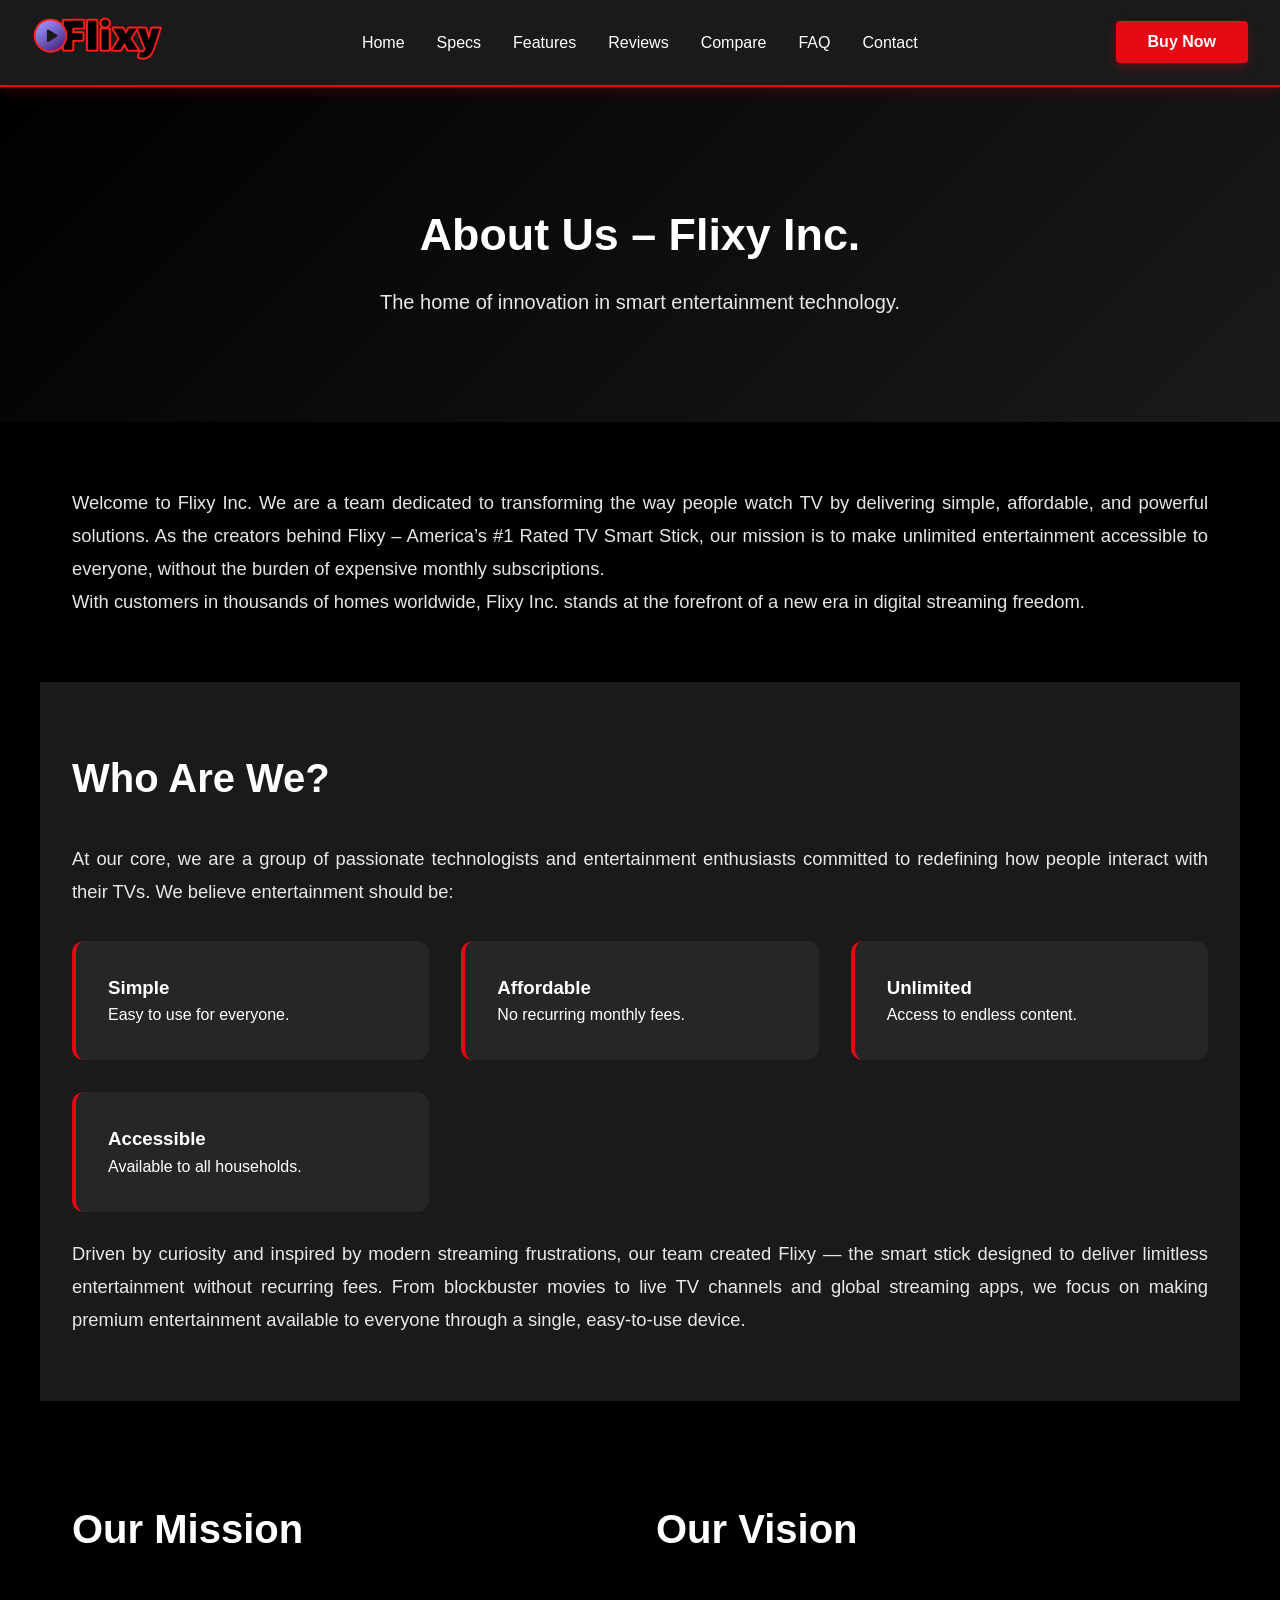
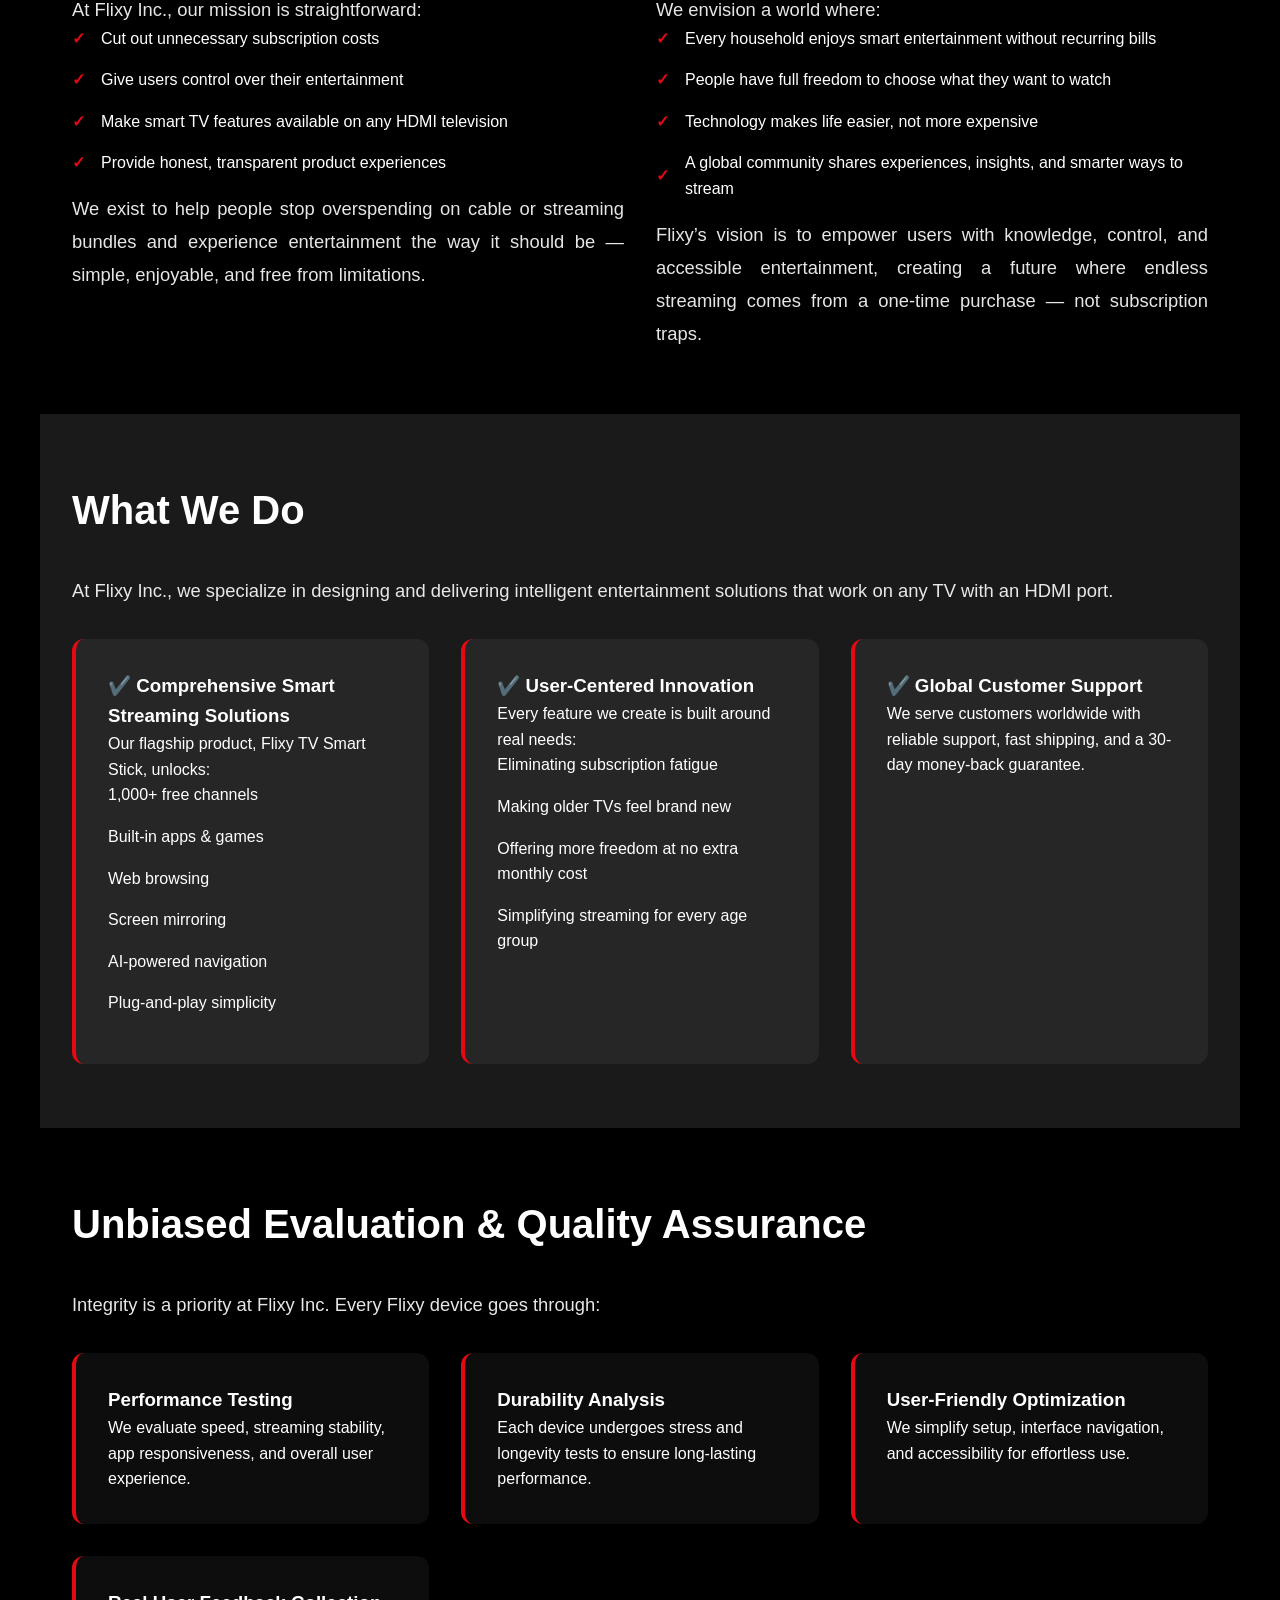
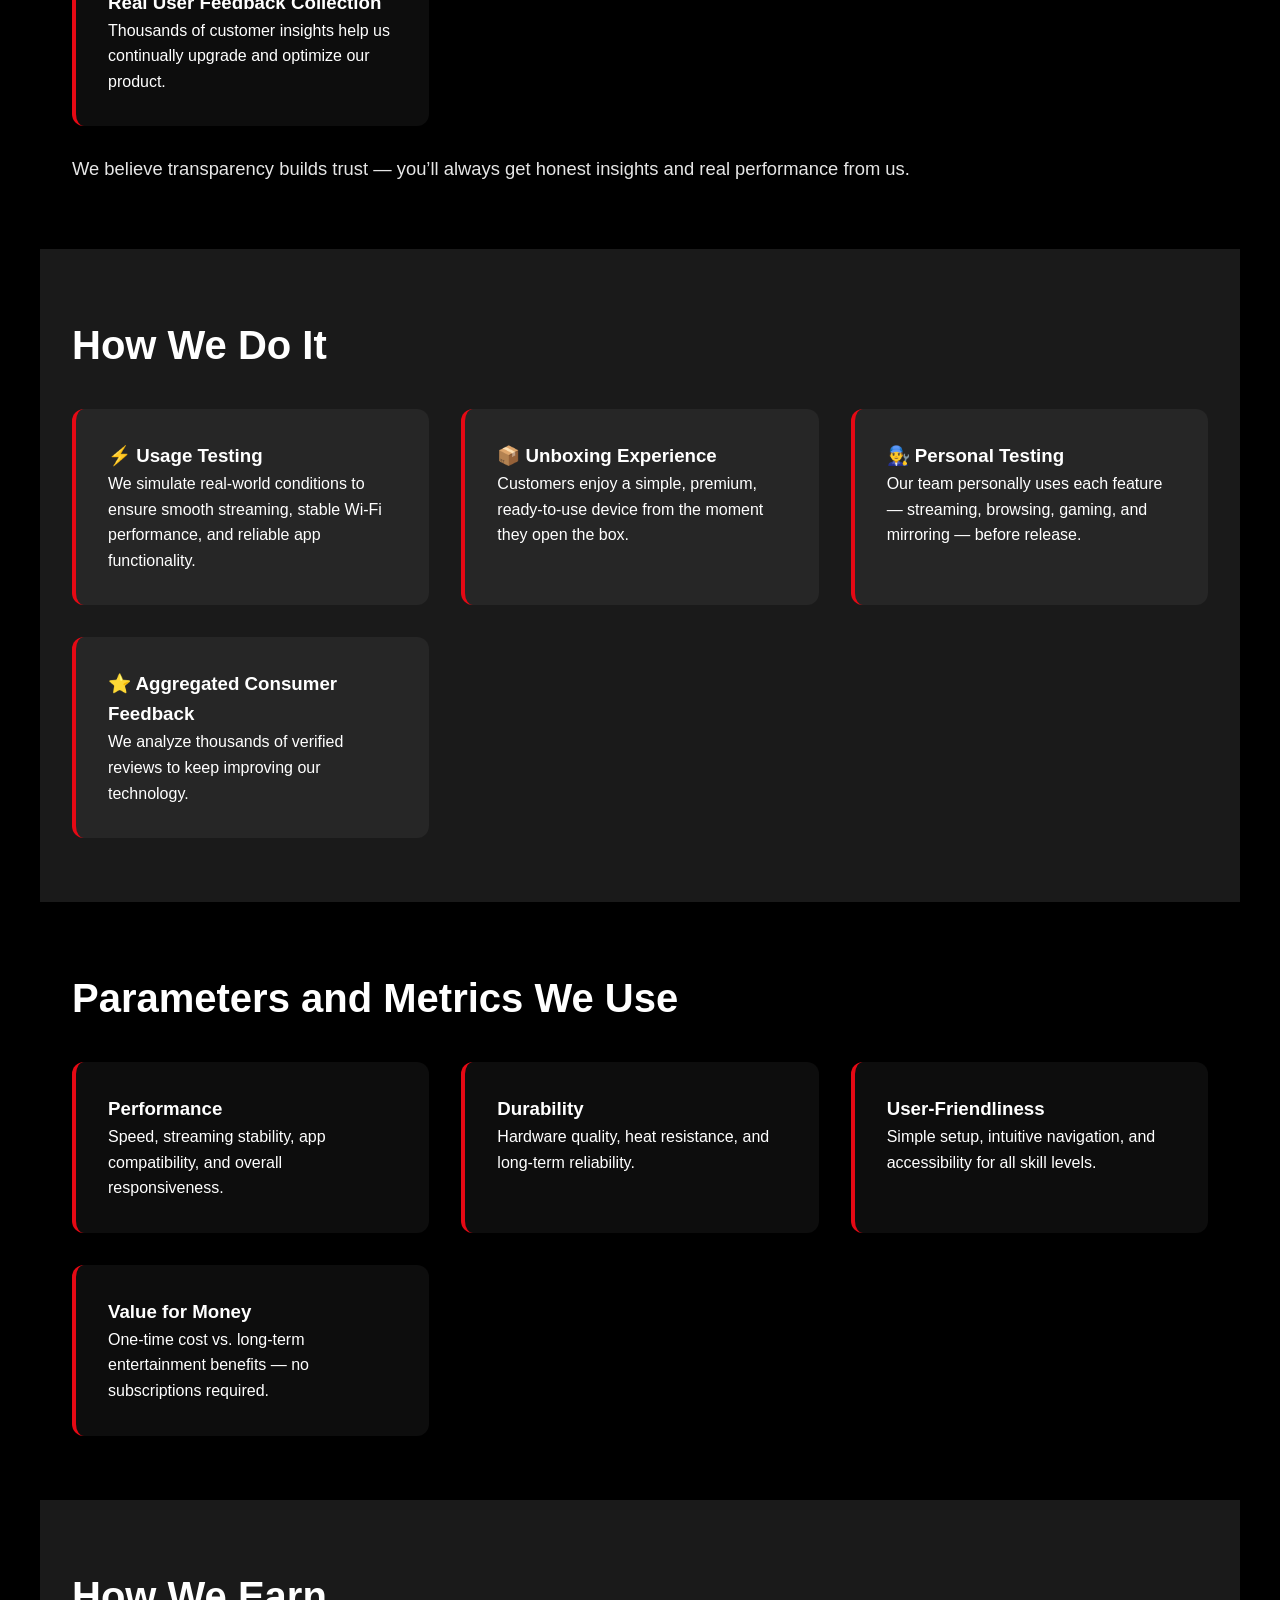
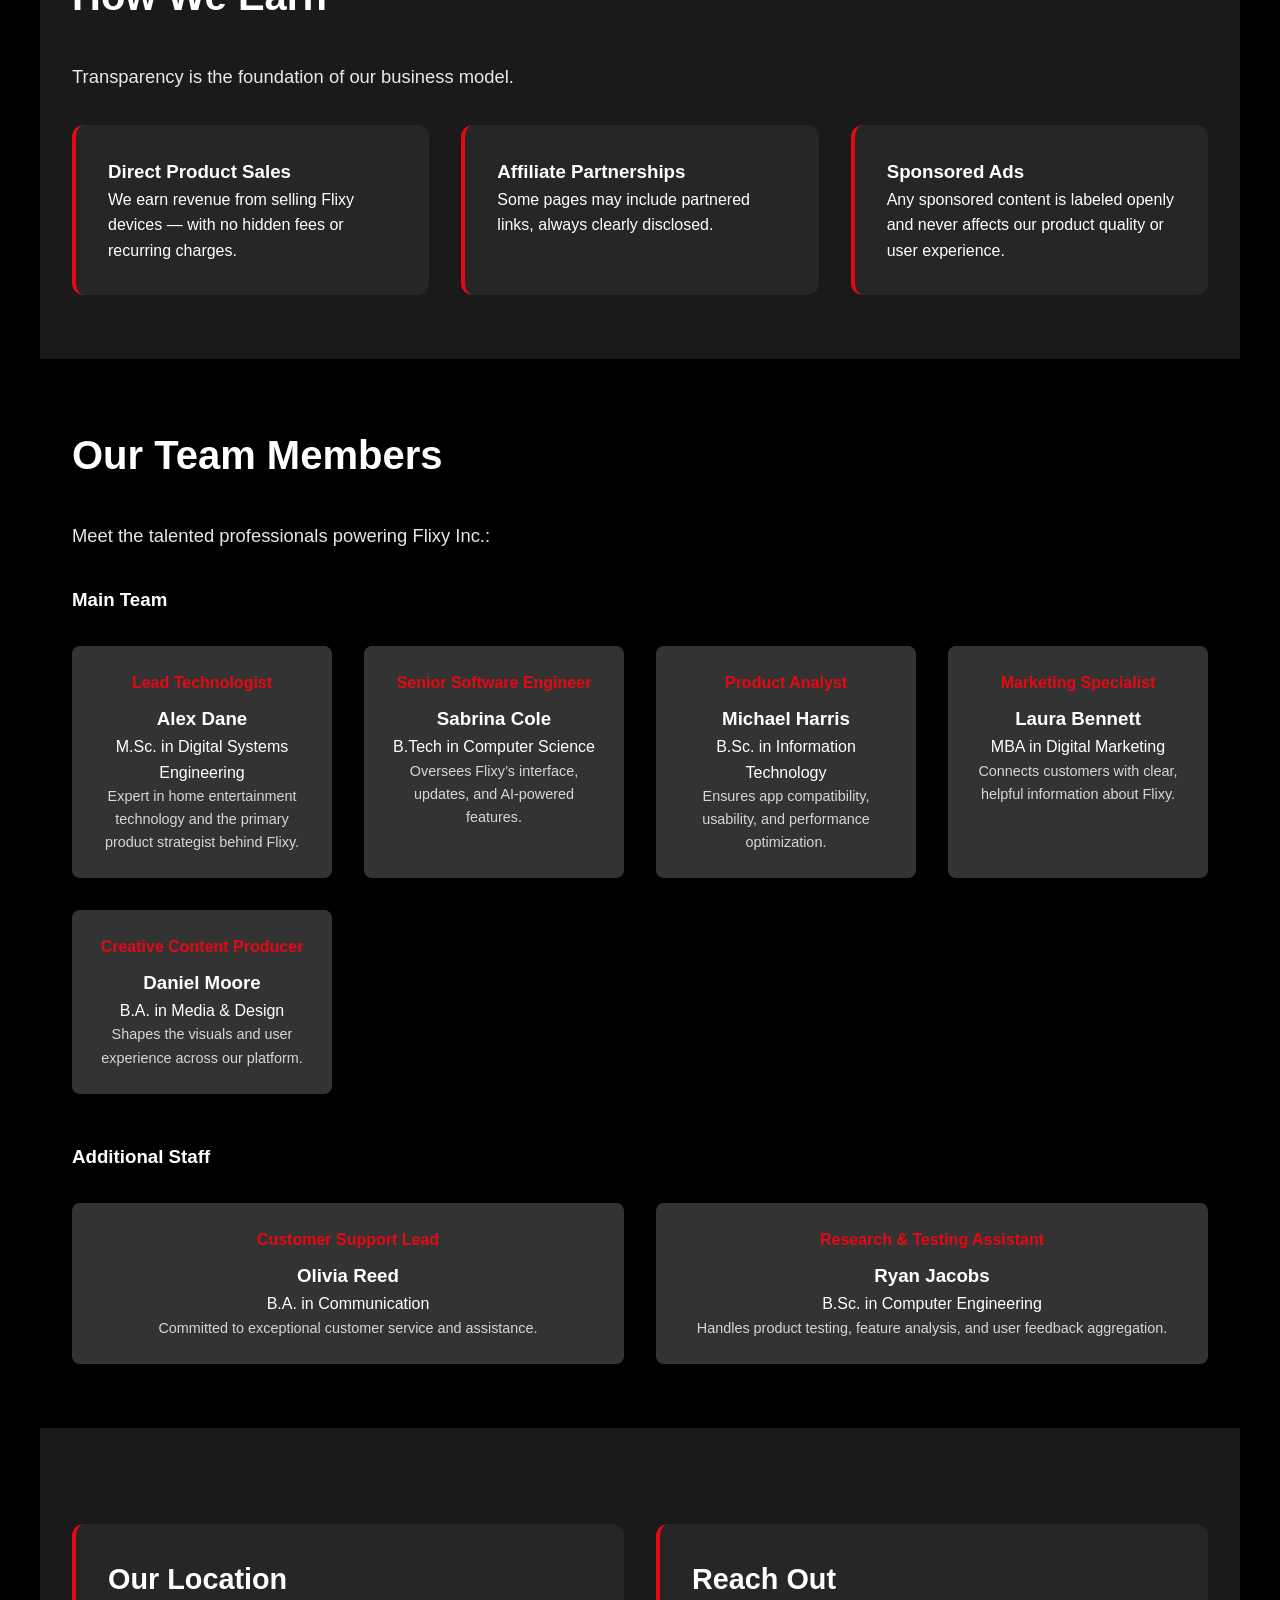
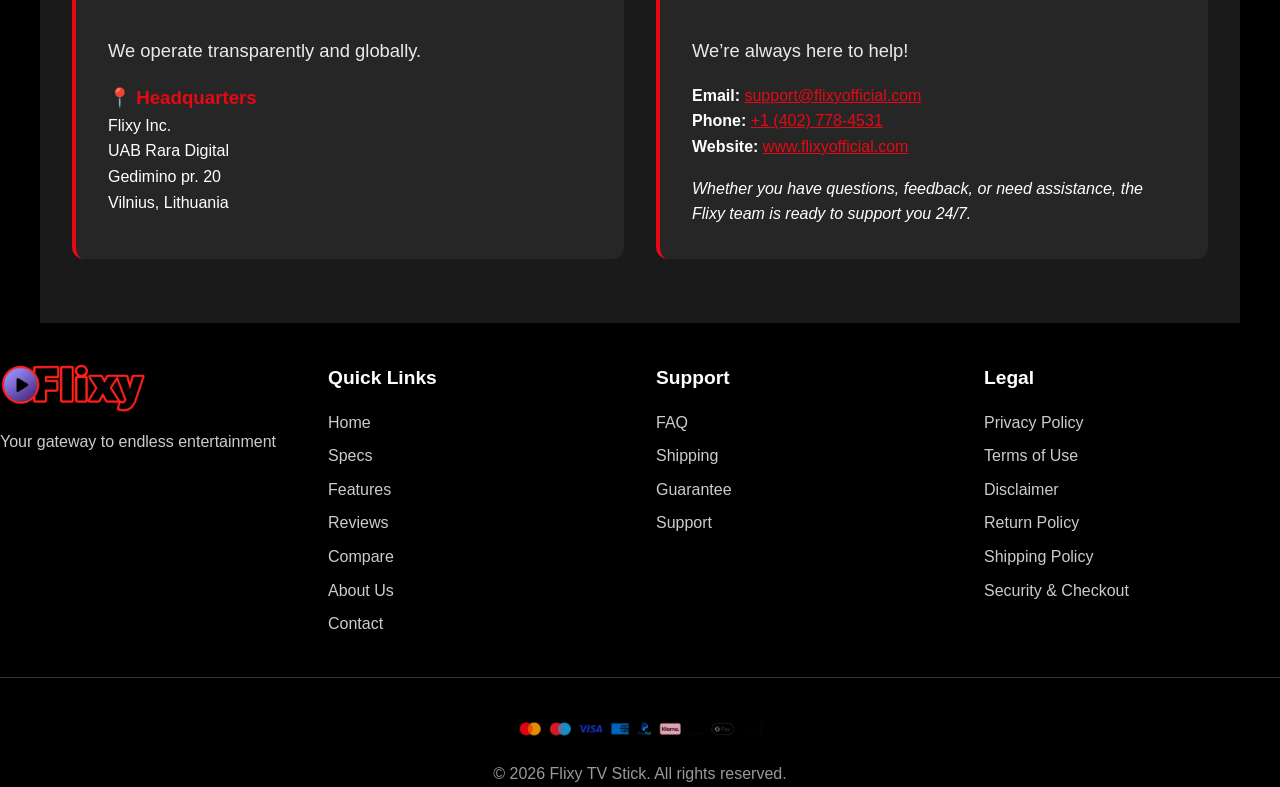
<file: AboutUs.html>
<!DOCTYPE html>
<html lang="en">
  <head>
    <!-- ================== BASIC SEO META ================== -->
    <title>About Us – Flixy Inc. | Innovation in Smart Entertainment</title>

    <meta
      name="description"
      content="Learn about Flixy Inc., the team behind the #1 Rated TV Smart Stick. Our mission is to make unlimited entertainment accessible to everyone without monthly fees."
    />

    <meta
      name="keywords"
      content="About Flixy, Flixy Inc, Flixy mission, smart entertainment, no subscription TV, Flixy team, Flixy vision"
    />

    <meta name="robots" content="index,follow" />
    <meta name="viewport" content="width=device-width, initial-scale=1" />
    <meta charset="UTF-8" />

    <!-- Canonical URL -->
    <link rel="canonical" href="https://www.flixyofficial.com/AboutUs.html" />

    <!-- ================ OPEN GRAPH (FACEBOOK & SOCIAL) ================ -->
    <meta property="og:type" content="website" />
    <meta property="og:title" content="About Us – Flixy Inc." />
    <meta
      property="og:description"
      content="We are dedicated to transforming the way people watch TV by delivering simple, affordable, and powerful solutions without monthly subscriptions."
    />
    <meta
      property="og:url"
      content="https://www.flixyofficial.com/AboutUs.html"
    />
    <meta
      property="og:image"
      content="https://www.flixyofficial.com/Images/Hero/productImage.png"
    />
    <meta property="og:site_name" content="Flixy" />
    <meta property="og:locale" content="en_US" />

    <!-- ================== TWITTER CARD ================== -->
    <meta name="twitter:card" content="summary_large_image" />
    <meta name="twitter:title" content="About Us – Flixy Inc." />
    <meta
      name="twitter:description"
      content="Discover the story behind Flixy TV Stick and our mission to provide free, unlimited entertainment for everyone."
    />
    <meta
      name="twitter:image"
      content="https://www.flixyofficial.com/Images/Hero/productImage.png"
    />

    <link rel="stylesheet" href="styles.css" />
    <style>
      /* Inline styles for About Us specific layout, to be moved to styles.css later if needed */
      .about-hero {
        padding: 8rem 2rem 4rem;
        background: linear-gradient(
          135deg,
          var(--primary-black) 0%,
          var(--deep-charcoal) 100%
        );
        text-align: center;
      }

      .about-section {
        padding: 4rem 2rem;
        max-width: 1200px;
        margin: 0 auto;
      }

      .about-grid {
        display: grid;
        grid-template-columns: repeat(auto-fit, minmax(300px, 1fr));
        gap: 2rem;
        margin-top: 2rem;
      }

      .about-card {
        background: rgba(255, 255, 255, 0.05);
        padding: 2rem;
        border-radius: 12px;
        border-left: 4px solid var(--netflix-red);
      }

      .team-grid {
        display: grid;
        grid-template-columns: repeat(auto-fit, minmax(250px, 1fr));
        gap: 2rem;
        margin-top: 2rem;
      }

      .team-member {
        background: var(--soft-graphite);
        padding: 1.5rem;
        border-radius: 8px;
        text-align: center;
        transition: transform 0.3s ease;
      }

      .team-member:hover {
        transform: translateY(-5px);
      }

      .team-role {
        color: var(--netflix-red);
        font-weight: 600;
        margin-bottom: 0.5rem;
        display: block;
      }

      .value-list {
        list-style: none;
        padding: 0;
        text-align: left;
      }

      .value-list li {
        margin-bottom: 1rem;
        display: flex;
        align-items: center;
        gap: 1rem;
      }

      .value-icon {
        color: var(--netflix-red);
        font-weight: bold;
      }
    </style>
  </head>
  <body>
    <!-- Sticky Navbar -->
    <nav class="navbar">
      <div class="nav-container">
        <div class="nav-logo">
          <a href="index.html">
            <img
              src="Images/Hero/logo.png"
              alt="Flixy TV Stick Logo"
              class="logo-img"
            />
          </a>
        </div>
        <button class="nav-toggle" aria-label="Toggle navigation">
          <span></span>
          <span></span>
          <span></span>
        </button>
        <div class="nav-links">
          <a href="index.html#home">Home</a>
          <a href="index.html#specs">Specs</a>
          <a href="index.html#key-features">Features</a>
          <a href="index.html#reviews">Reviews</a>
          <a href="index.html#comparison">Compare</a>
          <a href="index.html#faq">FAQ</a>
          <a href="index.html#contact">Contact</a>
        </div>
        <div class="nav-cta">
          <button
            class="buy-btn"
            onclick="window.location.href='http://secureofficialsite.store/buy-flixy'"
          >
            Buy Now
          </button>
        </div>
      </div>
    </nav>

    <!-- Main Content -->
    <main class="main-content">
      <!-- Hero Section -->
      <section class="about-hero">
        <h1 class="hero-title">About Us – Flixy Inc.</h1>
        <p class="hero-subtitle">
          The home of innovation in smart entertainment technology.
        </p>
      </section>

      <!-- Introduction -->
      <section class="about-section">
        <div class="about-content">
          <p class="features-description">
            Welcome to Flixy Inc. We are a team dedicated to transforming the
            way people watch TV by delivering simple, affordable, and powerful
            solutions. As the creators behind Flixy – America’s #1 Rated TV
            Smart Stick, our mission is to make unlimited entertainment
            accessible to everyone, without the burden of expensive monthly
            subscriptions.
          </p>
          <p class="features-description">
            With customers in thousands of homes worldwide, Flixy Inc. stands at
            the forefront of a new era in digital streaming freedom.
          </p>
        </div>
      </section>

      <!-- Who Are We -->
      <section
        class="about-section"
        style="background-color: var(--deep-charcoal)"
      >
        <h2 class="features-title">Who Are We?</h2>
        <p class="features-description">
          At our core, we are a group of passionate technologists and
          entertainment enthusiasts committed to redefining how people interact
          with their TVs. We believe entertainment should be:
        </p>
        <div class="about-grid">
          <div class="about-card">
            <h3>Simple</h3>
            <p>Easy to use for everyone.</p>
          </div>
          <div class="about-card">
            <h3>Affordable</h3>
            <p>No recurring monthly fees.</p>
          </div>
          <div class="about-card">
            <h3>Unlimited</h3>
            <p>Access to endless content.</p>
          </div>
          <div class="about-card">
            <h3>Accessible</h3>
            <p>Available to all households.</p>
          </div>
        </div>
        <br />
        <p class="features-description">
          Driven by curiosity and inspired by modern streaming frustrations, our
          team created Flixy — the smart stick designed to deliver limitless
          entertainment without recurring fees. From blockbuster movies to live
          TV channels and global streaming apps, we focus on making premium
          entertainment available to everyone through a single, easy-to-use
          device.
        </p>
      </section>

      <!-- Mission & Vision -->
      <section class="about-section">
        <div class="about-grid">
          <div class="about-col">
            <h2 class="features-title">Our Mission</h2>
            <p class="features-description">
              At Flixy Inc., our mission is straightforward:
            </p>
            <ul class="value-list">
              <li>
                <span class="value-icon">✓</span> Cut out unnecessary
                subscription costs
              </li>
              <li>
                <span class="value-icon">✓</span> Give users control over their
                entertainment
              </li>
              <li>
                <span class="value-icon">✓</span> Make smart TV features
                available on any HDMI television
              </li>
              <li>
                <span class="value-icon">✓</span> Provide honest, transparent
                product experiences
              </li>
            </ul>
            <p class="features-description">
              We exist to help people stop overspending on cable or streaming
              bundles and experience entertainment the way it should be —
              simple, enjoyable, and free from limitations.
            </p>
          </div>
          <div class="about-col">
            <h2 class="features-title">Our Vision</h2>
            <p class="features-description">We envision a world where:</p>
            <ul class="value-list">
              <li>
                <span class="value-icon">✓</span> Every household enjoys smart
                entertainment without recurring bills
              </li>
              <li>
                <span class="value-icon">✓</span> People have full freedom to
                choose what they want to watch
              </li>
              <li>
                <span class="value-icon">✓</span> Technology makes life easier,
                not more expensive
              </li>
              <li>
                <span class="value-icon">✓</span> A global community shares
                experiences, insights, and smarter ways to stream
              </li>
            </ul>
            <p class="features-description">
              Flixy’s vision is to empower users with knowledge, control, and
              accessible entertainment, creating a future where endless
              streaming comes from a one-time purchase — not subscription traps.
            </p>
          </div>
        </div>
      </section>

      <!-- What We Do -->
      <section
        class="about-section"
        style="background-color: var(--deep-charcoal)"
      >
        <h2 class="features-title">What We Do</h2>
        <p class="features-description">
          At Flixy Inc., we specialize in designing and delivering intelligent
          entertainment solutions that work on any TV with an HDMI port.
        </p>

        <div class="about-grid">
          <div class="about-card">
            <h3>✔️ Comprehensive Smart Streaming Solutions</h3>
            <p>Our flagship product, Flixy TV Smart Stick, unlocks:</p>
            <ul class="value-list">
              <li>1,000+ free channels</li>
              <li>Built-in apps & games</li>
              <li>Web browsing</li>
              <li>Screen mirroring</li>
              <li>AI-powered navigation</li>
              <li>Plug-and-play simplicity</li>
            </ul>
          </div>
          <div class="about-card">
            <h3>✔️ User-Centered Innovation</h3>
            <p>Every feature we create is built around real needs:</p>
            <ul class="value-list">
              <li>Eliminating subscription fatigue</li>
              <li>Making older TVs feel brand new</li>
              <li>Offering more freedom at no extra monthly cost</li>
              <li>Simplifying streaming for every age group</li>
            </ul>
          </div>
          <div class="about-card">
            <h3>✔️ Global Customer Support</h3>
            <p>
              We serve customers worldwide with reliable support, fast shipping,
              and a 30-day money-back guarantee.
            </p>
          </div>
        </div>
      </section>

      <!-- Quality Assurance -->
      <section class="about-section">
        <h2 class="features-title">Unbiased Evaluation & Quality Assurance</h2>
        <p class="features-description">
          Integrity is a priority at Flixy Inc. Every Flixy device goes through:
        </p>

        <div class="about-grid">
          <div class="about-card">
            <h3>Performance Testing</h3>
            <p>
              We evaluate speed, streaming stability, app responsiveness, and
              overall user experience.
            </p>
          </div>
          <div class="about-card">
            <h3>Durability Analysis</h3>
            <p>
              Each device undergoes stress and longevity tests to ensure
              long-lasting performance.
            </p>
          </div>
          <div class="about-card">
            <h3>User-Friendly Optimization</h3>
            <p>
              We simplify setup, interface navigation, and accessibility for
              effortless use.
            </p>
          </div>
          <div class="about-card">
            <h3>Real User Feedback Collection</h3>
            <p>
              Thousands of customer insights help us continually upgrade and
              optimize our product.
            </p>
          </div>
        </div>
        <br />
        <p class="features-description">
          We believe transparency builds trust — you’ll always get honest
          insights and real performance from us.
        </p>
      </section>

      <!-- How We Do It -->
      <section
        class="about-section"
        style="background-color: var(--deep-charcoal)"
      >
        <h2 class="features-title">How We Do It</h2>
        <div class="about-grid">
          <div class="about-card">
            <h3>⚡ Usage Testing</h3>
            <p>
              We simulate real-world conditions to ensure smooth streaming,
              stable Wi-Fi performance, and reliable app functionality.
            </p>
          </div>
          <div class="about-card">
            <h3>📦 Unboxing Experience</h3>
            <p>
              Customers enjoy a simple, premium, ready-to-use device from the
              moment they open the box.
            </p>
          </div>
          <div class="about-card">
            <h3>👨‍🔧 Personal Testing</h3>
            <p>
              Our team personally uses each feature — streaming, browsing,
              gaming, and mirroring — before release.
            </p>
          </div>
          <div class="about-card">
            <h3>⭐ Aggregated Consumer Feedback</h3>
            <p>
              We analyze thousands of verified reviews to keep improving our
              technology.
            </p>
          </div>
        </div>
      </section>

      <!-- Parameters & Metrics -->
      <section class="about-section">
        <h2 class="features-title">Parameters and Metrics We Use</h2>
        <div class="about-grid">
          <div class="about-card">
            <h3>Performance</h3>
            <p>
              Speed, streaming stability, app compatibility, and overall
              responsiveness.
            </p>
          </div>
          <div class="about-card">
            <h3>Durability</h3>
            <p>Hardware quality, heat resistance, and long-term reliability.</p>
          </div>
          <div class="about-card">
            <h3>User-Friendliness</h3>
            <p>
              Simple setup, intuitive navigation, and accessibility for all
              skill levels.
            </p>
          </div>
          <div class="about-card">
            <h3>Value for Money</h3>
            <p>
              One-time cost vs. long-term entertainment benefits — no
              subscriptions required.
            </p>
          </div>
        </div>
      </section>

      <!-- How We Earn -->
      <section
        class="about-section"
        style="background-color: var(--deep-charcoal)"
      >
        <h2 class="features-title">How We Earn</h2>
        <p class="features-description">
          Transparency is the foundation of our business model.
        </p>
        <div class="about-grid">
          <div class="about-card">
            <h3>Direct Product Sales</h3>
            <p>
              We earn revenue from selling Flixy devices — with no hidden fees
              or recurring charges.
            </p>
          </div>
          <div class="about-card">
            <h3>Affiliate Partnerships</h3>
            <p>
              Some pages may include partnered links, always clearly disclosed.
            </p>
          </div>
          <div class="about-card">
            <h3>Sponsored Ads</h3>
            <p>
              Any sponsored content is labeled openly and never affects our
              product quality or user experience.
            </p>
          </div>
        </div>
      </section>

      <!-- Team -->
      <section class="about-section">
        <h2 class="features-title">Our Team Members</h2>
        <p class="features-description">
          Meet the talented professionals powering Flixy Inc.:
        </p>

        <h3 style="color: var(--clean-white); margin-top: 2rem">Main Team</h3>
        <div class="team-grid">
          <div class="team-member">
            <span class="team-role">Lead Technologist</span>
            <h3>Alex Dane</h3>
            <p>M.Sc. in Digital Systems Engineering</p>
            <p style="font-size: 0.9rem; opacity: 0.8">
              Expert in home entertainment technology and the primary product
              strategist behind Flixy.
            </p>
          </div>
          <div class="team-member">
            <span class="team-role">Senior Software Engineer</span>
            <h3>Sabrina Cole</h3>
            <p>B.Tech in Computer Science</p>
            <p style="font-size: 0.9rem; opacity: 0.8">
              Oversees Flixy’s interface, updates, and AI-powered features.
            </p>
          </div>
          <div class="team-member">
            <span class="team-role">Product Analyst</span>
            <h3>Michael Harris</h3>
            <p>B.Sc. in Information Technology</p>
            <p style="font-size: 0.9rem; opacity: 0.8">
              Ensures app compatibility, usability, and performance
              optimization.
            </p>
          </div>
          <div class="team-member">
            <span class="team-role">Marketing Specialist</span>
            <h3>Laura Bennett</h3>
            <p>MBA in Digital Marketing</p>
            <p style="font-size: 0.9rem; opacity: 0.8">
              Connects customers with clear, helpful information about Flixy.
            </p>
          </div>
          <div class="team-member">
            <span class="team-role">Creative Content Producer</span>
            <h3>Daniel Moore</h3>
            <p>B.A. in Media & Design</p>
            <p style="font-size: 0.9rem; opacity: 0.8">
              Shapes the visuals and user experience across our platform.
            </p>
          </div>
        </div>

        <h3 style="color: var(--clean-white); margin-top: 3rem">
          Additional Staff
        </h3>
        <div class="team-grid">
          <div class="team-member">
            <span class="team-role">Customer Support Lead</span>
            <h3>Olivia Reed</h3>
            <p>B.A. in Communication</p>
            <p style="font-size: 0.9rem; opacity: 0.8">
              Committed to exceptional customer service and assistance.
            </p>
          </div>
          <div class="team-member">
            <span class="team-role">Research & Testing Assistant</span>
            <h3>Ryan Jacobs</h3>
            <p>B.Sc. in Computer Engineering</p>
            <p style="font-size: 0.9rem; opacity: 0.8">
              Handles product testing, feature analysis, and user feedback
              aggregation.
            </p>
          </div>
        </div>
      </section>

      <!-- Location & Contact -->
      <section
        class="about-section"
        style="background-color: var(--deep-charcoal)"
      >
        <div class="about-grid">
          <div class="about-card">
            <h2 class="features-title" style="font-size: 1.8rem">
              Our Location
            </h2>
            <p class="features-description">
              We operate transparently and globally.
            </p>
            <div style="margin-top: 1rem">
              <h3 style="color: var(--netflix-red)">📍 Headquarters</h3>
              <p>Flixy Inc.</p>
              <p>UAB Rara Digital</p>
              <p>Gedimino pr. 20</p>
              <p>Vilnius, Lithuania</p>
            </div>
          </div>
          <div class="about-card">
            <h2 class="features-title" style="font-size: 1.8rem">Reach Out</h2>
            <p class="features-description">We’re always here to help!</p>
            <div style="margin-top: 1rem">
              <p>
                <strong>Email:</strong>
                <a
                  href="mailto:support@flixyofficial.com"
                  style="color: var(--netflix-red)"
                  >support@flixyofficial.com</a
                >
              </p>
              <p>
                <strong>Phone:</strong>
                <a href="tel:+14027784531" style="color: var(--netflix-red)"
                  >+1 (402) 778-4531</a
                >
              </p>
              <p>
                <strong>Website:</strong>
                <a
                  href="https://www.flixyofficial.com"
                  style="color: var(--netflix-red)"
                  >www.flixyofficial.com</a
                >
              </p>
              <p style="margin-top: 1rem; font-style: italic">
                Whether you have questions, feedback, or need assistance, the
                Flixy team is ready to support you 24/7.
              </p>
            </div>
          </div>
        </div>
      </section>
    </main>

    <!-- Footer -->
    <footer class="footer">
      <div class="footer-container">
        <div class="footer-section">
          <img
            src="Images/Hero/logo.png"
            alt="Flixy TV Stick Logo"
            class="footer-logo-img"
          />
          <p>Your gateway to endless entertainment</p>
        </div>
        <div class="footer-section">
          <h4>Quick Links</h4>
          <ul>
            <li><a href="index.html#home">Home</a></li>
            <li><a href="index.html#specs">Specs</a></li>
            <li><a href="index.html#key-features">Features</a></li>
            <li><a href="index.html#reviews">Reviews</a></li>
            <li><a href="index.html#comparison">Compare</a></li>
            <li><a href="AboutUs.html">About Us</a></li>
            <li><a href="index.html#contact">Contact</a></li>
          </ul>
        </div>
        <div class="footer-section">
          <h4>Support</h4>
          <ul>
            <li><a href="index.html#faq">FAQ</a></li>
            <li><a href="index.html#shipping">Shipping</a></li>
            <li><a href="index.html#guarantee">Guarantee</a></li>
            <li><a href="index.html#support">Support</a></li>
          </ul>
        </div>
        <div class="footer-section">
          <h4>Legal</h4>
          <ul>
            <li><a href="Privacy%20policy.html">Privacy Policy</a></li>
            <li><a href="Terms%20&%20conditions.html">Terms of Use</a></li>
            <li><a href="Disclaimer.html">Disclaimer</a></li>
            <li><a href="Return%20policy.html">Return Policy</a></li>
            <li><a href="Shipping%20policy.html">Shipping Policy</a></li>
            <li><a href="index.html#security">Security & Checkout</a></li>
          </ul>
        </div>
      </div>
      <div class="footer-bottom">
        <div class="footer-payments">
          <img
            src="Images/payment.png"
            alt="Accepted payment methods including major cards and wallets"
            loading="lazy"
          />
        </div>
        <p>
          &copy; <span id="copyright-year">2026</span> Flixy TV Stick. All
          rights reserved.
        </p>
      </div>
    </footer>

    <!-- Floating Buy Button -->
    <button
      class="floating-buy-btn"
      id="floatingBuyBtn"
      onclick="window.location.href='http://secureofficialsite.store/buy-flixy'"
    >
      <span class="btn-text">Buy Now</span>
      <span class="btn-icon">
        <svg
          xmlns="http://www.w3.org/2000/svg"
          viewBox="0 0 24 24"
          fill="currentColor"
        >
          <path
            d="M7 18c-1.1 0-1.99.9-1.99 2S5.9 22 7 22s2-.9 2-2-.9-2-2-2zM1 2v2h2l3.6 7.59-1.35 2.45c-.16.28-.25.61-.25.96 0 1.1.9 2 2 2h12v-2H7.42c-.14 0-.25-.11-.25-.25l.03-.12.9-1.63h7.45c.75 0 1.41-.41 1.75-1.03l3.58-6.49c.08-.14.12-.31.12-.48 0-.55-.45-1-1-1H5.21l-.94-2H1zm16 16c-1.1 0-1.99.9-1.99 2s.89 2 1.99 2 2-.9 2-2-.9-2-2-2z"
          />
        </svg>
      </span>
    </button>

    <script src="script.js"></script>
  </body>
</html>
</file>
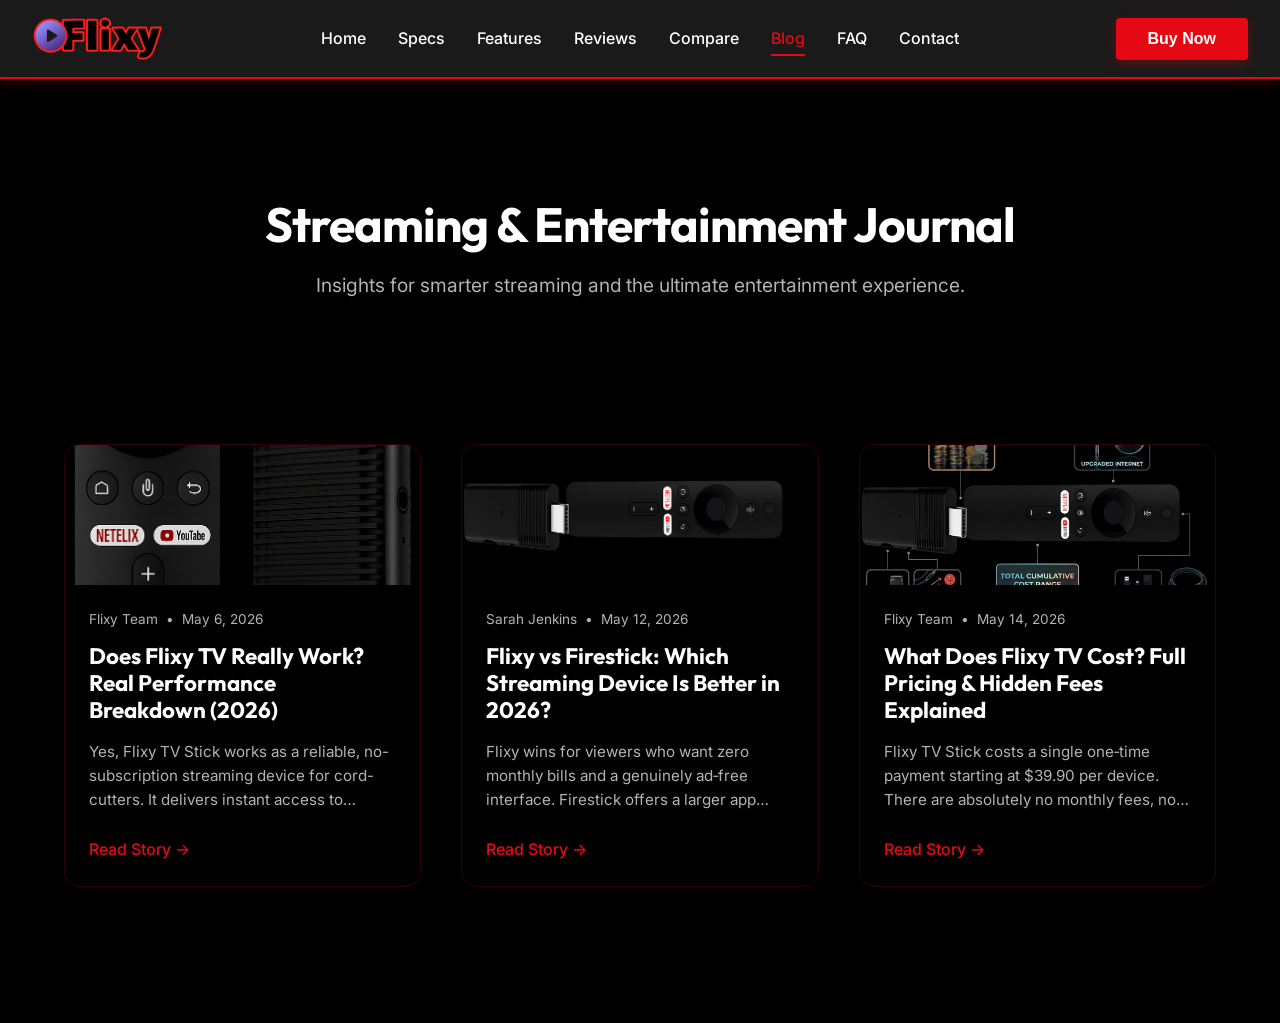
<file: blog.html>
<!doctype html>
<html lang="en">
  <head>
    <meta charset="UTF-8" />
    <meta name="viewport" content="width=device-width, initial-scale=1.0" />
    <title>Streaming & Tech Blog | Flixy TV Stick</title>
    <meta
      name="description"
      content="Explore the latest in streaming tech, entertainment tips, and smart TV insights on the Flixy TV Stick blog."
    />
    <link rel="canonical" href="https://www.flixyofficial.com/blog.html" />
    <!-- CSS -->
    <link rel="stylesheet" href="styles.css" />
    <link rel="stylesheet" href="css/style.css" />
  </head>
  <body>
    <!-- Sticky Navbar -->
    <nav class="navbar">
      <div class="nav-container">
        <div class="nav-logo">
          <img
            src="Images/Hero/logo.png"
            alt="Flixy TV Stick Logo"
            class="logo-img"
          />
        </div>
        <button class="nav-toggle" aria-label="Toggle navigation">
          <span></span>
          <span></span>
          <span></span>
        </button>
        <div class="nav-links">
          <a href="index.html#home">Home</a>
          <a href="index.html#specs">Specs</a>
          <a href="index.html#key-features">Features</a>
          <a href="index.html#reviews">Reviews</a>
          <a href="index.html#comparison">Compare</a>
          <a href="blog.html" class="active">Blog</a>
          <a href="index.html#faq">FAQ</a>
          <a href="index.html#contact">Contact</a>
        </div>
        <div class="nav-cta">
          <button class="buy-btn">Buy Now</button>
        </div>
      </div>
    </nav>

    <!-- Main Content -->
    <main class="main-content">
      <div class="container">
        <header>
          <h1>Streaming & Entertainment Journal</h1>
          <p>
            Insights for smarter streaming and the ultimate entertainment
            experience.
          </p>
        </header>

        <section id="blog-grid" class="blog-grid">
          <!-- Posts will be rendered here by blog.js -->
        </section>
      </div>
    </main>

    <!-- Scripts -->
    <script src="js/posts.js"></script>
    <script src="js/blog.js"></script>
    <script src="script.js"></script>
  </body>
</html>
</file>
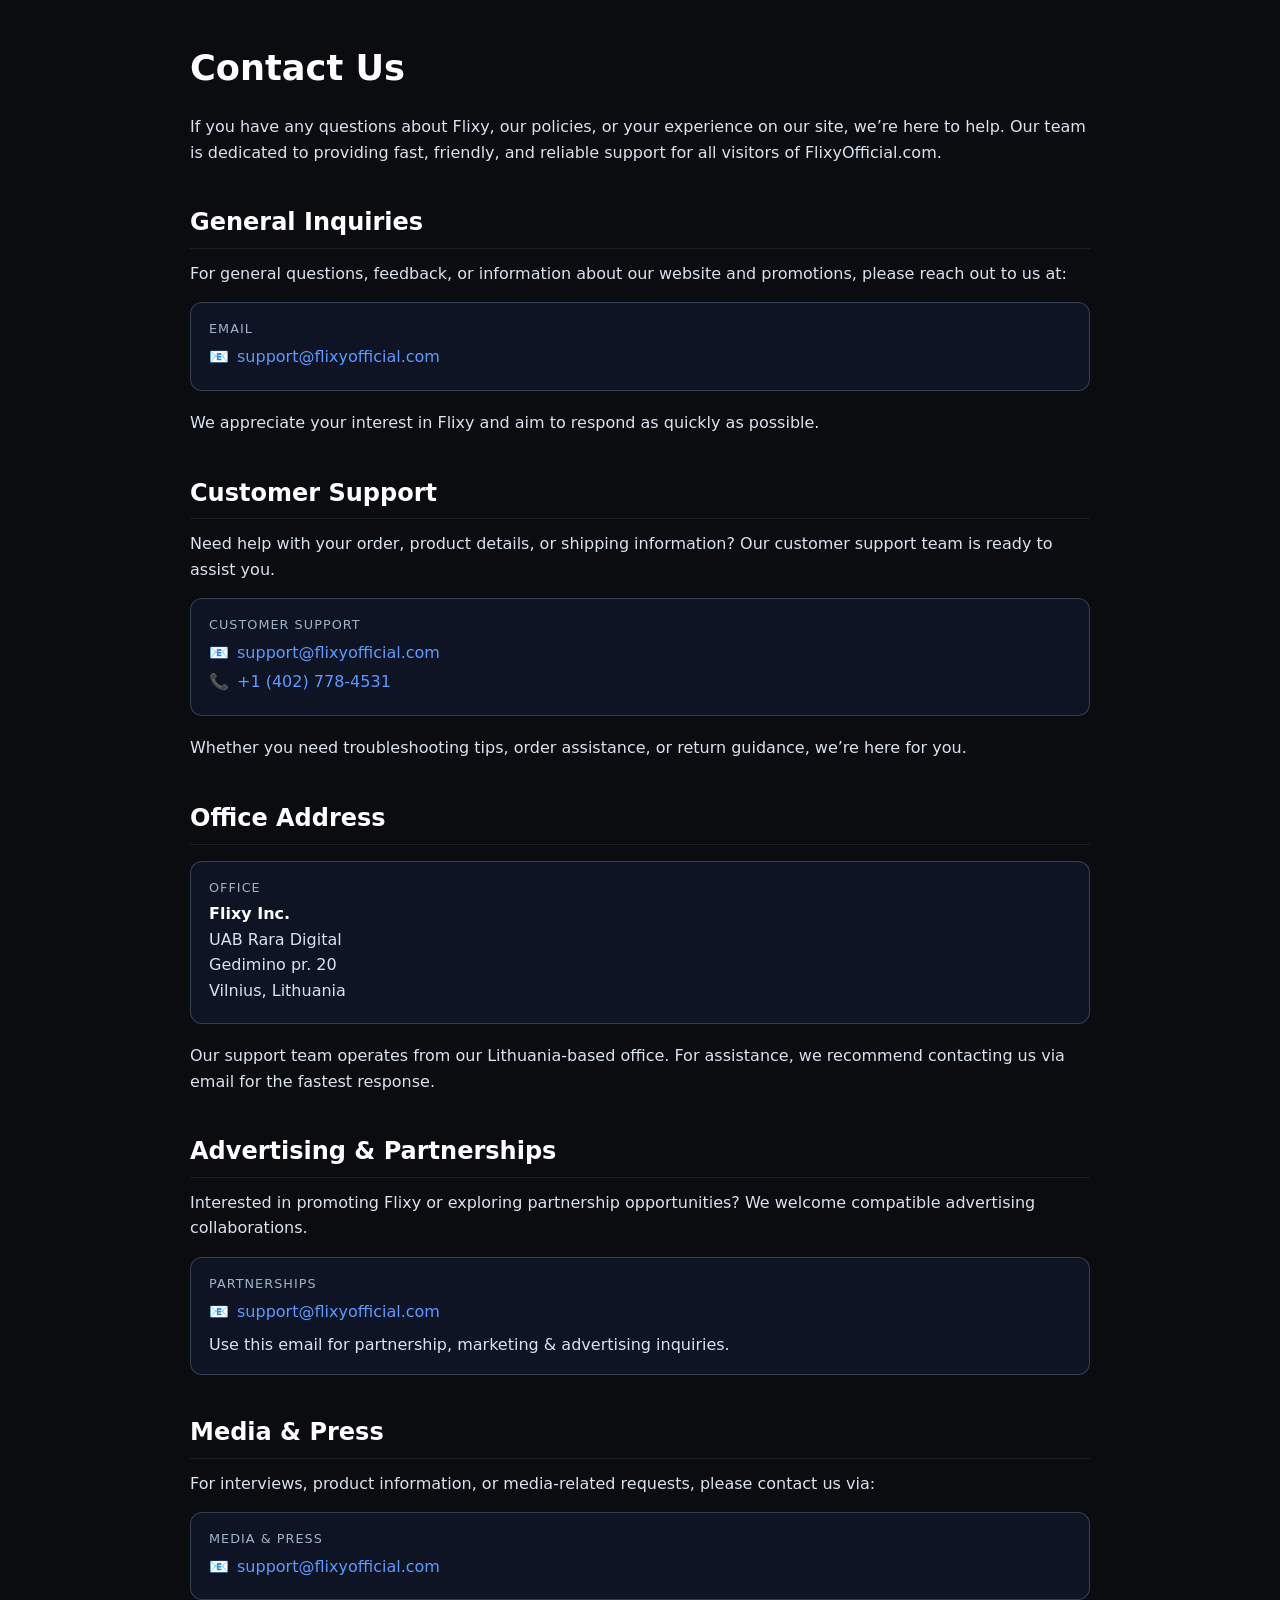
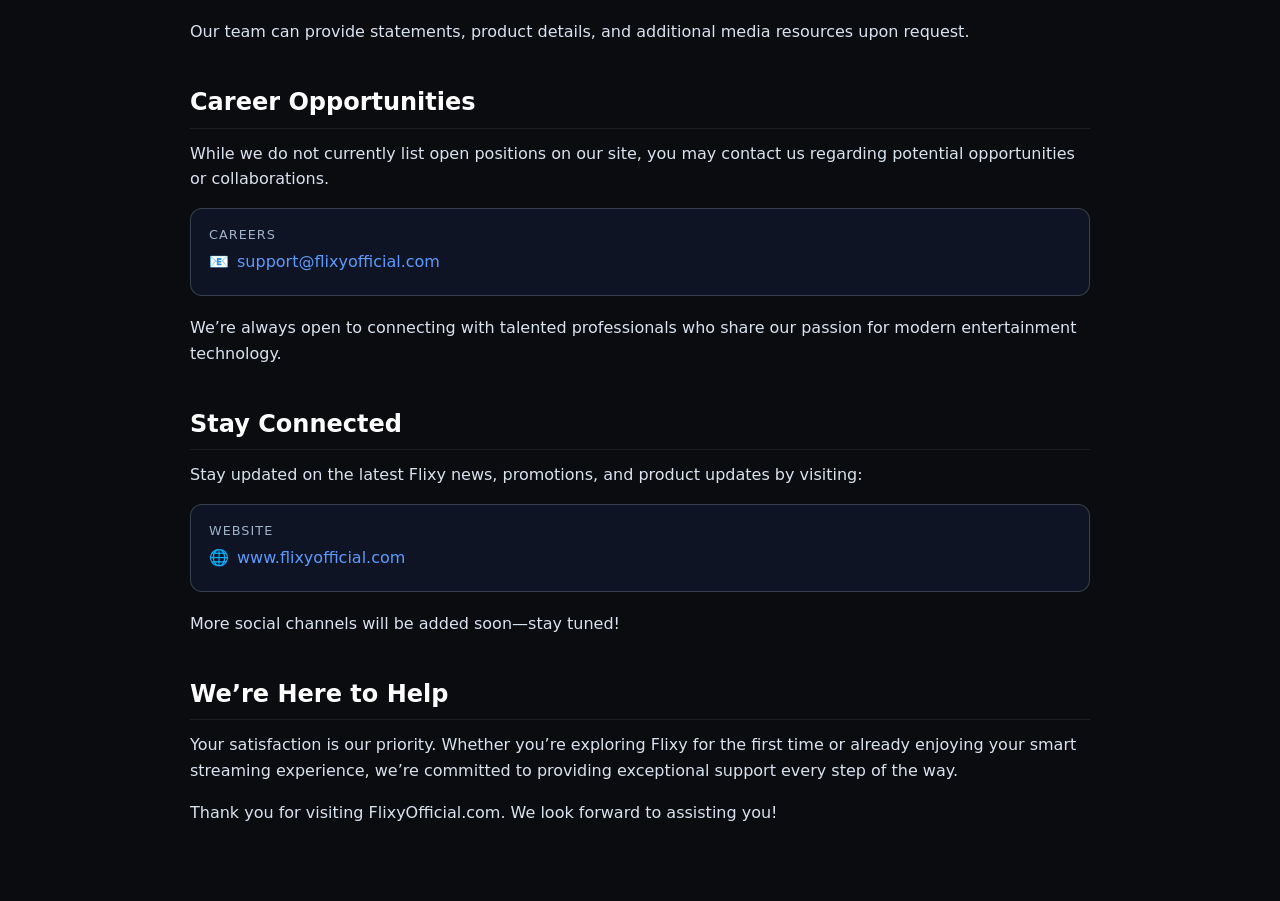
<file: Contact Us.html>
<!DOCTYPE html>
<html lang="en">
  <head>
    <meta charset="UTF-8" />
    <meta name="viewport" content="width=device-width, initial-scale=1.0" />
    <title>Contact Us – Flixy</title>
    <style>
      body {
        font-family: system-ui, -apple-system, BlinkMacSystemFont, "Segoe UI",
          sans-serif;
        line-height: 1.6;
        margin: 0;
        padding: 0;
        background: #0b0c10;
        color: #f5f7fa;
      }
      .page {
        max-width: 900px;
        margin: 0 auto;
        padding: 40px 16px 60px;
      }
      h1,
      h2,
      h3 {
        color: #ffffff;
        margin-top: 1.6em;
        margin-bottom: 0.5em;
      }
      h1 {
        font-size: 2.2rem;
        margin-top: 0;
      }
      h2 {
        font-size: 1.5rem;
        border-bottom: 1px solid rgba(255, 255, 255, 0.08);
        padding-bottom: 0.25em;
      }
      p {
        margin: 0.5em 0 1em;
        color: #d9e2ef;
      }
      ul {
        padding-left: 1.3rem;
        margin: 0.3em 0 1em;
      }
      li {
        margin: 0.25em 0;
      }
      strong {
        color: #ffffff;
      }
      a {
        color: #5b9bff;
        text-decoration: none;
      }
      a:hover {
        text-decoration: underline;
      }
      .contact-block {
        background: rgba(15, 23, 42, 0.8);
        border-radius: 12px;
        padding: 16px 18px;
        margin: 1em 0 1.2em;
        border: 1px solid rgba(148, 163, 184, 0.3);
      }
      .label {
        text-transform: uppercase;
        font-size: 0.8rem;
        letter-spacing: 0.08em;
        color: #9fb3c8;
        margin-bottom: 0.25em;
      }
      .contact-line {
        display: flex;
        align-items: center;
        gap: 8px;
        margin: 0.25em 0;
      }
    </style>
  </head>
  <body>
    <main class="page">
      <h1>Contact Us</h1>

      <p>
        If you have any questions about Flixy, our policies, or your experience
        on our site, we’re here to help. Our team is dedicated to providing
        fast, friendly, and reliable support for all visitors of
        FlixyOfficial.com.
      </p>

      <h2>General Inquiries</h2>
      <p>
        For general questions, feedback, or information about our website and
        promotions, please reach out to us at:
      </p>
      <div class="contact-block">
        <div class="label">Email</div>
        <div class="contact-line">
          <span>📧</span>
          <a href="mailto:support@flixyofficial.com"
            >support@flixyofficial.com</a
          >
        </div>
      </div>
      <p>
        We appreciate your interest in Flixy and aim to respond as quickly as
        possible.
      </p>

      <h2>Customer Support</h2>
      <p>
        Need help with your order, product details, or shipping information? Our
        customer support team is ready to assist you.
      </p>
      <div class="contact-block">
        <div class="label">Customer Support</div>
        <div class="contact-line">
          <span>📧</span>
          <a href="mailto:support@flixyofficial.com"
            >support@flixyofficial.com</a
          >
        </div>
        <div class="contact-line">
          <span>📞</span>
          <a href="tel:+14027784531">+1 (402) 778-4531</a>
        </div>
      </div>
      <p>
        Whether you need troubleshooting tips, order assistance, or return
        guidance, we’re here for you.
      </p>

      <h2>Office Address</h2>
      <div class="contact-block">
        <div class="label">Office</div>
        <p style="margin: 0.2em 0">
          <strong>Flixy Inc.</strong><br />
          UAB Rara Digital<br />
          Gedimino pr. 20<br />
          Vilnius, Lithuania
        </p>
      </div>
      <p>
        Our support team operates from our Lithuania-based office. For
        assistance, we recommend contacting us via email for the fastest
        response.
      </p>

      <h2>Advertising &amp; Partnerships</h2>
      <p>
        Interested in promoting Flixy or exploring partnership opportunities? We
        welcome compatible advertising collaborations.
      </p>
      <div class="contact-block">
        <div class="label">Partnerships</div>
        <div class="contact-line">
          <span>📧</span>
          <a href="mailto:support@flixyofficial.com"
            >support@flixyofficial.com</a
          >
        </div>
        <p style="margin: 0.5em 0 0">
          Use this email for partnership, marketing &amp; advertising inquiries.
        </p>
      </div>

      <h2>Media &amp; Press</h2>
      <p>
        For interviews, product information, or media-related requests, please
        contact us via:
      </p>
      <div class="contact-block">
        <div class="label">Media &amp; Press</div>
        <div class="contact-line">
          <span>📧</span>
          <a href="mailto:support@flixyofficial.com"
            >support@flixyofficial.com</a
          >
        </div>
      </div>
      <p>
        Our team can provide statements, product details, and additional media
        resources upon request.
      </p>

      <h2>Career Opportunities</h2>
      <p>
        While we do not currently list open positions on our site, you may
        contact us regarding potential opportunities or collaborations.
      </p>
      <div class="contact-block">
        <div class="label">Careers</div>
        <div class="contact-line">
          <span>📧</span>
          <a href="mailto:support@flixyofficial.com"
            >support@flixyofficial.com</a
          >
        </div>
      </div>
      <p>
        We’re always open to connecting with talented professionals who share
        our passion for modern entertainment technology.
      </p>

      <h2>Stay Connected</h2>
      <p>
        Stay updated on the latest Flixy news, promotions, and product updates
        by visiting:
      </p>
      <div class="contact-block">
        <div class="label">Website</div>
        <div class="contact-line">
          <span>🌐</span>
          <a
            href="https://www.flixyofficial.com/"
            target="_blank"
            rel="noopener noreferrer"
          >
            www.flixyofficial.com
          </a>
        </div>
      </div>
      <p>More social channels will be added soon—stay tuned!</p>

      <h2>We’re Here to Help</h2>
      <p>
        Your satisfaction is our priority. Whether you’re exploring Flixy for
        the first time or already enjoying your smart streaming experience,
        we’re committed to providing exceptional support every step of the way.
      </p>
      <p>
        Thank you for visiting FlixyOfficial.com. We look forward to assisting
        you!
      </p>
    </main>
  </body>
</html>
</file>
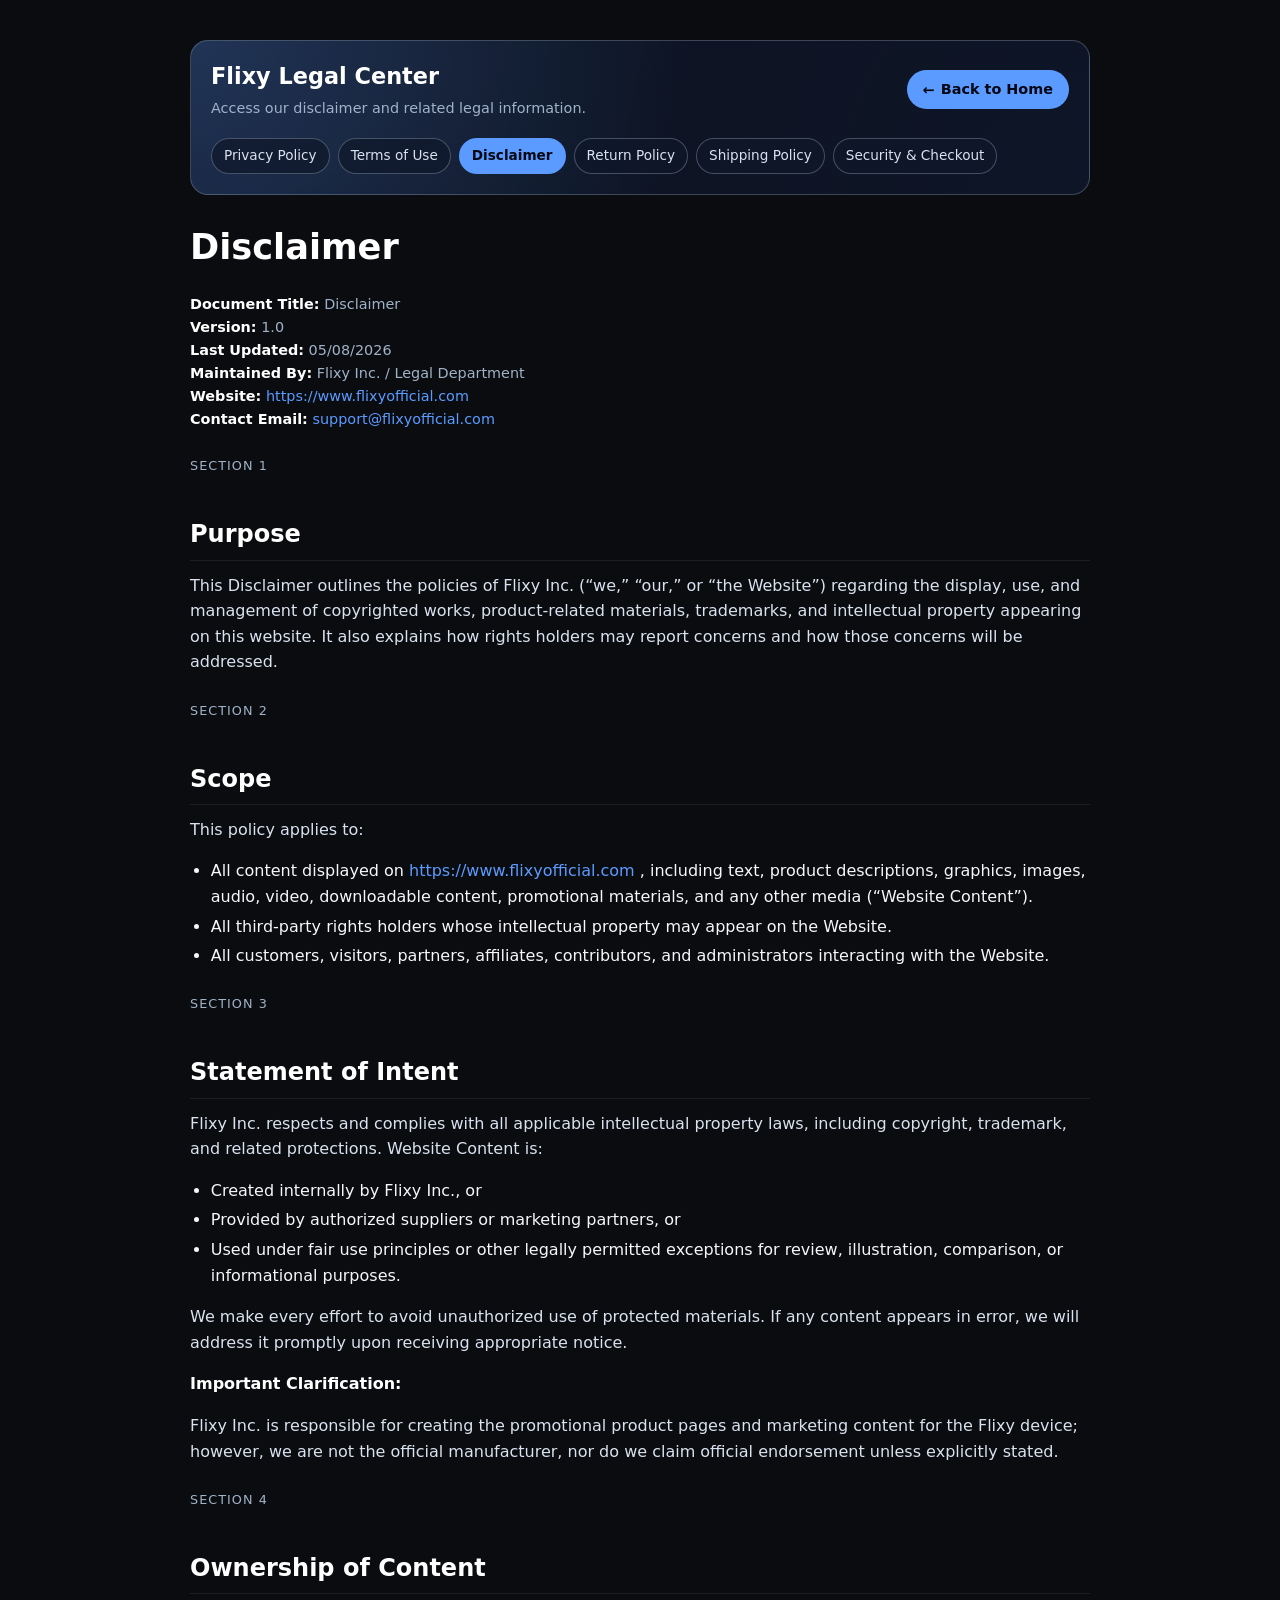
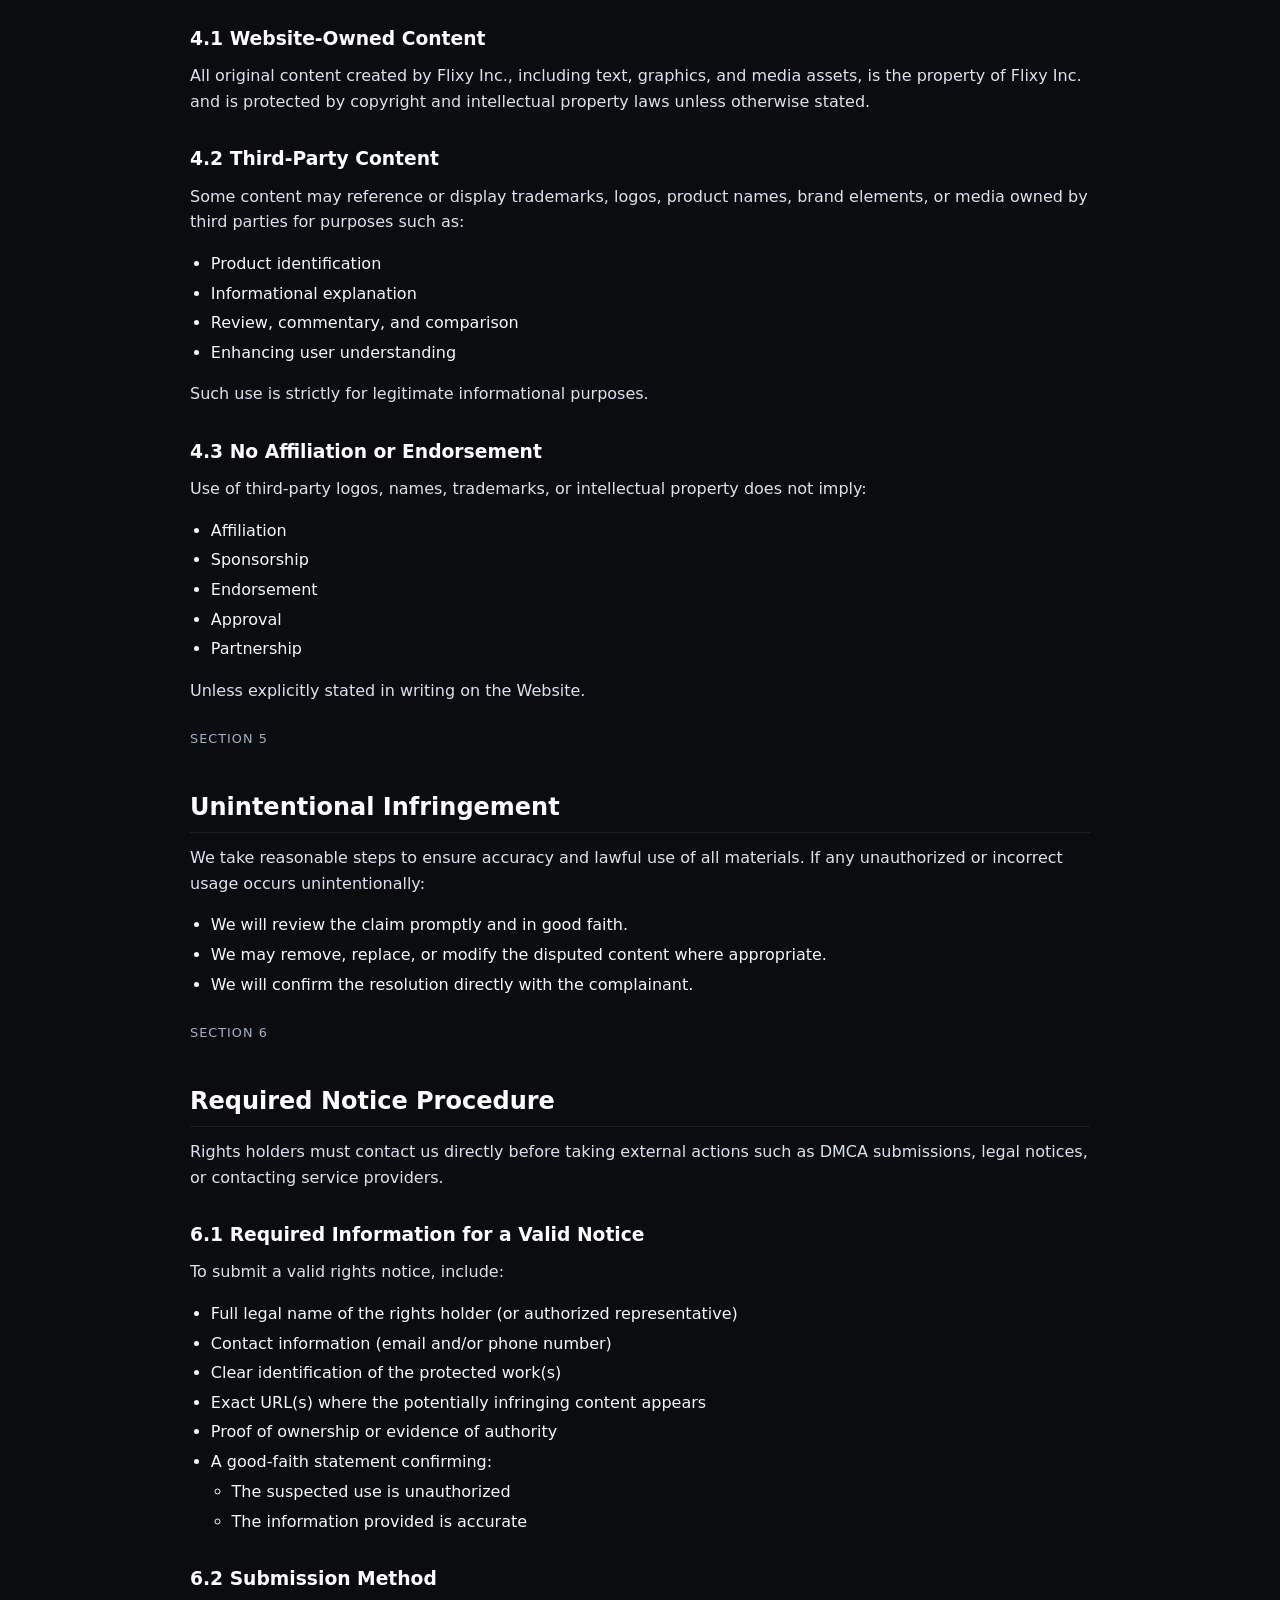
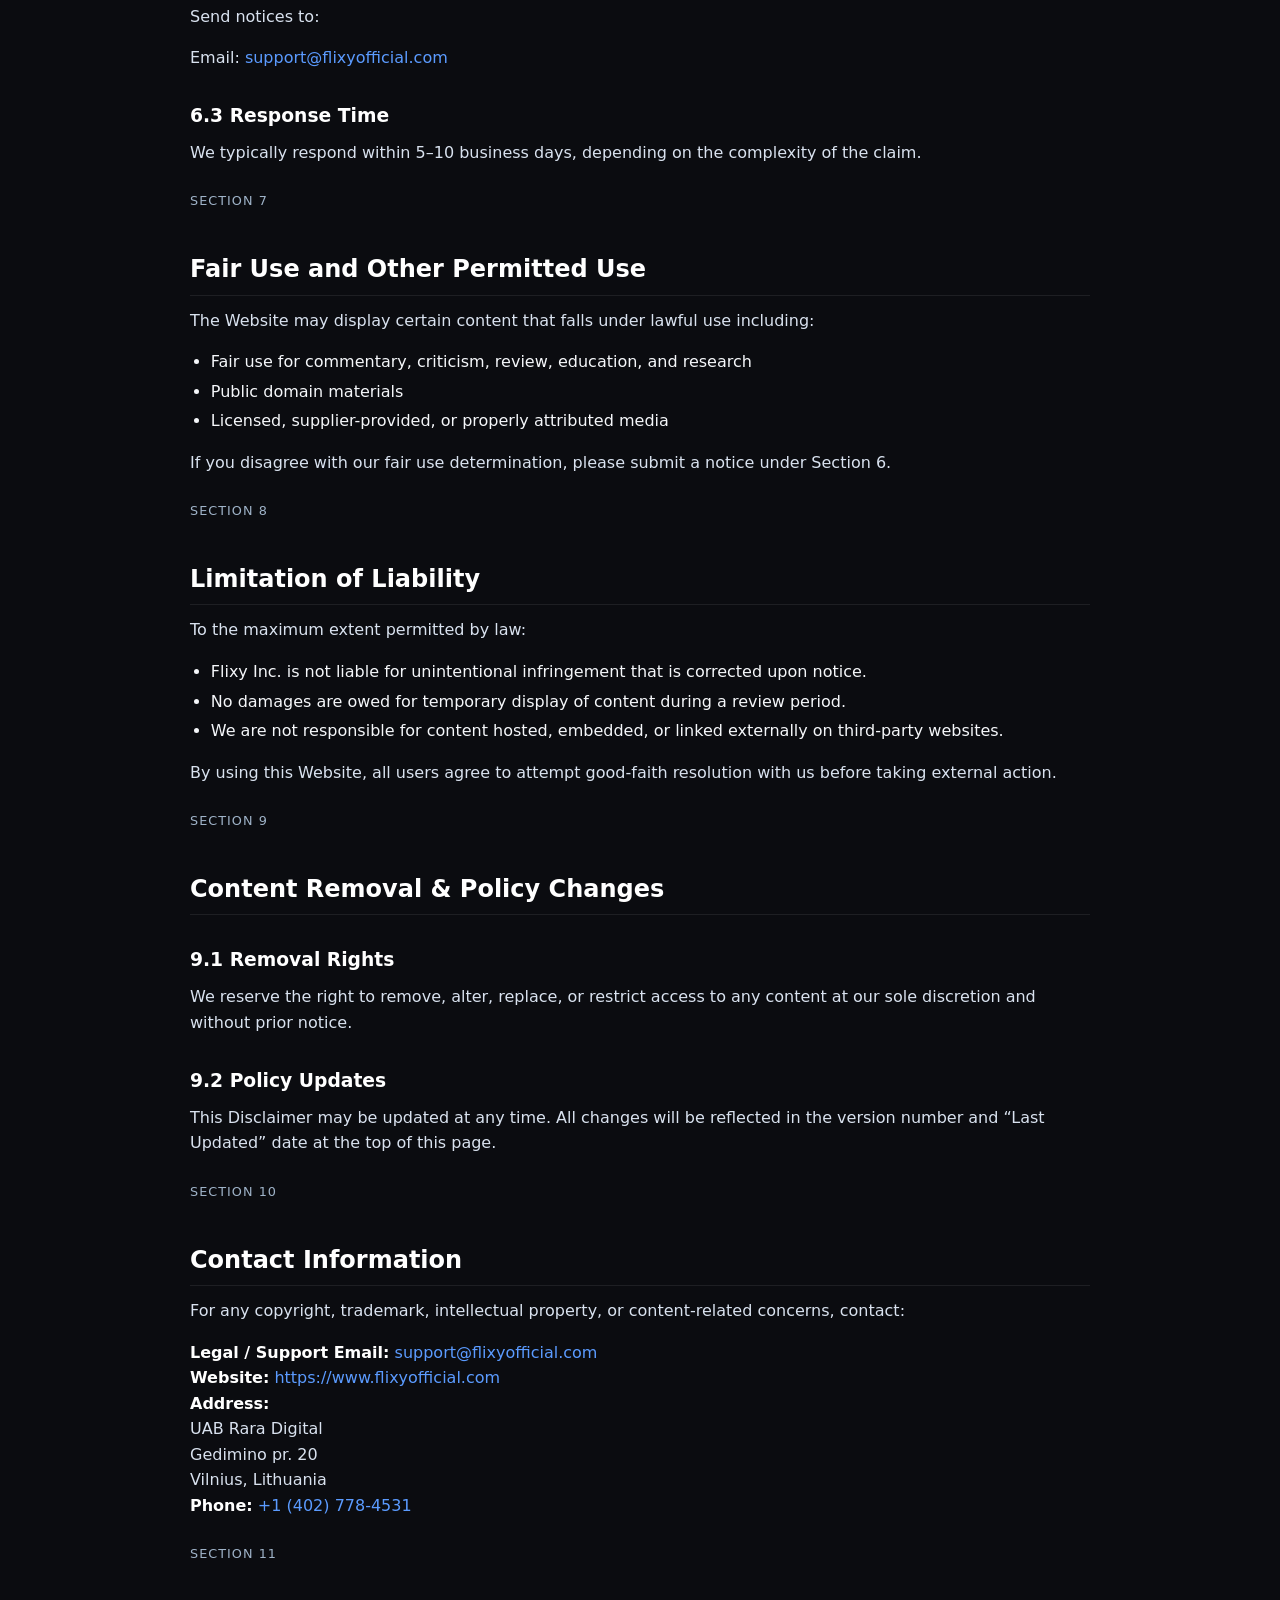
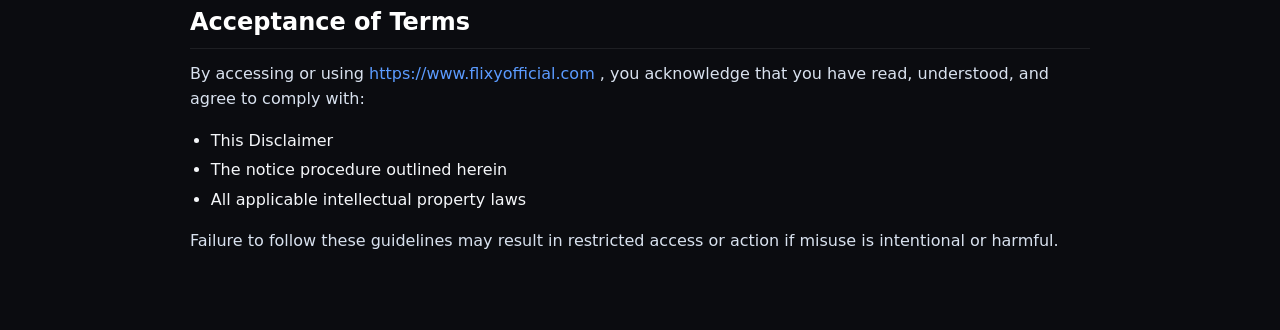
<file: Disclaimer.html>
<!DOCTYPE html>
<html lang="en">
  <head>
    <meta charset="UTF-8" />
    <meta name="viewport" content="width=device-width, initial-scale=1.0" />
    <title>Disclaimer – Flixy</title>
    <style>
      body {
        font-family: system-ui, -apple-system, BlinkMacSystemFont, "Segoe UI",
          sans-serif;
        line-height: 1.6;
        margin: 0;
        padding: 0;
        background: #0b0c10;
        color: #f5f7fa;
      }
      .page {
        max-width: 900px;
        margin: 0 auto;
        padding: 40px 16px 60px;
      }
      h1,
      h2,
      h3 {
        color: #ffffff;
        margin-top: 1.6em;
        margin-bottom: 0.5em;
      }
      h1 {
        font-size: 2.2rem;
        margin-top: 0;
      }
      h2 {
        font-size: 1.5rem;
        border-bottom: 1px solid rgba(255, 255, 255, 0.08);
        padding-bottom: 0.25em;
      }
      p {
        margin: 0.5em 0 1em;
        color: #d9e2ef;
      }
      ul {
        padding-left: 1.3rem;
        margin: 0.3em 0 1em;
      }
      li {
        margin: 0.25em 0;
      }
      strong {
        color: #ffffff;
      }
      a {
        color: #5b9bff;
        text-decoration: none;
      }
      a:hover {
        text-decoration: underline;
      }
      .meta {
        font-size: 0.9rem;
        color: #9fb3c8;
        margin-bottom: 1.5em;
      }
      .meta span {
        display: block;
      }
      .section-label {
        text-transform: uppercase;
        font-size: 0.8rem;
        letter-spacing: 0.08em;
        color: #9fb3c8;
        margin-top: 2em;
      }
      .legal-header {
        background: radial-gradient(
            circle at top left,
            rgba(91, 155, 255, 0.25),
            transparent 55%
          ),
          radial-gradient(
            circle at bottom right,
            rgba(15, 23, 42, 0.9),
            rgba(15, 23, 42, 0.6)
          );
        border-radius: 18px;
        padding: 18px 20px 20px;
        margin-bottom: 24px;
        border: 1px solid rgba(148, 163, 184, 0.35);
        display: flex;
        flex-direction: column;
        gap: 12px;
      }
      .legal-header-top {
        display: flex;
        align-items: center;
        gap: 12px;
        justify-content: space-between;
        flex-wrap: wrap;
      }
      .legal-title-group {
        display: flex;
        flex-direction: column;
        gap: 2px;
      }
      .legal-title {
        font-size: 1.4rem;
        font-weight: 600;
        color: #ffffff;
      }
      .legal-subtitle {
        font-size: 0.9rem;
        color: #9fb3c8;
      }
      .back-home-btn {
        background: #5b9bff;
        color: #050814;
        border: none;
        border-radius: 999px;
        padding: 8px 16px;
        font-size: 0.9rem;
        font-weight: 600;
        cursor: pointer;
        display: inline-flex;
        align-items: center;
        gap: 6px;
        text-decoration: none;
        white-space: nowrap;
      }
      .back-home-btn:hover {
        background: #7baeff;
      }
      .back-home-btn span.icon {
        display: inline-flex;
        transform: translateY(0.5px);
      }
      .legal-nav {
        display: flex;
        flex-wrap: wrap;
        gap: 8px;
        margin-top: 6px;
      }
      .legal-link {
        padding: 6px 12px;
        border-radius: 999px;
        font-size: 0.85rem;
        border: 1px solid rgba(148, 163, 184, 0.4);
        color: #d9e2ef;
        background: rgba(15, 23, 42, 0.7);
      }
      .legal-link:hover {
        background: rgba(91, 155, 255, 0.12);
        text-decoration: none;
      }
      .legal-link.active {
        background: #5b9bff;
        color: #050814;
        border-color: transparent;
        font-weight: 600;
      }
    </style>
  </head>
  <body>
    <main class="page">
      <header class="legal-header">
        <div class="legal-header-top">
          <div class="legal-title-group">
            <div class="legal-title">Flixy Legal Center</div>
            <div class="legal-subtitle">
              Access our disclaimer and related legal information.
            </div>
          </div>
          <a href="index.html" class="back-home-btn">
            <span class="icon">←</span>
            <span>Back to Home</span>
          </a>
        </div>
        <nav class="legal-nav" aria-label="Legal navigation">
          <a href="Privacy%20policy.html" class="legal-link">Privacy Policy</a>
          <a href="Terms%20&%20conditions.html" class="legal-link"
            >Terms of Use</a
          >
          <a href="Disclaimer.html" class="legal-link active">Disclaimer</a>
          <a href="Return%20policy.html" class="legal-link">Return Policy</a>
          <a href="Shipping%20policy.html" class="legal-link"
            >Shipping Policy</a
          >
          <a href="index.html#security" class="legal-link"
            >Security &amp; Checkout</a
          >
        </nav>
      </header>

      <h1>Disclaimer</h1>
      <div class="meta">
        <span><strong>Document Title:</strong> Disclaimer</span>
        <span><strong>Version:</strong> 1.0</span>
        <span><strong>Last Updated:</strong> 05/08/2026</span>
        <span
          ><strong>Maintained By:</strong> Flixy Inc. / Legal Department</span
        >
        <span>
          <strong>Website:</strong>
          <a
            href="https://www.flixyofficial.com"
            target="_blank"
            rel="noopener noreferrer"
          >
            https://www.flixyofficial.com
          </a>
        </span>
        <span>
          <strong>Contact Email:</strong>
          <a href="mailto:support@flixyofficial.com"
            >support@flixyofficial.com</a
          >
        </span>
      </div>

      <div class="section-label">Section 1</div>
      <h2>Purpose</h2>
      <p>
        This Disclaimer outlines the policies of Flixy Inc. (“we,” “our,” or
        “the Website”) regarding the display, use, and management of copyrighted
        works, product-related materials, trademarks, and intellectual property
        appearing on this website. It also explains how rights holders may
        report concerns and how those concerns will be addressed.
      </p>

      <div class="section-label">Section 2</div>
      <h2>Scope</h2>
      <p>This policy applies to:</p>
      <ul>
        <li>
          All content displayed on
          <a
            href="https://www.flixyofficial.com"
            target="_blank"
            rel="noopener noreferrer"
          >
            https://www.flixyofficial.com
          </a>
          , including text, product descriptions, graphics, images, audio,
          video, downloadable content, promotional materials, and any other
          media (“Website Content”).
        </li>
        <li>
          All third-party rights holders whose intellectual property may appear
          on the Website.
        </li>
        <li>
          All customers, visitors, partners, affiliates, contributors, and
          administrators interacting with the Website.
        </li>
      </ul>

      <div class="section-label">Section 3</div>
      <h2>Statement of Intent</h2>
      <p>
        Flixy Inc. respects and complies with all applicable intellectual
        property laws, including copyright, trademark, and related protections.
        Website Content is:
      </p>
      <ul>
        <li>Created internally by Flixy Inc., or</li>
        <li>Provided by authorized suppliers or marketing partners, or</li>
        <li>
          Used under fair use principles or other legally permitted exceptions
          for review, illustration, comparison, or informational purposes.
        </li>
      </ul>
      <p>
        We make every effort to avoid unauthorized use of protected materials.
        If any content appears in error, we will address it promptly upon
        receiving appropriate notice.
      </p>
      <p><strong>Important Clarification:</strong></p>
      <p>
        Flixy Inc. is responsible for creating the promotional product pages and
        marketing content for the Flixy device; however, we are not the official
        manufacturer, nor do we claim official endorsement unless explicitly
        stated.
      </p>

      <div class="section-label">Section 4</div>
      <h2>Ownership of Content</h2>

      <h3>4.1 Website-Owned Content</h3>
      <p>
        All original content created by Flixy Inc., including text, graphics,
        and media assets, is the property of Flixy Inc. and is protected by
        copyright and intellectual property laws unless otherwise stated.
      </p>

      <h3>4.2 Third-Party Content</h3>
      <p>
        Some content may reference or display trademarks, logos, product names,
        brand elements, or media owned by third parties for purposes such as:
      </p>
      <ul>
        <li>Product identification</li>
        <li>Informational explanation</li>
        <li>Review, commentary, and comparison</li>
        <li>Enhancing user understanding</li>
      </ul>
      <p>Such use is strictly for legitimate informational purposes.</p>

      <h3>4.3 No Affiliation or Endorsement</h3>
      <p>
        Use of third-party logos, names, trademarks, or intellectual property
        does not imply:
      </p>
      <ul>
        <li>Affiliation</li>
        <li>Sponsorship</li>
        <li>Endorsement</li>
        <li>Approval</li>
        <li>Partnership</li>
      </ul>
      <p>Unless explicitly stated in writing on the Website.</p>

      <div class="section-label">Section 5</div>
      <h2>Unintentional Infringement</h2>
      <p>
        We take reasonable steps to ensure accuracy and lawful use of all
        materials. If any unauthorized or incorrect usage occurs
        unintentionally:
      </p>
      <ul>
        <li>We will review the claim promptly and in good faith.</li>
        <li>
          We may remove, replace, or modify the disputed content where
          appropriate.
        </li>
        <li>We will confirm the resolution directly with the complainant.</li>
      </ul>

      <div class="section-label">Section 6</div>
      <h2>Required Notice Procedure</h2>
      <p>
        Rights holders must contact us directly before taking external actions
        such as DMCA submissions, legal notices, or contacting service
        providers.
      </p>

      <h3>6.1 Required Information for a Valid Notice</h3>
      <p>To submit a valid rights notice, include:</p>
      <ul>
        <li>
          Full legal name of the rights holder (or authorized representative)
        </li>
        <li>Contact information (email and/or phone number)</li>
        <li>Clear identification of the protected work(s)</li>
        <li>Exact URL(s) where the potentially infringing content appears</li>
        <li>Proof of ownership or evidence of authority</li>
        <li>
          A good-faith statement confirming:
          <ul>
            <li>The suspected use is unauthorized</li>
            <li>The information provided is accurate</li>
          </ul>
        </li>
      </ul>

      <h3>6.2 Submission Method</h3>
      <p>Send notices to:</p>
      <p>
        Email:
        <a href="mailto:support@flixyofficial.com">support@flixyofficial.com</a>
      </p>

      <h3>6.3 Response Time</h3>
      <p>
        We typically respond within 5–10 business days, depending on the
        complexity of the claim.
      </p>

      <div class="section-label">Section 7</div>
      <h2>Fair Use and Other Permitted Use</h2>
      <p>
        The Website may display certain content that falls under lawful use
        including:
      </p>
      <ul>
        <li>
          Fair use for commentary, criticism, review, education, and research
        </li>
        <li>Public domain materials</li>
        <li>Licensed, supplier-provided, or properly attributed media</li>
      </ul>
      <p>
        If you disagree with our fair use determination, please submit a notice
        under Section 6.
      </p>

      <div class="section-label">Section 8</div>
      <h2>Limitation of Liability</h2>
      <p>To the maximum extent permitted by law:</p>
      <ul>
        <li>
          Flixy Inc. is not liable for unintentional infringement that is
          corrected upon notice.
        </li>
        <li>
          No damages are owed for temporary display of content during a review
          period.
        </li>
        <li>
          We are not responsible for content hosted, embedded, or linked
          externally on third-party websites.
        </li>
      </ul>
      <p>
        By using this Website, all users agree to attempt good-faith resolution
        with us before taking external action.
      </p>

      <div class="section-label">Section 9</div>
      <h2>Content Removal &amp; Policy Changes</h2>

      <h3>9.1 Removal Rights</h3>
      <p>
        We reserve the right to remove, alter, replace, or restrict access to
        any content at our sole discretion and without prior notice.
      </p>

      <h3>9.2 Policy Updates</h3>
      <p>
        This Disclaimer may be updated at any time. All changes will be
        reflected in the version number and “Last Updated” date at the top of
        this page.
      </p>

      <div class="section-label">Section 10</div>
      <h2>Contact Information</h2>
      <p>
        For any copyright, trademark, intellectual property, or content-related
        concerns, contact:
      </p>
      <p>
        <strong>Legal / Support Email:</strong>
        <a href="mailto:support@flixyofficial.com">support@flixyofficial.com</a
        ><br />
        <strong>Website:</strong>
        <a
          href="https://www.flixyofficial.com"
          target="_blank"
          rel="noopener noreferrer"
        >
          https://www.flixyofficial.com
        </a>
        <br />
        <strong>Address:</strong><br />
        UAB Rara Digital<br />
        Gedimino pr. 20<br />
        Vilnius, Lithuania<br />
        <strong>Phone:</strong>
        <a href="tel:+14027784531">+1 (402) 778-4531</a>
      </p>

      <div class="section-label">Section 11</div>
      <h2>Acceptance of Terms</h2>
      <p>
        By accessing or using
        <a
          href="https://www.flixyofficial.com"
          target="_blank"
          rel="noopener noreferrer"
        >
          https://www.flixyofficial.com
        </a>
        , you acknowledge that you have read, understood, and agree to comply
        with:
      </p>
      <ul>
        <li>This Disclaimer</li>
        <li>The notice procedure outlined herein</li>
        <li>All applicable intellectual property laws</li>
      </ul>
      <p>
        Failure to follow these guidelines may result in restricted access or
        action if misuse is intentional or harmful.
      </p>
    </main>
  </body>
</html>
</file>
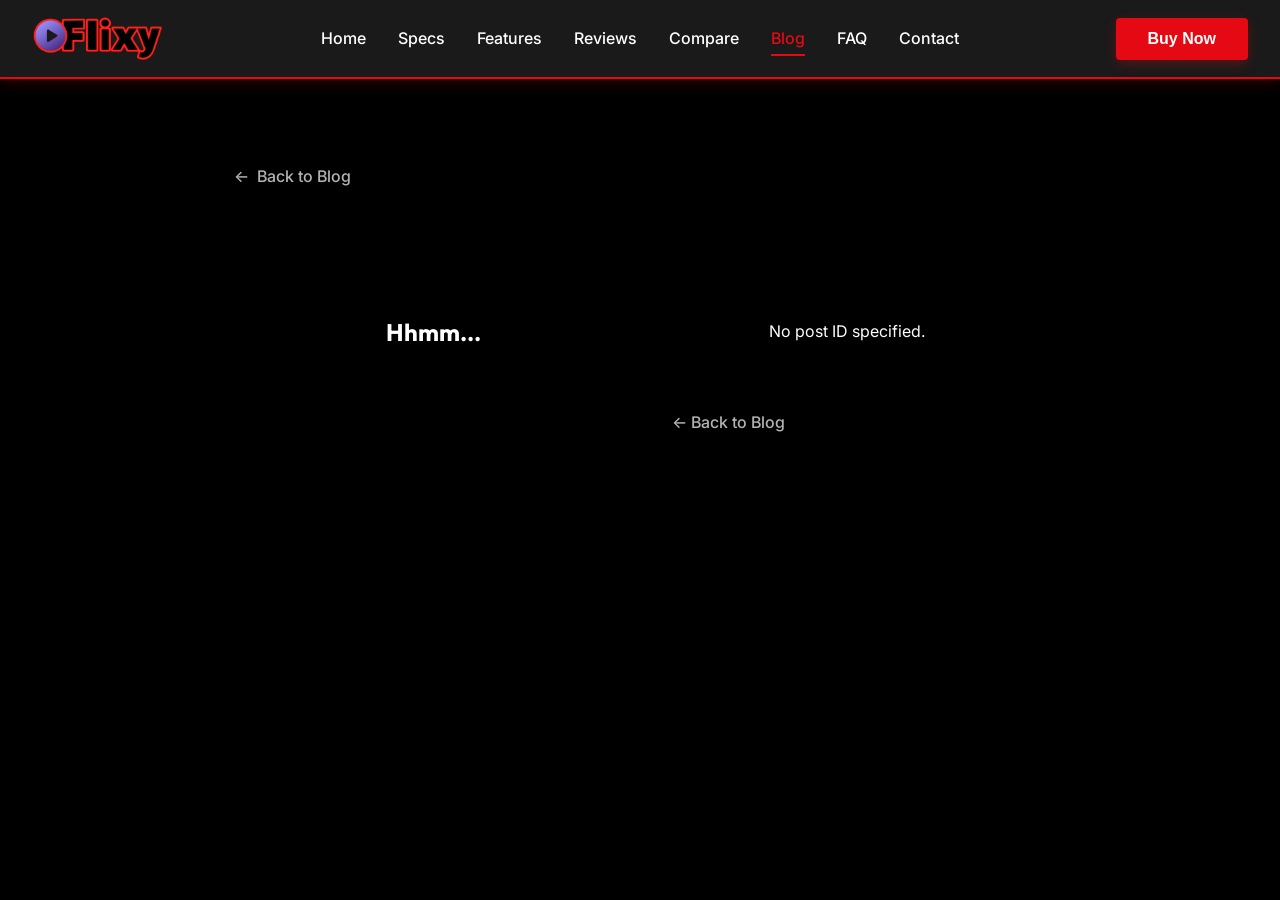
<file: post.html>
<!doctype html>
<html lang="en">
  <head>
    <meta charset="UTF-8" />
    <meta name="viewport" content="width=device-width, initial-scale=1.0" />
    <title>Blog Post | Flixy TV Stick</title>
    <link
      id="canonical-link"
      rel="canonical"
      href="https://www.flixyofficial.com/post.html"
    />
    <!-- CSS -->
    <link rel="stylesheet" href="styles.css" />
    <link rel="stylesheet" href="css/style.css" />
  </head>
  <body>
    <!-- Sticky Navbar -->
    <nav class="navbar">
      <div class="nav-container">
        <div class="nav-logo">
          <img
            src="Images/Hero/logo.png"
            alt="Flixy TV Stick Logo"
            class="logo-img"
          />
        </div>
        <button class="nav-toggle" aria-label="Toggle navigation">
          <span></span>
          <span></span>
          <span></span>
        </button>
        <div class="nav-links">
          <a href="index.html#home">Home</a>
          <a href="index.html#specs">Specs</a>
          <a href="index.html#key-features">Features</a>
          <a href="index.html#reviews">Reviews</a>
          <a href="index.html#comparison">Compare</a>
          <a href="blog.html" class="active">Blog</a>
          <a href="index.html#faq">FAQ</a>
          <a href="index.html#contact">Contact</a>
        </div>
        <div class="nav-cta">
          <button class="buy-btn">Buy Now</button>
        </div>
      </div>
    </nav>

    <!-- Main Content -->
    <main class="main-content">
      <div class="post-container">
        <a href="blog.html" class="back-link"> <span>←</span> Back to Blog </a>

        <article id="post-content">
          <!-- Post content will be rendered here by post.js -->
        </article>
      </div>
    </main>

    <!-- Scripts -->
    <script src="js/posts.js"></script>
    <script src="js/post.js"></script>
    <script src="script.js"></script>
  </body>
</html>
</file>
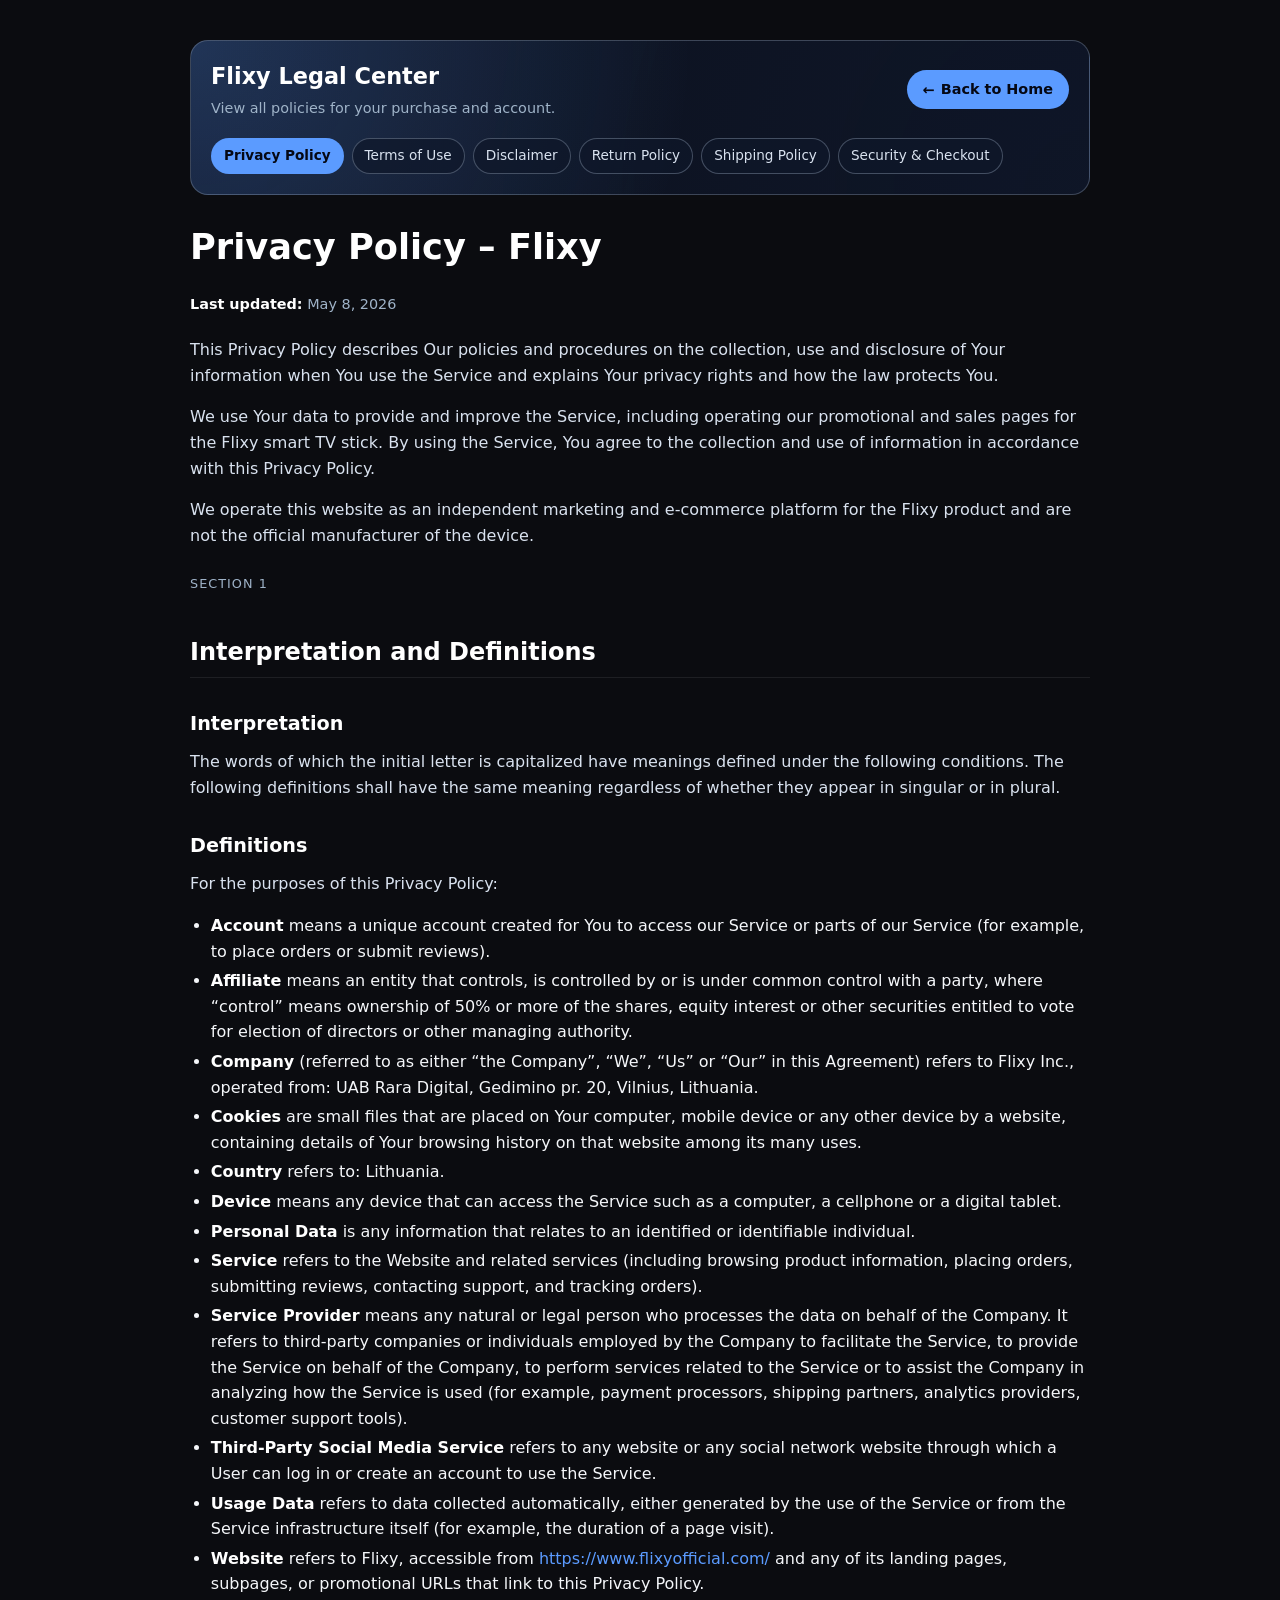
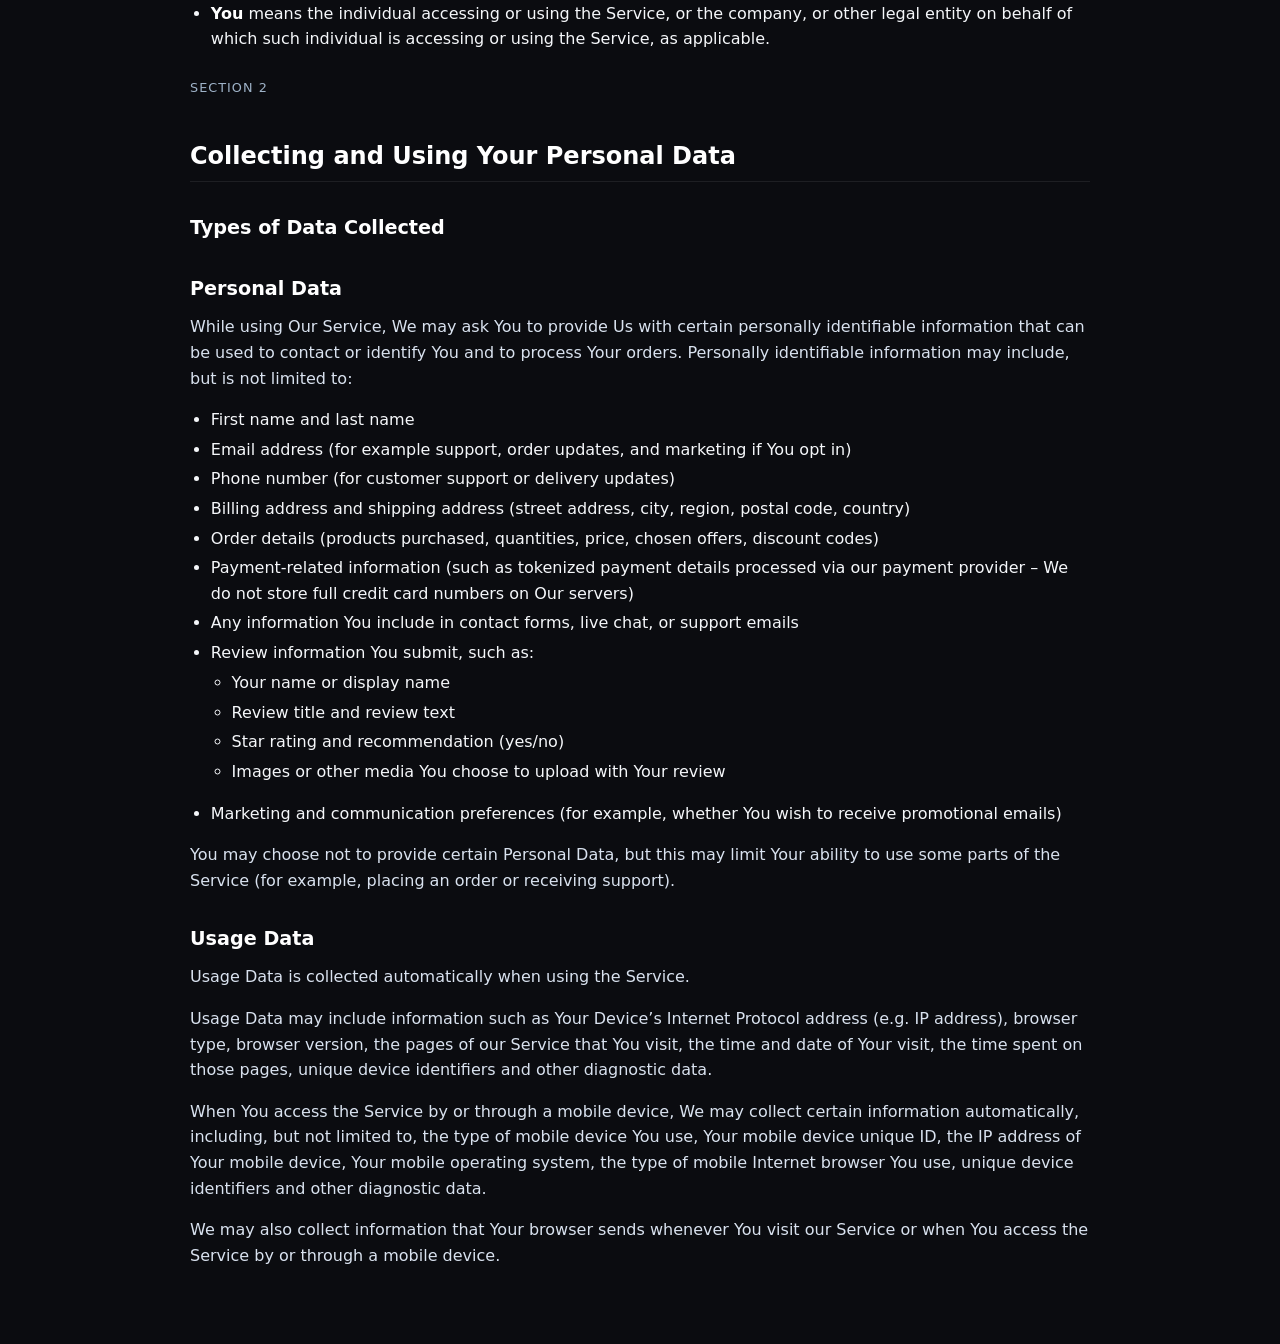
<file: Privacy policy.html>
<!DOCTYPE html>
<html lang="en">
<head>
  <meta charset="UTF-8" />
  <meta name="viewport" content="width=device-width, initial-scale=1.0" />
  <title>Privacy Policy – Flixy</title>
  <style>
    body {
      font-family: system-ui, -apple-system, BlinkMacSystemFont, "Segoe UI",
        sans-serif;
      line-height: 1.6;
      margin: 0;
      padding: 0;
      background: #0b0c10;
      color: #f5f7fa;
    }
    .page {
      max-width: 900px;
      margin: 0 auto;
      padding: 40px 16px 60px;
    }
    h1, h2, h3 {
      color: #ffffff;
      margin-top: 1.6em;
      margin-bottom: 0.5em;
    }
    h1 {
      font-size: 2.2rem;
      margin-top: 0;
    }
    h2 {
      font-size: 1.5rem;
      border-bottom: 1px solid rgba(255, 255, 255, 0.08);
      padding-bottom: 0.25em;
    }
    h3 {
      font-size: 1.2rem;
    }
    p {
      margin: 0.5em 0 1em;
      color: #d9e2ef;
    }
    ul {
      padding-left: 1.3rem;
      margin: 0.3em 0 1em;
    }
    li {
      margin: 0.25em 0;
    }
    strong {
      color: #ffffff;
    }
    a {
      color: #5b9bff;
      text-decoration: none;
    }
    a:hover {
      text-decoration: underline;
    }
    .last-updated {
      font-size: 0.9rem;
      color: #9fb3c8;
      margin-bottom: 1.5em;
    }
    .section-label {
      text-transform: uppercase;
      font-size: 0.8rem;
      letter-spacing: 0.08em;
      color: #9fb3c8;
      margin-top: 2em;
    }
    .legal-header {
      background: radial-gradient(circle at top left, rgba(91, 155, 255, 0.25), transparent 55%),
        radial-gradient(circle at bottom right, rgba(15, 23, 42, 0.9), rgba(15, 23, 42, 0.6));
      border-radius: 18px;
      padding: 18px 20px 20px;
      margin-bottom: 24px;
      border: 1px solid rgba(148, 163, 184, 0.35);
      display: flex;
      flex-direction: column;
      gap: 12px;
    }
    .legal-header-top {
      display: flex;
      align-items: center;
      gap: 12px;
      justify-content: space-between;
      flex-wrap: wrap;
    }
    .legal-title-group {
      display: flex;
      flex-direction: column;
      gap: 2px;
    }
    .legal-title {
      font-size: 1.4rem;
      font-weight: 600;
      color: #ffffff;
    }
    .legal-subtitle {
      font-size: 0.9rem;
      color: #9fb3c8;
    }
    .back-home-btn {
      background: #5b9bff;
      color: #050814;
      border: none;
      border-radius: 999px;
      padding: 8px 16px;
      font-size: 0.9rem;
      font-weight: 600;
      cursor: pointer;
      display: inline-flex;
      align-items: center;
      gap: 6px;
      text-decoration: none;
      white-space: nowrap;
    }
    .back-home-btn:hover {
      background: #7baeff;
    }
    .back-home-btn span.icon {
      display: inline-flex;
      transform: translateY(0.5px);
    }
    .legal-nav {
      display: flex;
      flex-wrap: wrap;
      gap: 8px;
      margin-top: 6px;
    }
    .legal-link {
      padding: 6px 12px;
      border-radius: 999px;
      font-size: 0.85rem;
      border: 1px solid rgba(148, 163, 184, 0.4);
      color: #d9e2ef;
      background: rgba(15, 23, 42, 0.7);
    }
    .legal-link:hover {
      background: rgba(91, 155, 255, 0.12);
      text-decoration: none;
    }
    .legal-link.active {
      background: #5b9bff;
      color: #050814;
      border-color: transparent;
      font-weight: 600;
    }
  </style>
</head>
<body>
  <main class="page">
    <header class="legal-header">
      <div class="legal-header-top">
        <div class="legal-title-group">
          <div class="legal-title">Flixy Legal Center</div>
          <div class="legal-subtitle">View all policies for your purchase and account.</div>
        </div>
        <a href="index.html" class="back-home-btn">
          <span class="icon">←</span>
          <span>Back to Home</span>
        </a>
      </div>
      <nav class="legal-nav" aria-label="Legal navigation">
        <a href="Privacy%20policy.html" class="legal-link active">Privacy Policy</a>
        <a href="Terms%20&%20conditions.html" class="legal-link">Terms of Use</a>
        <a href="Disclaimer.html" class="legal-link">Disclaimer</a>
        <a href="Return%20policy.html" class="legal-link">Return Policy</a>
        <a href="Shipping%20policy.html" class="legal-link">Shipping Policy</a>
        <a href="index.html#security" class="legal-link">Security &amp; Checkout</a>
      </nav>
    </header>

    <h1>Privacy Policy – Flixy</h1>
    <p class="last-updated"><strong>Last updated:</strong> May 8, 2026</p>

    <p>
      This Privacy Policy describes Our policies and procedures on the
      collection, use and disclosure of Your information when You use the
      Service and explains Your privacy rights and how the law protects You.
    </p>
    <p>
      We use Your data to provide and improve the Service, including operating
      our promotional and sales pages for the Flixy smart TV stick. By using the
      Service, You agree to the collection and use of information in accordance
      with this Privacy Policy.
    </p>
    <p>
      We operate this website as an independent marketing and e-commerce
      platform for the Flixy product and are not the official manufacturer of
      the device.
    </p>

    <div class="section-label">Section 1</div>
    <h2>Interpretation and Definitions</h2>

    <h3>Interpretation</h3>
    <p>
      The words of which the initial letter is capitalized have meanings defined
      under the following conditions. The following definitions shall have the
      same meaning regardless of whether they appear in singular or in plural.
    </p>

    <h3>Definitions</h3>
    <p>For the purposes of this Privacy Policy:</p>
    <ul>
      <li>
        <strong>Account</strong> means a unique account created for You to
        access our Service or parts of our Service (for example, to place orders
        or submit reviews).
      </li>
      <li>
        <strong>Affiliate</strong> means an entity that controls, is controlled
        by or is under common control with a party, where “control” means
        ownership of 50% or more of the shares, equity interest or other
        securities entitled to vote for election of directors or other managing
        authority.
      </li>
      <li>
        <strong>Company</strong> (referred to as either “the Company”, “We”,
        “Us” or “Our” in this Agreement) refers to Flixy Inc., operated from:
        UAB Rara Digital, Gedimino pr. 20, Vilnius, Lithuania.
      </li>
      <li>
        <strong>Cookies</strong> are small files that are placed on Your
        computer, mobile device or any other device by a website, containing
        details of Your browsing history on that website among its many uses.
      </li>
      <li>
        <strong>Country</strong> refers to: Lithuania.
      </li>
      <li>
        <strong>Device</strong> means any device that can access the Service
        such as a computer, a cellphone or a digital tablet.
      </li>
      <li>
        <strong>Personal Data</strong> is any information that relates to an
        identified or identifiable individual.
      </li>
      <li>
        <strong>Service</strong> refers to the Website and related services
        (including browsing product information, placing orders, submitting
        reviews, contacting support, and tracking orders).
      </li>
      <li>
        <strong>Service Provider</strong> means any natural or legal person who
        processes the data on behalf of the Company. It refers to third-party
        companies or individuals employed by the Company to facilitate the
        Service, to provide the Service on behalf of the Company, to perform
        services related to the Service or to assist the Company in analyzing
        how the Service is used (for example, payment processors, shipping
        partners, analytics providers, customer support tools).
      </li>
      <li>
        <strong>Third-Party Social Media Service</strong> refers to any website
        or any social network website through which a User can log in or create
        an account to use the Service.
      </li>
      <li>
        <strong>Usage Data</strong> refers to data collected automatically,
        either generated by the use of the Service or from the Service
        infrastructure itself (for example, the duration of a page visit).
      </li>
      <li>
        <strong>Website</strong> refers to Flixy, accessible from
        <a href="https://www.flixyofficial.com/" target="_blank" rel="noopener noreferrer">
          https://www.flixyofficial.com/
        </a>
        and any of its landing pages, subpages, or promotional URLs that link to
        this Privacy Policy.
      </li>
      <li>
        <strong>You</strong> means the individual accessing or using the
        Service, or the company, or other legal entity on behalf of which such
        individual is accessing or using the Service, as applicable.
      </li>
    </ul>

    <div class="section-label">Section 2</div>
    <h2>Collecting and Using Your Personal Data</h2>

    <h3>Types of Data Collected</h3>

    <h3>Personal Data</h3>
    <p>
      While using Our Service, We may ask You to provide Us with certain
      personally identifiable information that can be used to contact or
      identify You and to process Your orders. Personally identifiable
      information may include, but is not limited to:
    </p>
    <ul>
      <li>First name and last name</li>
      <li>
        Email address (for example support, order updates, and marketing if You
        opt in)
      </li>
      <li>Phone number (for customer support or delivery updates)</li>
      <li>
        Billing address and shipping address (street address, city, region,
        postal code, country)
      </li>
      <li>
        Order details (products purchased, quantities, price, chosen offers,
        discount codes)
      </li>
      <li>
        Payment-related information (such as tokenized payment details processed
        via our payment provider – We do not store full credit card numbers on
        Our servers)
      </li>
      <li>Any information You include in contact forms, live chat, or support emails</li>
      <li>
        Review information You submit, such as:
        <ul>
          <li>Your name or display name</li>
          <li>Review title and review text</li>
          <li>Star rating and recommendation (yes/no)</li>
          <li>Images or other media You choose to upload with Your review</li>
        </ul>
      </li>
      <li>
        Marketing and communication preferences (for example, whether You wish
        to receive promotional emails)
      </li>
    </ul>
    <p>
      You may choose not to provide certain Personal Data, but this may limit
      Your ability to use some parts of the Service (for example, placing an
      order or receiving support).
    </p>

    <h3>Usage Data</h3>
    <p>Usage Data is collected automatically when using the Service.</p>
    <p>
      Usage Data may include information such as Your Device’s Internet Protocol
      address (e.g. IP address), browser type, browser version, the pages of our
      Service that You visit, the time and date of Your visit, the time spent on
      those pages, unique device identifiers and other diagnostic data.
    </p>
    <p>
      When You access the Service by or through a mobile device, We may collect
      certain information automatically, including, but not limited to, the type
      of mobile device You use, Your mobile device unique ID, the IP address of
      Your mobile device, Your mobile operating system, the type of mobile
      Internet browser You use, unique device identifiers and other diagnostic
      data.
    </p>

    <p>
      We may also collect information that Your browser sends whenever You visit
      our Service or when You access the Service by or through a mobile device.
    </p>
  </main>
</body>
</html>
</file>
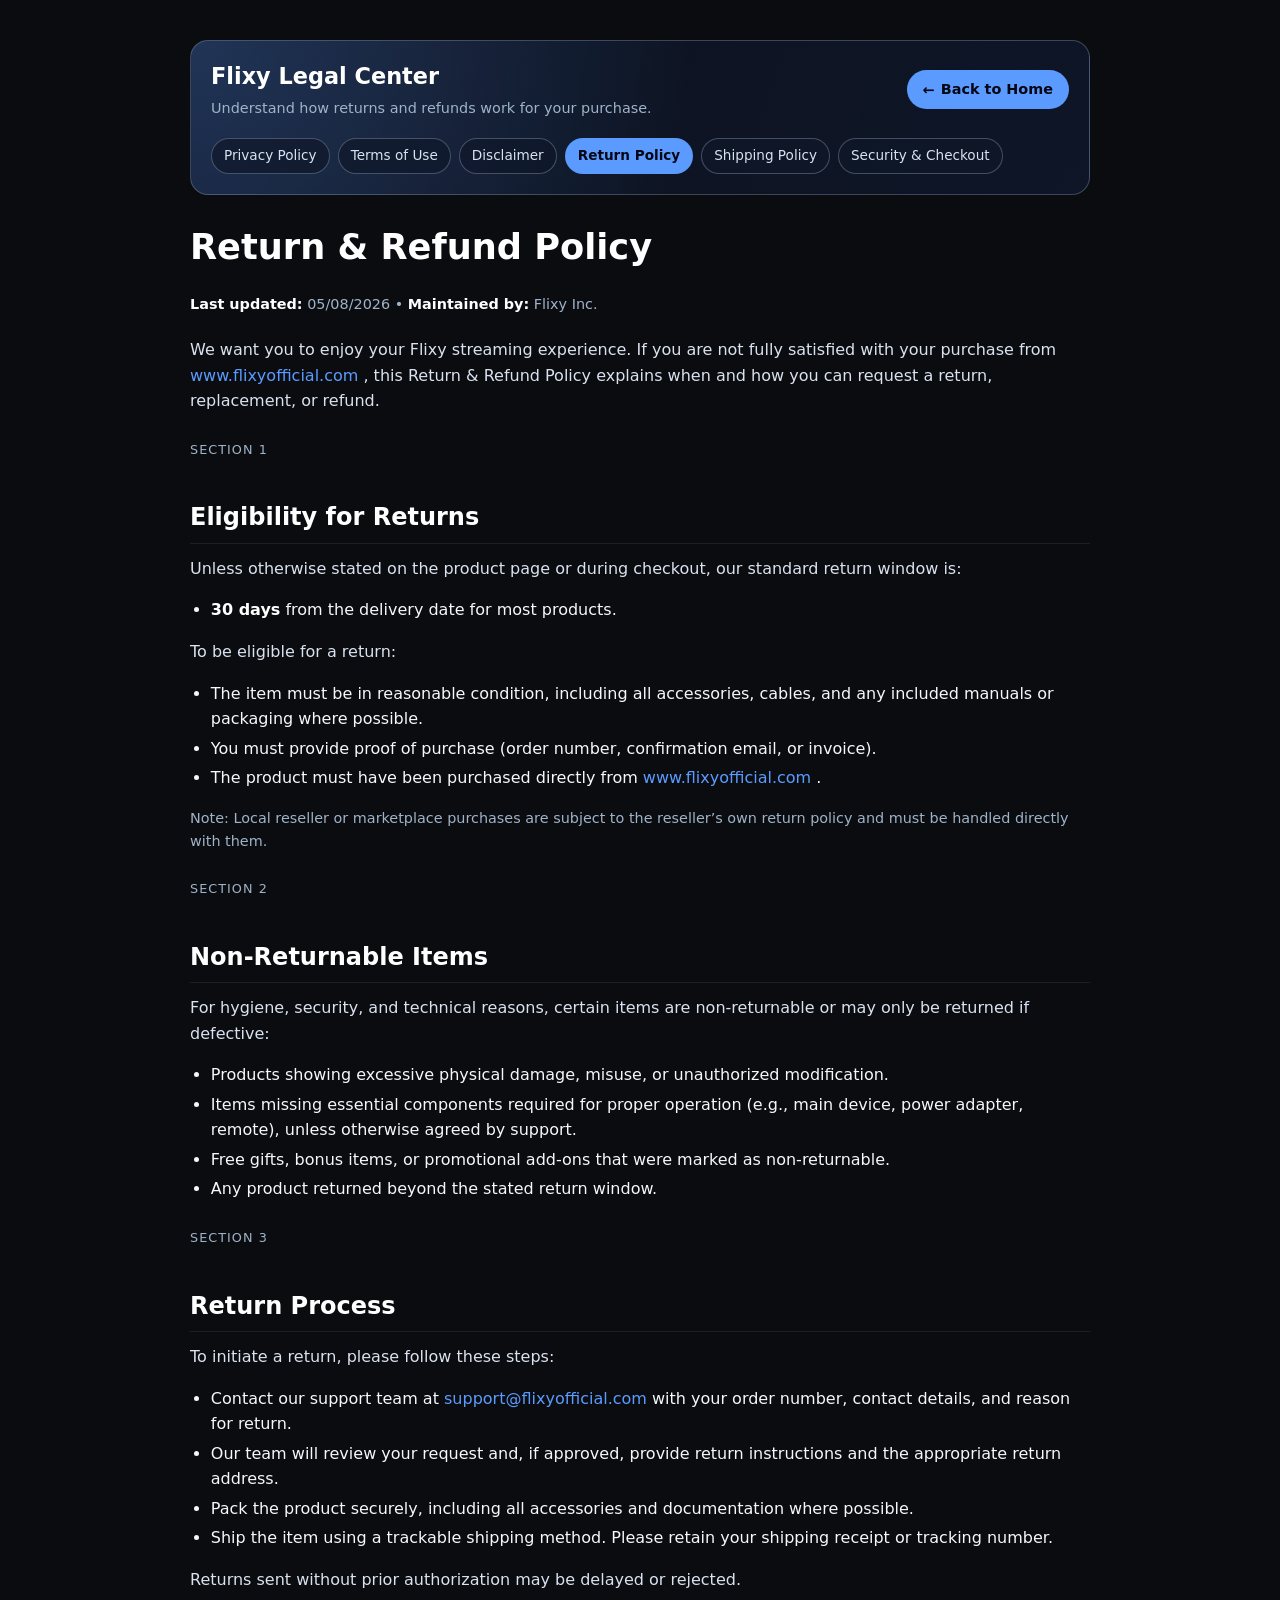
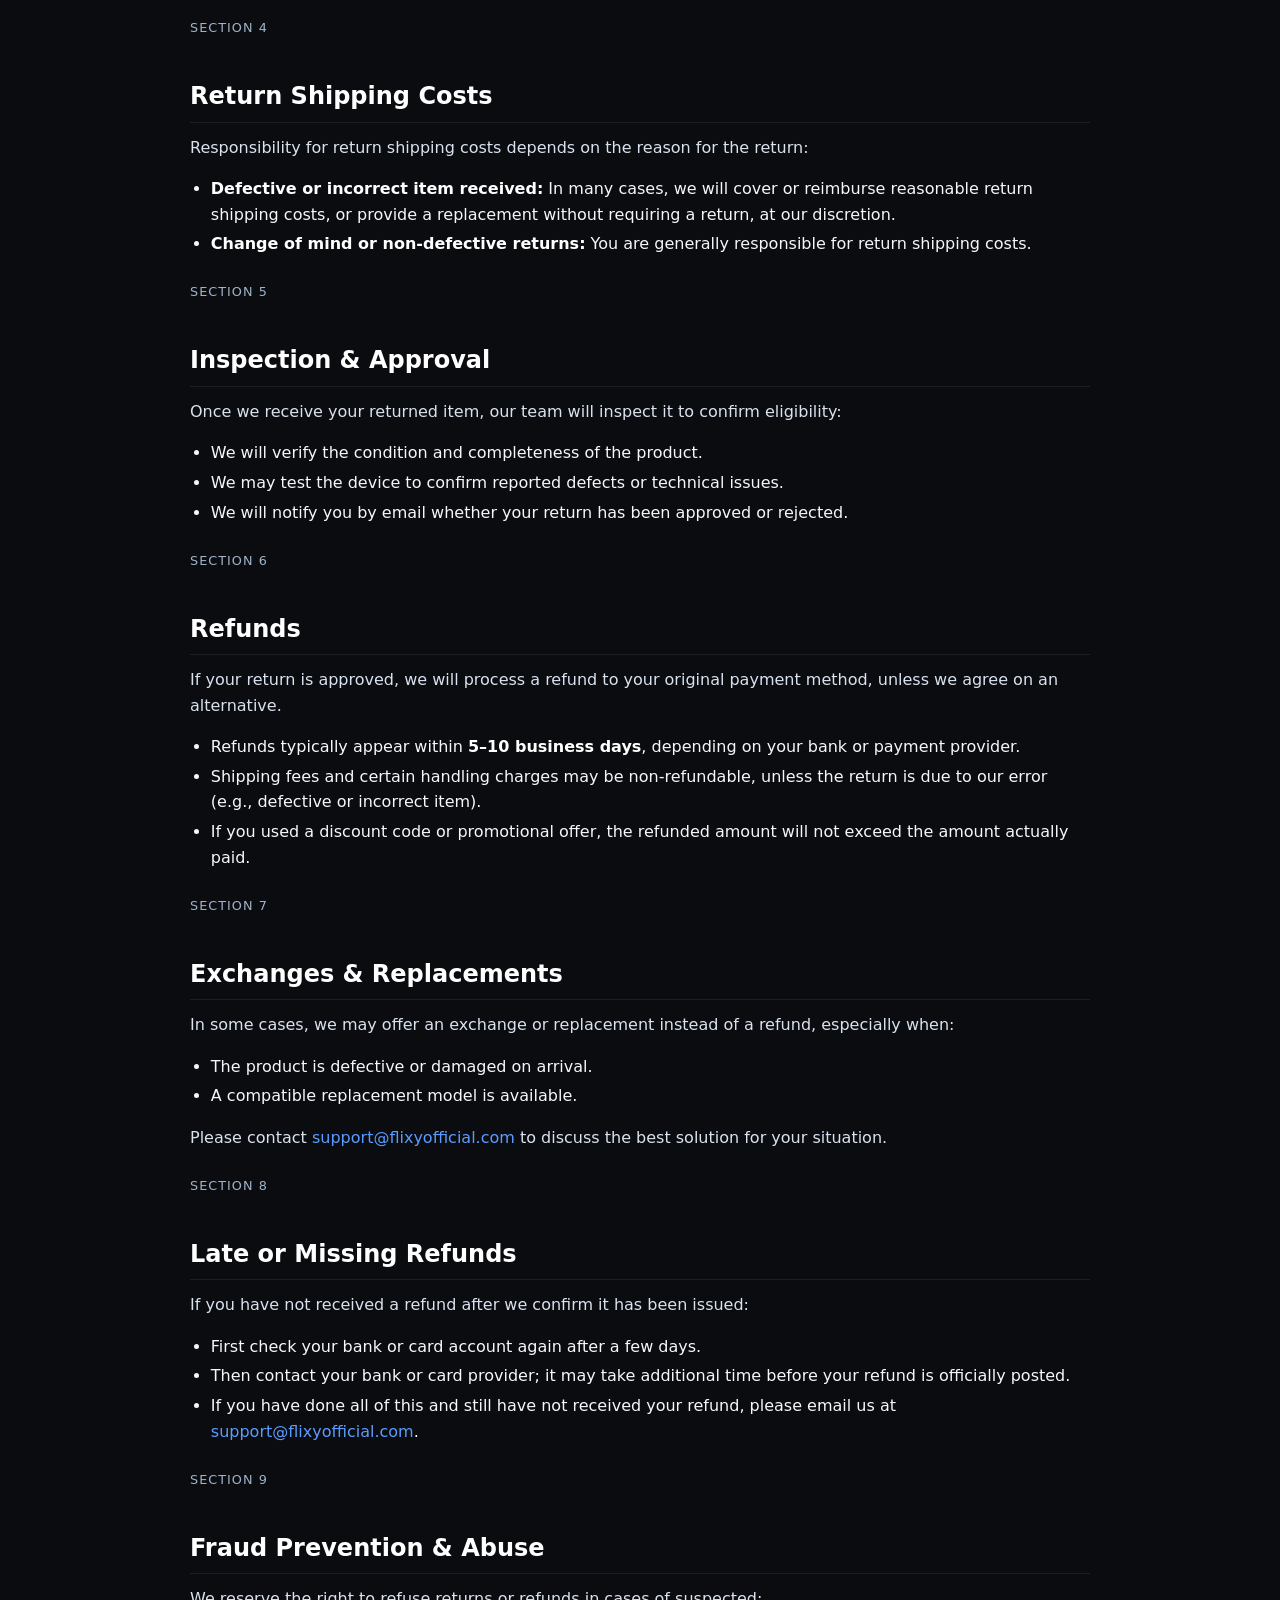
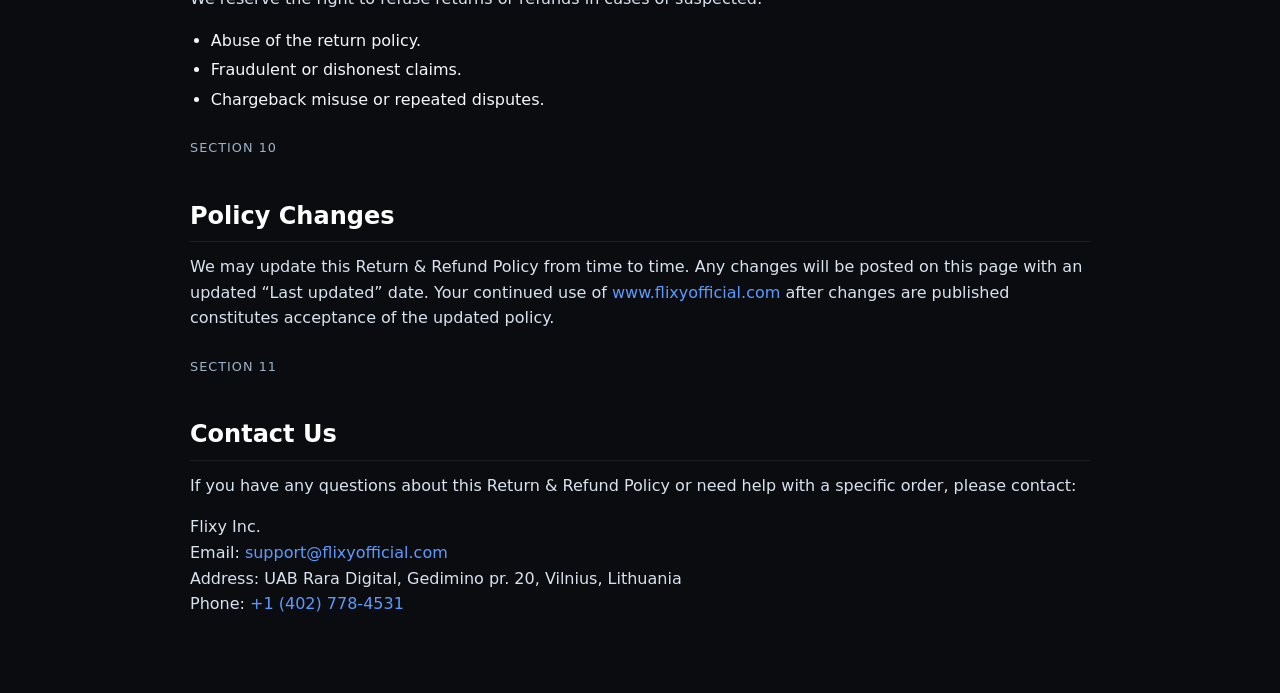
<file: Return policy.html>
<!DOCTYPE html>
<html lang="en">
  <head>
    <meta charset="UTF-8" />
    <meta name="viewport" content="width=device-width, initial-scale=1.0" />
    <title>Return &amp; Refund Policy – Flixy</title>
    <style>
      body {
        font-family: system-ui, -apple-system, BlinkMacSystemFont, "Segoe UI",
          sans-serif;
        line-height: 1.6;
        margin: 0;
        padding: 0;
        background: #0b0c10;
        color: #f5f7fa;
      }
      .page {
        max-width: 900px;
        margin: 0 auto;
        padding: 40px 16px 60px;
      }
      h1,
      h2,
      h3 {
        color: #ffffff;
        margin-top: 1.6em;
        margin-bottom: 0.5em;
      }
      h1 {
        font-size: 2.2rem;
        margin-top: 0;
      }
      h2 {
        font-size: 1.5rem;
        border-bottom: 1px solid rgba(255, 255, 255, 0.08);
        padding-bottom: 0.25em;
      }
      p {
        margin: 0.5em 0 1em;
        color: #d9e2ef;
      }
      ul {
        padding-left: 1.3rem;
        margin: 0.3em 0 1em;
      }
      li {
        margin: 0.25em 0;
      }
      strong {
        color: #ffffff;
      }
      a {
        color: #5b9bff;
        text-decoration: none;
      }
      a:hover {
        text-decoration: underline;
      }
      .meta {
        font-size: 0.9rem;
        color: #9fb3c8;
        margin-bottom: 1.5em;
      }
      .section-label {
        text-transform: uppercase;
        font-size: 0.8rem;
        letter-spacing: 0.08em;
        color: #9fb3c8;
        margin-top: 2em;
      }
      .note {
        font-size: 0.9rem;
        color: #9fb3c8;
      }
      .legal-header {
        background: radial-gradient(
            circle at top left,
            rgba(91, 155, 255, 0.25),
            transparent 55%
          ),
          radial-gradient(
            circle at bottom right,
            rgba(15, 23, 42, 0.9),
            rgba(15, 23, 42, 0.6)
          );
        border-radius: 18px;
        padding: 18px 20px 20px;
        margin-bottom: 24px;
        border: 1px solid rgba(148, 163, 184, 0.35);
        display: flex;
        flex-direction: column;
        gap: 12px;
      }
      .legal-header-top {
        display: flex;
        align-items: center;
        gap: 12px;
        justify-content: space-between;
        flex-wrap: wrap;
      }
      .legal-title-group {
        display: flex;
        flex-direction: column;
        gap: 2px;
      }
      .legal-title {
        font-size: 1.4rem;
        font-weight: 600;
        color: #ffffff;
      }
      .legal-subtitle {
        font-size: 0.9rem;
        color: #9fb3c8;
      }
      .back-home-btn {
        background: #5b9bff;
        color: #050814;
        border: none;
        border-radius: 999px;
        padding: 8px 16px;
        font-size: 0.9rem;
        font-weight: 600;
        cursor: pointer;
        display: inline-flex;
        align-items: center;
        gap: 6px;
        text-decoration: none;
        white-space: nowrap;
      }
      .back-home-btn:hover {
        background: #7baeff;
      }
      .back-home-btn span.icon {
        display: inline-flex;
        transform: translateY(0.5px);
      }
      .legal-nav {
        display: flex;
        flex-wrap: wrap;
        gap: 8px;
        margin-top: 6px;
      }
      .legal-link {
        padding: 6px 12px;
        border-radius: 999px;
        font-size: 0.85rem;
        border: 1px solid rgba(148, 163, 184, 0.4);
        color: #d9e2ef;
        background: rgba(15, 23, 42, 0.7);
      }
      .legal-link:hover {
        background: rgba(91, 155, 255, 0.12);
        text-decoration: none;
      }
      .legal-link.active {
        background: #5b9bff;
        color: #050814;
        border-color: transparent;
        font-weight: 600;
      }
    </style>
  </head>
  <body>
    <main class="page">
      <header class="legal-header">
        <div class="legal-header-top">
          <div class="legal-title-group">
            <div class="legal-title">Flixy Legal Center</div>
            <div class="legal-subtitle">
              Understand how returns and refunds work for your purchase.
            </div>
          </div>
          <a href="index.html" class="back-home-btn">
            <span class="icon">←</span>
            <span>Back to Home</span>
          </a>
        </div>
        <nav class="legal-nav" aria-label="Legal navigation">
          <a href="Privacy%20policy.html" class="legal-link">Privacy Policy</a>
          <a href="Terms%20&%20conditions.html" class="legal-link"
            >Terms of Use</a
          >
          <a href="Disclaimer.html" class="legal-link">Disclaimer</a>
          <a href="Return%20policy.html" class="legal-link active"
            >Return Policy</a
          >
          <a href="Shipping%20policy.html" class="legal-link"
            >Shipping Policy</a
          >
          <a href="index.html#security" class="legal-link"
            >Security &amp; Checkout</a
          >
        </nav>
      </header>

      <h1>Return &amp; Refund Policy</h1>
      <p class="meta">
        <strong>Last updated:</strong> 05/08/2026 •
        <strong>Maintained by:</strong> Flixy Inc.
      </p>

      <p>
        We want you to enjoy your Flixy streaming experience. If you are not
        fully satisfied with your purchase from
        <a
          href="https://www.flixyofficial.com"
          target="_blank"
          rel="noopener noreferrer"
        >
          www.flixyofficial.com
        </a>
        , this Return &amp; Refund Policy explains when and how you can request
        a return, replacement, or refund.
      </p>

      <div class="section-label">Section 1</div>
      <h2>Eligibility for Returns</h2>
      <p>
        Unless otherwise stated on the product page or during checkout, our
        standard return window is:
      </p>
      <ul>
        <li>
          <strong>30 days</strong> from the delivery date for most products.
        </li>
      </ul>
      <p>To be eligible for a return:</p>
      <ul>
        <li>
          The item must be in reasonable condition, including all accessories,
          cables, and any included manuals or packaging where possible.
        </li>
        <li>
          You must provide proof of purchase (order number, confirmation email,
          or invoice).
        </li>
        <li>
          The product must have been purchased directly from
          <a
            href="https://www.flixyofficial.com"
            target="_blank"
            rel="noopener noreferrer"
          >
            www.flixyofficial.com
          </a>
          .
        </li>
      </ul>
      <p class="note">
        Note: Local reseller or marketplace purchases are subject to the
        reseller’s own return policy and must be handled directly with them.
      </p>

      <div class="section-label">Section 2</div>
      <h2>Non-Returnable Items</h2>
      <p>
        For hygiene, security, and technical reasons, certain items are
        non-returnable or may only be returned if defective:
      </p>
      <ul>
        <li>
          Products showing excessive physical damage, misuse, or unauthorized
          modification.
        </li>
        <li>
          Items missing essential components required for proper operation
          (e.g., main device, power adapter, remote), unless otherwise agreed by
          support.
        </li>
        <li>
          Free gifts, bonus items, or promotional add-ons that were marked as
          non-returnable.
        </li>
        <li>Any product returned beyond the stated return window.</li>
      </ul>

      <div class="section-label">Section 3</div>
      <h2>Return Process</h2>
      <p>To initiate a return, please follow these steps:</p>
      <ul>
        <li>
          Contact our support team at
          <a href="mailto:support@flixyofficial.com"
            >support@flixyofficial.com</a
          >
          with your order number, contact details, and reason for return.
        </li>
        <li>
          Our team will review your request and, if approved, provide return
          instructions and the appropriate return address.
        </li>
        <li>
          Pack the product securely, including all accessories and documentation
          where possible.
        </li>
        <li>
          Ship the item using a trackable shipping method. Please retain your
          shipping receipt or tracking number.
        </li>
      </ul>
      <p>
        Returns sent without prior authorization may be delayed or rejected.
      </p>

      <div class="section-label">Section 4</div>
      <h2>Return Shipping Costs</h2>
      <p>
        Responsibility for return shipping costs depends on the reason for the
        return:
      </p>
      <ul>
        <li>
          <strong>Defective or incorrect item received:</strong> In many cases,
          we will cover or reimburse reasonable return shipping costs, or
          provide a replacement without requiring a return, at our discretion.
        </li>
        <li>
          <strong>Change of mind or non-defective returns:</strong> You are
          generally responsible for return shipping costs.
        </li>
      </ul>

      <div class="section-label">Section 5</div>
      <h2>Inspection &amp; Approval</h2>
      <p>
        Once we receive your returned item, our team will inspect it to confirm
        eligibility:
      </p>
      <ul>
        <li>We will verify the condition and completeness of the product.</li>
        <li>
          We may test the device to confirm reported defects or technical
          issues.
        </li>
        <li>
          We will notify you by email whether your return has been approved or
          rejected.
        </li>
      </ul>

      <div class="section-label">Section 6</div>
      <h2>Refunds</h2>
      <p>
        If your return is approved, we will process a refund to your original
        payment method, unless we agree on an alternative.
      </p>
      <ul>
        <li>
          Refunds typically appear within
          <strong>5–10 business days</strong>, depending on your bank or payment
          provider.
        </li>
        <li>
          Shipping fees and certain handling charges may be non-refundable,
          unless the return is due to our error (e.g., defective or incorrect
          item).
        </li>
        <li>
          If you used a discount code or promotional offer, the refunded amount
          will not exceed the amount actually paid.
        </li>
      </ul>

      <div class="section-label">Section 7</div>
      <h2>Exchanges &amp; Replacements</h2>
      <p>
        In some cases, we may offer an exchange or replacement instead of a
        refund, especially when:
      </p>
      <ul>
        <li>The product is defective or damaged on arrival.</li>
        <li>A compatible replacement model is available.</li>
      </ul>
      <p>
        Please contact
        <a href="mailto:support@flixyofficial.com">support@flixyofficial.com</a>
        to discuss the best solution for your situation.
      </p>

      <div class="section-label">Section 8</div>
      <h2>Late or Missing Refunds</h2>
      <p>
        If you have not received a refund after we confirm it has been issued:
      </p>
      <ul>
        <li>First check your bank or card account again after a few days.</li>
        <li>
          Then contact your bank or card provider; it may take additional time
          before your refund is officially posted.
        </li>
        <li>
          If you have done all of this and still have not received your refund,
          please email us at
          <a href="mailto:support@flixyofficial.com"
            >support@flixyofficial.com</a
          >.
        </li>
      </ul>

      <div class="section-label">Section 9</div>
      <h2>Fraud Prevention &amp; Abuse</h2>
      <p>
        We reserve the right to refuse returns or refunds in cases of suspected:
      </p>
      <ul>
        <li>Abuse of the return policy.</li>
        <li>Fraudulent or dishonest claims.</li>
        <li>Chargeback misuse or repeated disputes.</li>
      </ul>

      <div class="section-label">Section 10</div>
      <h2>Policy Changes</h2>
      <p>
        We may update this Return &amp; Refund Policy from time to time. Any
        changes will be posted on this page with an updated “Last updated” date.
        Your continued use of
        <a
          href="https://www.flixyofficial.com"
          target="_blank"
          rel="noopener noreferrer"
        >
          www.flixyofficial.com
        </a>
        after changes are published constitutes acceptance of the updated
        policy.
      </p>

      <div class="section-label">Section 11</div>
      <h2>Contact Us</h2>
      <p>
        If you have any questions about this Return &amp; Refund Policy or need
        help with a specific order, please contact:
      </p>
      <p>
        Flixy Inc.<br />
        Email:
        <a href="mailto:support@flixyofficial.com">support@flixyofficial.com</a
        ><br />
        Address: UAB Rara Digital, Gedimino pr. 20, Vilnius, Lithuania<br />
        Phone: <a href="tel:+14027784531">+1 (402) 778-4531</a>
      </p>
    </main>
  </body>
</html>
</file>
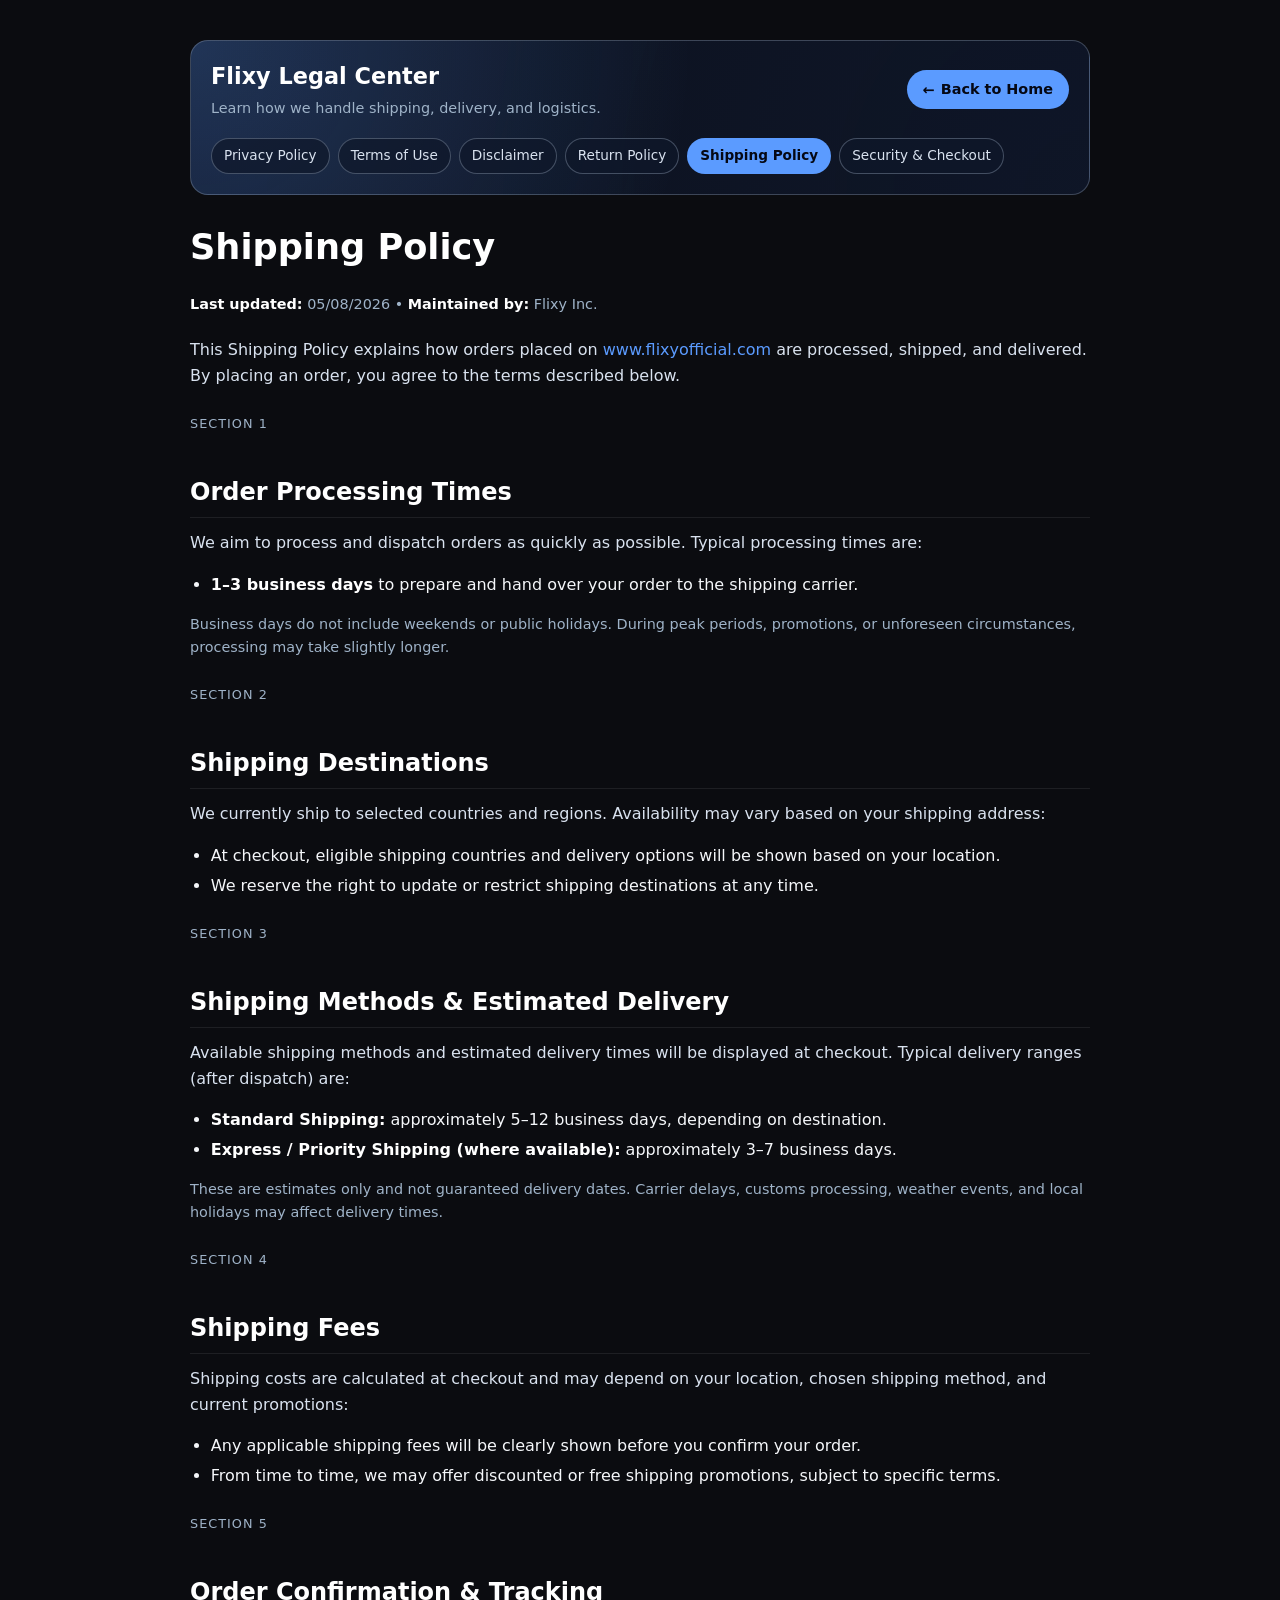
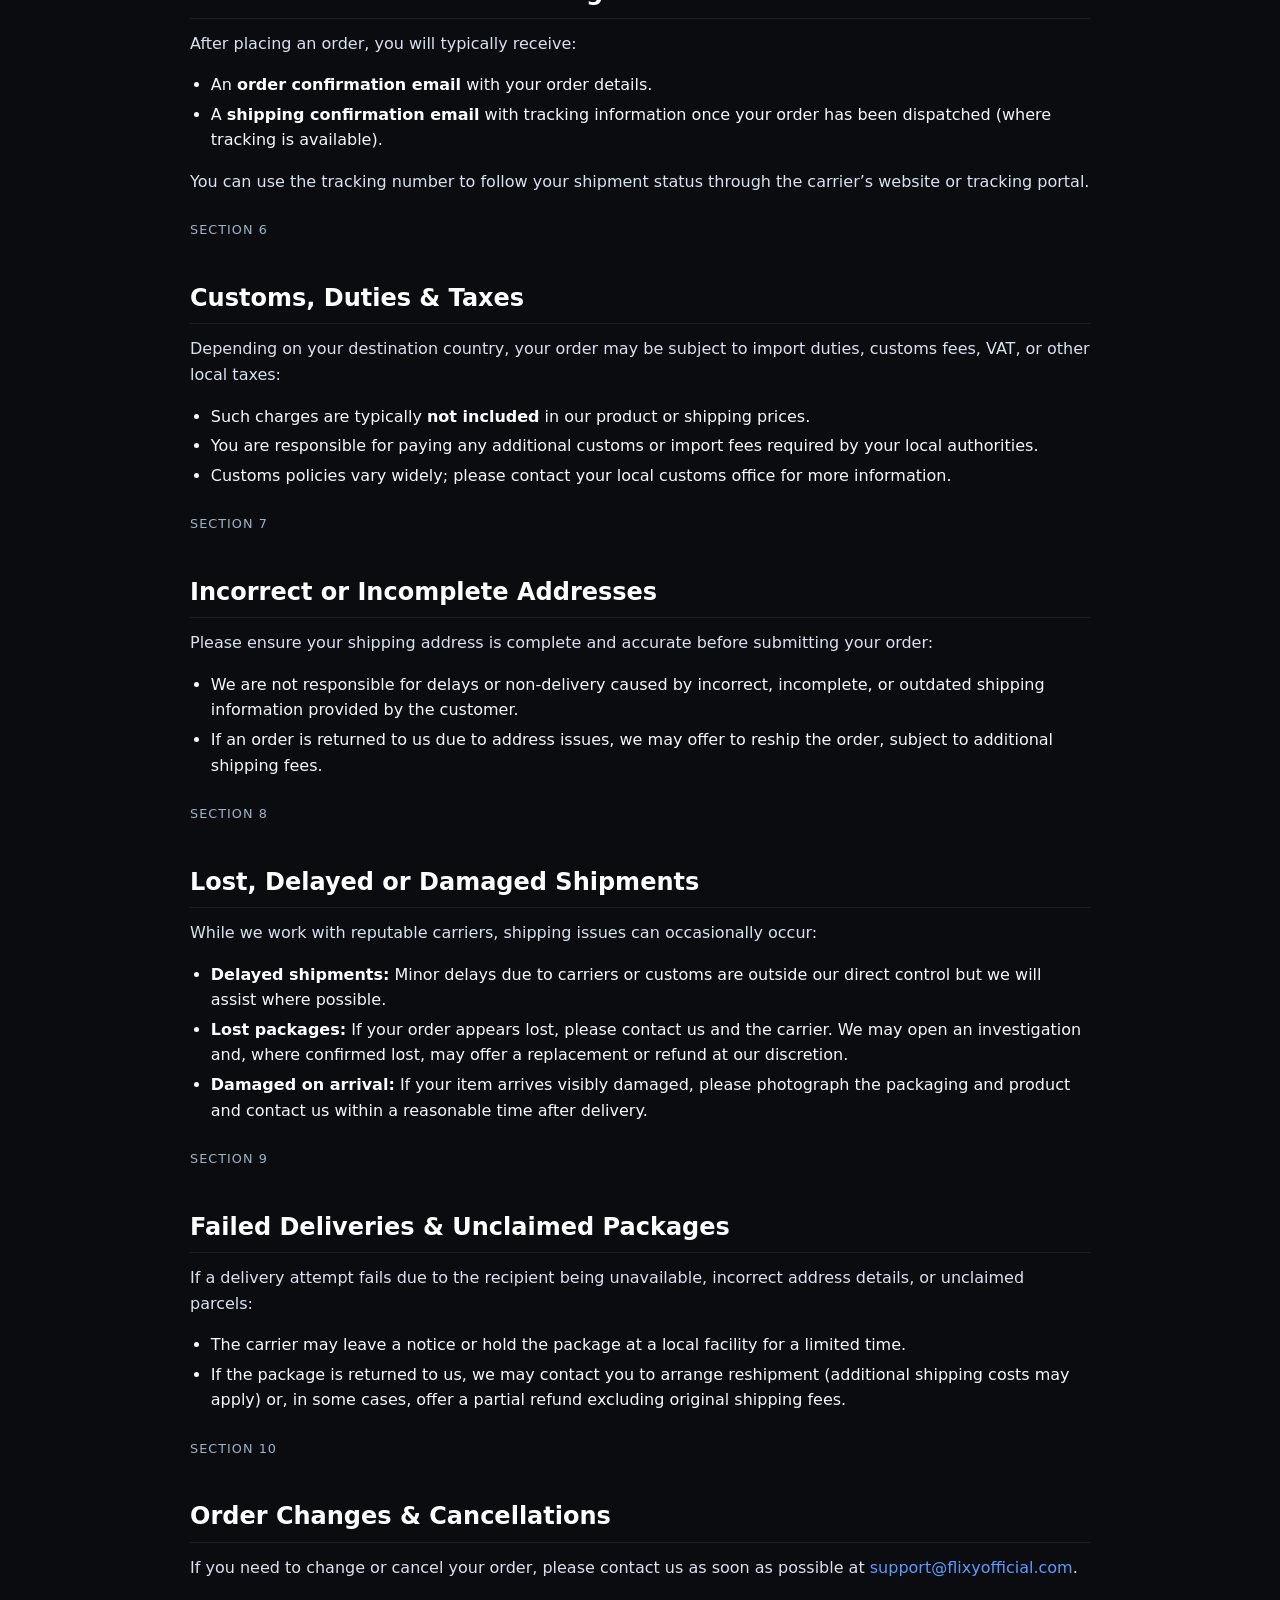
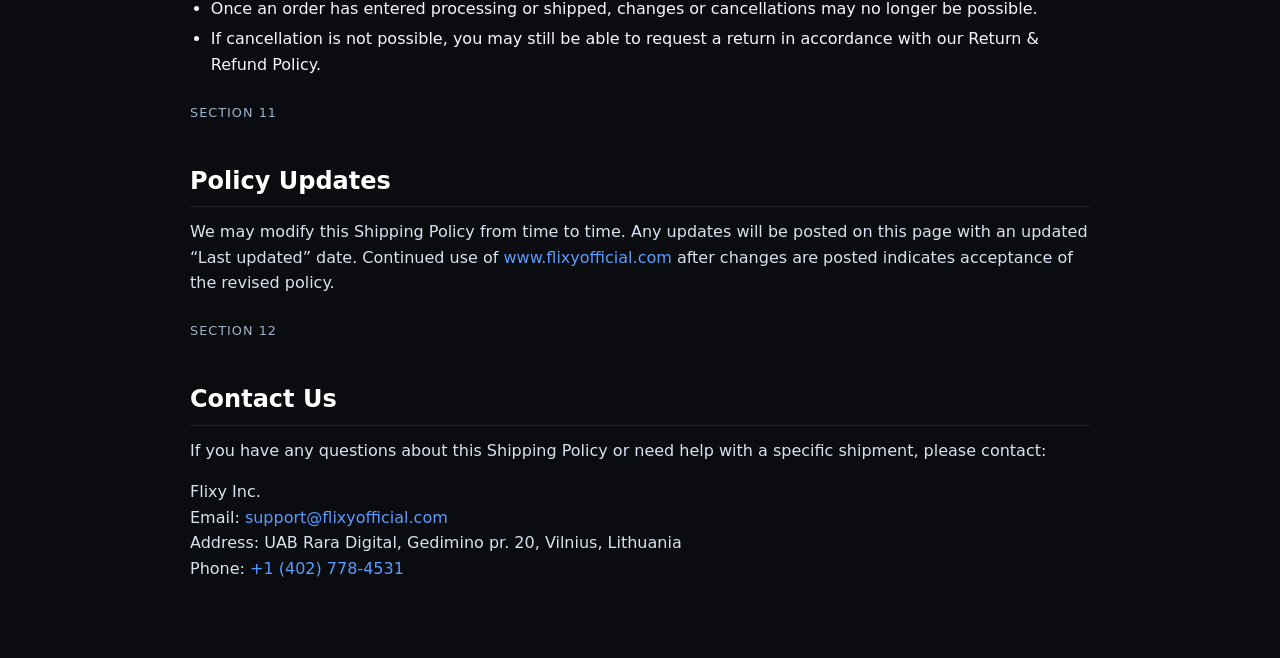
<file: Shipping policy.html>
<!DOCTYPE html>
<html lang="en">
  <head>
    <meta charset="UTF-8" />
    <meta name="viewport" content="width=device-width, initial-scale=1.0" />
    <title>Shipping Policy – Flixy</title>
    <style>
      body {
        font-family: system-ui, -apple-system, BlinkMacSystemFont, "Segoe UI",
          sans-serif;
        line-height: 1.6;
        margin: 0;
        padding: 0;
        background: #0b0c10;
        color: #f5f7fa;
      }
      .page {
        max-width: 900px;
        margin: 0 auto;
        padding: 40px 16px 60px;
      }
      h1,
      h2,
      h3 {
        color: #ffffff;
        margin-top: 1.6em;
        margin-bottom: 0.5em;
      }
      h1 {
        font-size: 2.2rem;
        margin-top: 0;
      }
      h2 {
        font-size: 1.5rem;
        border-bottom: 1px solid rgba(255, 255, 255, 0.08);
        padding-bottom: 0.25em;
      }
      p {
        margin: 0.5em 0 1em;
        color: #d9e2ef;
      }
      ul {
        padding-left: 1.3rem;
        margin: 0.3em 0 1em;
      }
      li {
        margin: 0.25em 0;
      }
      strong {
        color: #ffffff;
      }
      a {
        color: #5b9bff;
        text-decoration: none;
      }
      a:hover {
        text-decoration: underline;
      }
      .meta {
        font-size: 0.9rem;
        color: #9fb3c8;
        margin-bottom: 1.5em;
      }
      .section-label {
        text-transform: uppercase;
        font-size: 0.8rem;
        letter-spacing: 0.08em;
        color: #9fb3c8;
        margin-top: 2em;
      }
      .note {
        font-size: 0.9rem;
        color: #9fb3c8;
      }
      .legal-header {
        background: radial-gradient(
            circle at top left,
            rgba(91, 155, 255, 0.25),
            transparent 55%
          ),
          radial-gradient(
            circle at bottom right,
            rgba(15, 23, 42, 0.9),
            rgba(15, 23, 42, 0.6)
          );
        border-radius: 18px;
        padding: 18px 20px 20px;
        margin-bottom: 24px;
        border: 1px solid rgba(148, 163, 184, 0.35);
        display: flex;
        flex-direction: column;
        gap: 12px;
      }
      .legal-header-top {
        display: flex;
        align-items: center;
        gap: 12px;
        justify-content: space-between;
        flex-wrap: wrap;
      }
      .legal-title-group {
        display: flex;
        flex-direction: column;
        gap: 2px;
      }
      .legal-title {
        font-size: 1.4rem;
        font-weight: 600;
        color: #ffffff;
      }
      .legal-subtitle {
        font-size: 0.9rem;
        color: #9fb3c8;
      }
      .back-home-btn {
        background: #5b9bff;
        color: #050814;
        border: none;
        border-radius: 999px;
        padding: 8px 16px;
        font-size: 0.9rem;
        font-weight: 600;
        cursor: pointer;
        display: inline-flex;
        align-items: center;
        gap: 6px;
        text-decoration: none;
        white-space: nowrap;
      }
      .back-home-btn:hover {
        background: #7baeff;
      }
      .back-home-btn span.icon {
        display: inline-flex;
        transform: translateY(0.5px);
      }
      .legal-nav {
        display: flex;
        flex-wrap: wrap;
        gap: 8px;
        margin-top: 6px;
      }
      .legal-link {
        padding: 6px 12px;
        border-radius: 999px;
        font-size: 0.85rem;
        border: 1px solid rgba(148, 163, 184, 0.4);
        color: #d9e2ef;
        background: rgba(15, 23, 42, 0.7);
      }
      .legal-link:hover {
        background: rgba(91, 155, 255, 0.12);
        text-decoration: none;
      }
      .legal-link.active {
        background: #5b9bff;
        color: #050814;
        border-color: transparent;
        font-weight: 600;
      }
    </style>
  </head>
  <body>
    <main class="page">
      <header class="legal-header">
        <div class="legal-header-top">
          <div class="legal-title-group">
            <div class="legal-title">Flixy Legal Center</div>
            <div class="legal-subtitle">
              Learn how we handle shipping, delivery, and logistics.
            </div>
          </div>
          <a href="index.html" class="back-home-btn">
            <span class="icon">←</span>
            <span>Back to Home</span>
          </a>
        </div>
        <nav class="legal-nav" aria-label="Legal navigation">
          <a href="Privacy%20policy.html" class="legal-link">Privacy Policy</a>
          <a href="Terms%20&%20conditions.html" class="legal-link"
            >Terms of Use</a
          >
          <a href="Disclaimer.html" class="legal-link">Disclaimer</a>
          <a href="Return%20policy.html" class="legal-link">Return Policy</a>
          <a href="Shipping%20policy.html" class="legal-link active"
            >Shipping Policy</a
          >
          <a href="index.html#security" class="legal-link"
            >Security &amp; Checkout</a
          >
        </nav>
      </header>

      <h1>Shipping Policy</h1>
      <p class="meta">
        <strong>Last updated:</strong> 05/08/2026 •
        <strong>Maintained by:</strong> Flixy Inc.
      </p>

      <p>
        This Shipping Policy explains how orders placed on
        <a
          href="https://www.flixyofficial.com"
          target="_blank"
          rel="noopener noreferrer"
        >
          www.flixyofficial.com
        </a>
        are processed, shipped, and delivered. By placing an order, you agree to
        the terms described below.
      </p>

      <div class="section-label">Section 1</div>
      <h2>Order Processing Times</h2>
      <p>
        We aim to process and dispatch orders as quickly as possible. Typical
        processing times are:
      </p>
      <ul>
        <li>
          <strong>1–3 business days</strong> to prepare and hand over your order
          to the shipping carrier.
        </li>
      </ul>
      <p class="note">
        Business days do not include weekends or public holidays. During peak
        periods, promotions, or unforeseen circumstances, processing may take
        slightly longer.
      </p>

      <div class="section-label">Section 2</div>
      <h2>Shipping Destinations</h2>
      <p>
        We currently ship to selected countries and regions. Availability may
        vary based on your shipping address:
      </p>
      <ul>
        <li>
          At checkout, eligible shipping countries and delivery options will be
          shown based on your location.
        </li>
        <li>
          We reserve the right to update or restrict shipping destinations at
          any time.
        </li>
      </ul>

      <div class="section-label">Section 3</div>
      <h2>Shipping Methods &amp; Estimated Delivery</h2>
      <p>
        Available shipping methods and estimated delivery times will be
        displayed at checkout. Typical delivery ranges (after dispatch) are:
      </p>
      <ul>
        <li>
          <strong>Standard Shipping:</strong> approximately 5–12 business days,
          depending on destination.
        </li>
        <li>
          <strong>Express / Priority Shipping (where available):</strong>
          approximately 3–7 business days.
        </li>
      </ul>
      <p class="note">
        These are estimates only and not guaranteed delivery dates. Carrier
        delays, customs processing, weather events, and local holidays may
        affect delivery times.
      </p>

      <div class="section-label">Section 4</div>
      <h2>Shipping Fees</h2>
      <p>
        Shipping costs are calculated at checkout and may depend on your
        location, chosen shipping method, and current promotions:
      </p>
      <ul>
        <li>
          Any applicable shipping fees will be clearly shown before you confirm
          your order.
        </li>
        <li>
          From time to time, we may offer discounted or free shipping
          promotions, subject to specific terms.
        </li>
      </ul>

      <div class="section-label">Section 5</div>
      <h2>Order Confirmation &amp; Tracking</h2>
      <p>After placing an order, you will typically receive:</p>
      <ul>
        <li>
          An <strong>order confirmation email</strong> with your order details.
        </li>
        <li>
          A <strong>shipping confirmation email</strong> with tracking
          information once your order has been dispatched (where tracking is
          available).
        </li>
      </ul>
      <p>
        You can use the tracking number to follow your shipment status through
        the carrier’s website or tracking portal.
      </p>

      <div class="section-label">Section 6</div>
      <h2>Customs, Duties &amp; Taxes</h2>
      <p>
        Depending on your destination country, your order may be subject to
        import duties, customs fees, VAT, or other local taxes:
      </p>
      <ul>
        <li>
          Such charges are typically <strong>not included</strong> in our
          product or shipping prices.
        </li>
        <li>
          You are responsible for paying any additional customs or import fees
          required by your local authorities.
        </li>
        <li>
          Customs policies vary widely; please contact your local customs office
          for more information.
        </li>
      </ul>

      <div class="section-label">Section 7</div>
      <h2>Incorrect or Incomplete Addresses</h2>
      <p>
        Please ensure your shipping address is complete and accurate before
        submitting your order:
      </p>
      <ul>
        <li>
          We are not responsible for delays or non-delivery caused by incorrect,
          incomplete, or outdated shipping information provided by the customer.
        </li>
        <li>
          If an order is returned to us due to address issues, we may offer to
          reship the order, subject to additional shipping fees.
        </li>
      </ul>

      <div class="section-label">Section 8</div>
      <h2>Lost, Delayed or Damaged Shipments</h2>
      <p>
        While we work with reputable carriers, shipping issues can occasionally
        occur:
      </p>
      <ul>
        <li>
          <strong>Delayed shipments:</strong> Minor delays due to carriers or
          customs are outside our direct control but we will assist where
          possible.
        </li>
        <li>
          <strong>Lost packages:</strong> If your order appears lost, please
          contact us and the carrier. We may open an investigation and, where
          confirmed lost, may offer a replacement or refund at our discretion.
        </li>
        <li>
          <strong>Damaged on arrival:</strong> If your item arrives visibly
          damaged, please photograph the packaging and product and contact us
          within a reasonable time after delivery.
        </li>
      </ul>

      <div class="section-label">Section 9</div>
      <h2>Failed Deliveries &amp; Unclaimed Packages</h2>
      <p>
        If a delivery attempt fails due to the recipient being unavailable,
        incorrect address details, or unclaimed parcels:
      </p>
      <ul>
        <li>
          The carrier may leave a notice or hold the package at a local facility
          for a limited time.
        </li>
        <li>
          If the package is returned to us, we may contact you to arrange
          reshipment (additional shipping costs may apply) or, in some cases,
          offer a partial refund excluding original shipping fees.
        </li>
      </ul>

      <div class="section-label">Section 10</div>
      <h2>Order Changes &amp; Cancellations</h2>
      <p>
        If you need to change or cancel your order, please contact us as soon as
        possible at
        <a href="mailto:support@flixyofficial.com">support@flixyofficial.com</a
        >.
      </p>
      <ul>
        <li>
          Once an order has entered processing or shipped, changes or
          cancellations may no longer be possible.
        </li>
        <li>
          If cancellation is not possible, you may still be able to request a
          return in accordance with our Return &amp; Refund Policy.
        </li>
      </ul>

      <div class="section-label">Section 11</div>
      <h2>Policy Updates</h2>
      <p>
        We may modify this Shipping Policy from time to time. Any updates will
        be posted on this page with an updated “Last updated” date. Continued
        use of
        <a
          href="https://www.flixyofficial.com"
          target="_blank"
          rel="noopener noreferrer"
        >
          www.flixyofficial.com
        </a>
        after changes are posted indicates acceptance of the revised policy.
      </p>

      <div class="section-label">Section 12</div>
      <h2>Contact Us</h2>
      <p>
        If you have any questions about this Shipping Policy or need help with a
        specific shipment, please contact:
      </p>
      <p>
        Flixy Inc.<br />
        Email:
        <a href="mailto:support@flixyofficial.com">support@flixyofficial.com</a
        ><br />
        Address: UAB Rara Digital, Gedimino pr. 20, Vilnius, Lithuania<br />
        Phone: <a href="tel:+14027784531">+1 (402) 778-4531</a>
      </p>
    </main>
  </body>
</html>
</file>
<file: styles.css>
/* CSS Reset */
* {
  margin: 0;
  padding: 0;
  box-sizing: border-box;
}

/* Root Variables */
:root {
  --primary-black: #000000;
  --deep-charcoal: #1a1a1a;
  --soft-graphite: #333333;
  --netflix-red: #e50914;
  --clean-white: #ffffff;
  --transition-speed: 0.3s;
}

/* Body Styling */
body {
  font-family: "Segoe UI", Tahoma, Geneva, Verdana, sans-serif;
  background-color: var(--primary-black);
  color: var(--clean-white);
  line-height: 1.6;
  overflow-x: hidden;
}

/* Sticky Navbar */
.navbar {
  position: fixed;
  top: 0;
  left: 0;
  width: 100%;
  background-color: var(--deep-charcoal);
  border-bottom: 2px solid var(--netflix-red);
  z-index: 1000;
  box-shadow: 0 4px 12px rgba(229, 9, 20, 0.2);
}

.nav-container {
  max-width: 1400px;
  margin: 0 auto;
  display: flex;
  justify-content: space-between;
  align-items: center;
  padding: 1rem 2rem;
}

.nav-toggle {
  display: none;
  flex-direction: column;
  justify-content: center;
  align-items: center;
  gap: 5px;
  width: 40px;
  height: 40px;
  background: transparent;
  border: 2px solid var(--netflix-red);
  border-radius: 4px;
  cursor: pointer;
  padding: 0;
}

.nav-toggle span {
  display: block;
  width: 20px;
  height: 2px;
  background-color: var(--clean-white);
  transition:
    transform var(--transition-speed),
    opacity var(--transition-speed);
}

.navbar.nav-open .nav-toggle span:nth-child(1) {
  transform: translateY(7px) rotate(45deg);
}

.navbar.nav-open .nav-toggle span:nth-child(2) {
  opacity: 0;
}

.navbar.nav-open .nav-toggle span:nth-child(3) {
  transform: translateY(-7px) rotate(-45deg);
}

.nav-logo {
  display: flex;
  align-items: center;
  gap: 0.75rem;
}

.nav-logo .logo-img {
  height: 45px;
  width: auto;
  object-fit: contain;
}

.nav-logo h1 {
  font-size: 1.8rem;
  font-weight: 700;
  color: var(--clean-white);
  letter-spacing: 1px;
  margin: 0;
}

.nav-links {
  display: flex;
  gap: 2rem;
}

.nav-links a {
  color: var(--clean-white);
  text-decoration: none;
  font-size: 1rem;
  font-weight: 500;
  transition: color var(--transition-speed);
  position: relative;
}

.nav-links a::after {
  content: "";
  position: absolute;
  bottom: -5px;
  left: 0;
  width: 0;
  height: 2px;
  background-color: var(--netflix-red);
  transition: width var(--transition-speed);
}

.nav-links a:hover,
.nav-links a.active {
  color: var(--netflix-red);
}

.nav-links a:hover::after,
.nav-links a.active::after {
  width: 100%;
}

.nav-cta .buy-btn {
  background-color: var(--netflix-red);
  color: var(--clean-white);
  border: none;
  padding: 0.75rem 2rem;
  font-size: 1rem;
  font-weight: 600;
  border-radius: 4px;
  cursor: pointer;
  transition: all var(--transition-speed);
  box-shadow: 0 4px 12px rgba(229, 9, 20, 0.3);
}

.nav-cta .buy-btn:hover {
  background-color: #ff0a16;
  transform: translateY(-2px);
  box-shadow: 0 6px 16px rgba(229, 9, 20, 0.5);
}

.nav-cta .buy-btn:active {
  transform: translateY(0);
}

/* Main Content */
.main-content {
  margin-top: 80px;
  min-height: calc(100vh - 80px);
  padding-bottom: 40px;
}

/* Hero Section */
.hero-section {
  min-height: 90vh;
  display: flex;
  align-items: center;
  justify-content: center;
  background: linear-gradient(
    135deg,
    var(--primary-black) 0%,
    var(--deep-charcoal) 100%
  );
  padding: 2rem 2rem 4rem;
}

.hero-container {
  max-width: 1400px;
  width: 100%;
  display: grid;
  grid-template-columns: 1fr 1fr;
  gap: 4rem;
  align-items: center;
}

.hero-content {
  text-align: left;
}

.hero-title {
  font-size: 2.8rem;
  line-height: 1.2;
  margin-bottom: 1.5rem;
  color: var(--clean-white);
  font-weight: 700;
}

.hero-subtitle {
  font-size: 1.25rem;
  color: var(--clean-white);
  opacity: 0.9;
  line-height: 1.6;
  margin-bottom: 2.5rem;
}

.hero-features {
  margin-bottom: 2.5rem;
}

.features-heading {
  font-size: 2rem;
  color: var(--netflix-red);
  margin-bottom: 1.5rem;
  font-weight: 600;
}

.features-list {
  list-style: none;
  padding: 0;
}

.features-list li {
  display: flex;
  align-items: flex-start;
  margin-bottom: 1rem;
  font-size: 1.1rem;
  line-height: 1.6;
}

.feature-icon {
  color: var(--netflix-red);
  font-size: 1.5rem;
  font-weight: bold;
  margin-right: 1rem;
  flex-shrink: 0;
  display: flex;
  align-items: center;
  justify-content: center;
}

.feature-icon svg {
  width: 1.5rem;
  height: 1.5rem;
}

.feature-text {
  color: var(--clean-white);
  opacity: 0.95;
}

.hero-cta {
  margin-top: 2rem;
}

.discount-text {
  font-size: 1.3rem;
  color: var(--clean-white);
  margin-bottom: 1.5rem;
  font-weight: 500;
}

.discount-highlight {
  color: var(--netflix-red);
  font-size: 1.5rem;
  font-weight: 700;
  text-shadow: 0 0 10px rgba(229, 9, 20, 0.5);
}

.hero-buy-btn {
  background: linear-gradient(135deg, var(--netflix-red) 0%, #ff0a16 100%);
  color: var(--clean-white);
  border: none;
  padding: 1.2rem 3rem;
  font-size: 1.2rem;
  font-weight: 700;
  border-radius: 6px;
  cursor: pointer;
  transition: all var(--transition-speed);
  box-shadow: 0 8px 24px rgba(229, 9, 20, 0.4);
  text-transform: uppercase;
  letter-spacing: 1px;
}

.hero-buy-btn:hover {
  transform: translateY(-3px);
  box-shadow: 0 12px 32px rgba(229, 9, 20, 0.6);
  background: linear-gradient(135deg, #ff0a16 0%, var(--netflix-red) 100%);
}

.hero-buy-btn:active {
  transform: translateY(-1px);
}

.hero-image {
  display: flex;
  flex-direction: column;
  align-items: center;
  justify-content: center;
}

.hero-image img {
  max-width: 40%;
  height: auto;
  filter: drop-shadow(0 20px 40px rgba(229, 9, 20, 0.3));
  animation: float 3s ease-in-out infinite;
}

.hero-trust-strip {
  width: 100%;
  margin-top: 1.75rem;
  display: flex;
  justify-content: space-between;
  gap: 1.25rem;
  flex-wrap: wrap;
}

.trust-badge {
  flex: 1;
  min-width: 0;
  display: flex;
  flex-direction: column;
  align-items: flex-start;
  padding: 1rem 1.1rem;
  border-radius: 10px;
}

.trust-badge img {
  width: 110px;
  height: 60px;
  object-fit: contain;
  flex-shrink: 0;
}

.trust-text {
  margin-top: 0.4rem;
  display: flex;
  flex-direction: column;
  gap: 2px;
}

.trust-platform {
  font-size: 0.85rem;
  font-weight: 600;
  color: #f9fafb;
}

.trust-stars {
  font-size: 0.8rem;
  color: #facc15;
  letter-spacing: 0.08em;
}

/* .trust-count {
  font-size: 0.75rem;
  color: #9ca3af;
} */

/* @keyframes float {
  0%,
  100% {
    transform: translateY(0px);
  }

  50% {
    transform: translateY(-20px);
  }
} */

/* Sections */
section {
  padding: 4rem 2rem;
  max-width: 1520px;
  margin: 0 auto;
}

section h2 {
  font-size: 2.5rem;
  margin-bottom: 1rem;
  color: var(--clean-white);
}

.features-section {
  background-color: var(--deep-charcoal);
  padding: 6rem 2rem;
}

.features-container {
  max-width: 1400px;
  margin: 0 auto;
  display: grid;
  grid-template-columns: 1fr 1fr;
  gap: 4rem;
  align-items: center;
}

.features-content {
  text-align: left;
}

.features-title {
  font-size: 2.5rem;
  color: var(--clean-white);
  margin-bottom: 2rem;
  font-weight: 700;
}

.features-description {
  font-size: 1.15rem;
  color: var(--clean-white);
  opacity: 0.9;
  line-height: 1.8;
  text-align: justify;
}

.features-image {
  display: flex;
  align-items: center;
  justify-content: center;
}

.features-image img {
  max-width: 80%;
  height: auto;
  filter: drop-shadow(0 20px 40px rgba(229, 9, 20, 0.2));
}

/* Key Features Section */
.key-features-section {
  background-color: var(--primary-black);
  padding: 6rem 2rem;
}

.key-features-container {
  max-width: 1400px;
  margin: 0 auto;
}

.key-features-title {
  font-size: 2.8rem;
  color: var(--clean-white);
  text-align: center;
  margin-bottom: 3rem;
  font-weight: 700;
}

.features-grid {
  display: grid;
  grid-template-columns: repeat(2, 1fr);
  gap: 2rem;
  margin-bottom: 3rem;
}

.feature-card {
  background: linear-gradient(
    135deg,
    var(--deep-charcoal) 0%,
    var(--soft-graphite) 100%
  );
  padding: 2rem;
  border-radius: 12px;
  border: 1px solid rgba(229, 9, 20, 0.1);
  transition: all var(--transition-speed);
  position: relative;
  overflow: hidden;
}

.feature-card::before {
  content: "";
  position: absolute;
  top: 0;
  left: 0;
  width: 4px;
  height: 0;
  background: var(--netflix-red);
  transition: height var(--transition-speed);
}

.feature-card:hover {
  transform: translateY(-5px);
  border-color: var(--netflix-red);
  box-shadow: 0 12px 32px rgba(229, 9, 20, 0.3);
}

.feature-card:hover::before {
  height: 100%;
}

.feature-card-title {
  font-size: 1.5rem;
  color: var(--netflix-red);
  margin-bottom: 1rem;
  font-weight: 700;
}

.feature-card-description {
  font-size: 1rem;
  color: var(--clean-white);
  opacity: 0.9;
  line-height: 1.7;
  margin-bottom: 1rem;
}

.feature-card-trigger {
  font-size: 0.95rem;
  color: var(--netflix-red);
  font-style: italic;
  opacity: 0.95;
  line-height: 1.6;
  padding-top: 0.5rem;
  border-top: 1px solid rgba(229, 9, 20, 0.2);
}

.key-features-image {
  display: flex;
  justify-content: center;
}

.key-features-image img {
  max-width: 550px;
  width: 100%;
  height: auto;
  filter: drop-shadow(0 20px 40px rgba(229, 9, 20, 0.2));
}

/* Build Quality Section */
.build-quality-section {
  background-color: var(--deep-charcoal);
  padding: 6rem 2rem;
}

.build-quality-container {
  max-width: 1400px;
  margin: 0 auto;
  display: grid;
  grid-template-columns: 1fr 1fr;
  gap: 4rem;
  align-items: center;
}

.build-quality-content {
  text-align: left;
}

.build-quality-title {
  font-size: 2.5rem;
  color: var(--clean-white);
  margin-bottom: 2rem;
  font-weight: 700;
}

.build-quality-description {
  font-size: 1.15rem;
  color: var(--clean-white);
  opacity: 0.9;
  line-height: 1.8;
  margin-bottom: 1.5rem;
}

.build-quality-trigger {
  font-size: 1.05rem;
  color: var(--netflix-red);
  font-style: italic;
  opacity: 0.95;
  line-height: 1.6;
  padding: 1rem;
  background: rgba(229, 9, 20, 0.1);
  border-left: 4px solid var(--netflix-red);
  border-radius: 4px;
  margin-top: 2rem;
}

.build-quality-image {
  display: flex;
  align-items: center;
  justify-content: center;
}

.build-quality-image img {
  max-width: 80%;
  height: auto;
  filter: drop-shadow(0 20px 40px rgba(229, 9, 20, 0.3));
  border-radius: 12px;
}

/* Specs Section */
.specs-container {
  max-width: 1400px;
  margin: 0 auto;
  display: grid;
  grid-template-columns: 1fr 1fr;
  gap: 4rem;
  align-items: center;
}

.specs-content {
  text-align: left;
}

.specs-title {
  font-size: 2.5rem;
  color: var(--clean-white);
  margin-bottom: 2.5rem;
  font-weight: 700;
}

.specs-table {
  display: flex;
  flex-direction: column;
  gap: 0;
}

.spec-row {
  display: grid;
  grid-template-columns: 200px 1fr;
  gap: 2rem;
  padding: 1.5rem 0;
  border-bottom: 1px solid rgba(255, 255, 255, 0.1);
  transition: all var(--transition-speed);
}

.spec-row:hover {
  background-color: rgba(229, 9, 20, 0.05);
  padding-left: 1rem;
  border-left: 3px solid var(--netflix-red);
}

.spec-row:first-child {
  border-top: 1px solid rgba(255, 255, 255, 0.1);
}

.spec-feature {
  font-weight: 700;
  color: var(--netflix-red);
  font-size: 1.1rem;
  display: flex;
  align-items: center;
}

.spec-description {
  color: var(--clean-white);
  opacity: 0.9;
  line-height: 1.6;
  font-size: 1rem;
  display: flex;
  align-items: center;
}

.specs-image {
  display: flex;
  align-items: center;
  justify-content: center;
}

.specs-image img {
  max-width: 80%;
  height: auto;
  filter: drop-shadow(0 20px 40px rgba(229, 9, 20, 0.2));
}

/* No Subscription Section */
.no-subscription-section {
  background-color: var(--primary-black);
  padding: 6rem 2rem;
}

.no-subscription-container {
  max-width: 1400px;
  margin: 0 auto;
  display: flex;
  gap: 4rem;
  align-items: center;
}

.no-subscription-video {
  flex: 1;
  max-width: 50%;
}

.video-tabs {
  display: flex;
  gap: 0.5rem;
  margin-bottom: 1.5rem;
  flex-wrap: wrap;
}

.video-tab {
  flex: 1;
  min-width: 120px;
  padding: 0.75rem 1rem;
  background: linear-gradient(
    135deg,
    var(--deep-charcoal) 0%,
    var(--soft-graphite) 100%
  );
  border: 2px solid rgba(229, 9, 20, 0.2);
  border-radius: 8px;
  color: var(--clean-white);
  cursor: pointer;
  transition: all var(--transition-speed);
  display: flex;
  flex-direction: column;
  align-items: center;
  gap: 0.25rem;
}

.video-tab:hover {
  border-color: var(--netflix-red);
  transform: translateY(-2px);
  box-shadow: 0 4px 12px rgba(229, 9, 20, 0.3);
}

.video-tab.active {
  background: linear-gradient(135deg, var(--netflix-red) 0%, #ff0a16 100%);
  border-color: var(--netflix-red);
  box-shadow: 0 6px 16px rgba(229, 9, 20, 0.4);
}

.tab-icon {
  font-size: 1.5rem;
  line-height: 1;
  display: flex;
  align-items: center;
  justify-content: center;
}

.tab-icon svg {
  width: 1.5rem;
  height: 1.5rem;
}

.tab-label {
  font-size: 0.85rem;
  font-weight: 600;
  text-align: center;
}

.video-player {
  position: relative;
  width: 100%;
  border-radius: 16px;
  overflow: hidden;
  box-shadow: 0 20px 60px rgba(229, 9, 20, 0.3);
  border: 2px solid rgba(229, 9, 20, 0.2);
  background: var(--primary-black);
}

.feature-video {
  width: 100%;
  height: auto;
  display: none;
  opacity: 0;
  transition: opacity 0.5s ease;
}

.feature-video.active {
  display: block;
  opacity: 1;
}

.no-subscription-content {
  flex: 1;
  max-width: 50%;
  position: relative;
}

.content-block {
  display: none;
  opacity: 0;
  transition: opacity 0.5s ease;
}

.content-block.active {
  display: block;
  opacity: 1;
}

.no-subscription-title {
  font-size: 2.8rem;
  color: var(--clean-white);
  margin-bottom: 1.5rem;
  font-weight: 700;
  line-height: 1.2;
}

.no-subscription-description {
  font-size: 1.1rem;
  color: var(--clean-white);
  opacity: 0.9;
  line-height: 1.8;
  margin-bottom: 1.5rem;
}

.no-subscription-benefits {
  display: flex;
  flex-direction: column;
  gap: 1.5rem;
  margin: 2.5rem 0;
}

.benefit-item {
  display: flex;
  gap: 1.5rem;
  align-items: flex-start;
  padding: 1.5rem;
  background: linear-gradient(
    135deg,
    var(--deep-charcoal) 0%,
    var(--soft-graphite) 100%
  );
  border-radius: 12px;
  border-left: 4px solid var(--netflix-red);
  transition: all var(--transition-speed);
}

.benefit-item:hover {
  transform: translateX(10px);
  box-shadow: 0 8px 24px rgba(229, 9, 20, 0.3);
  border-left-width: 6px;
}

.benefit-icon {
  font-size: 2.5rem;
  flex-shrink: 0;
  line-height: 1;
  display: flex;
  align-items: center;
  justify-content: center;
}

.benefit-icon svg {
  width: 2.5rem;
  height: 2.5rem;
}

.benefit-text {
  flex: 1;
}

.benefit-title {
  font-size: 1.3rem;
  color: var(--netflix-red);
  margin-bottom: 0.5rem;
  font-weight: 700;
}

.benefit-description {
  font-size: 1rem;
  color: var(--clean-white);
  opacity: 0.85;
  line-height: 1.6;
  margin: 0;
}

.no-subscription-trigger {
  font-size: 1.1rem;
  color: var(--netflix-red);
  font-style: italic;
  opacity: 0.95;
  line-height: 1.6;
  padding: 1.5rem;
  background: rgba(229, 9, 20, 0.1);
  border-left: 4px solid var(--netflix-red);
  border-radius: 4px;
  margin-top: 2rem;
}

/* Setup Section */
.setup-section {
  background-color: var(--deep-charcoal);
  padding: 6rem 2rem;
}

.setup-container {
  max-width: 1400px;
  margin: 0 auto;
  display: grid;
  grid-template-columns: 1fr 1fr;
  gap: 4rem;
  align-items: center;
}

.setup-content {
  text-align: left;
}

.setup-title {
  font-size: 2.5rem;
  color: var(--clean-white);
  margin-bottom: 2.5rem;
  font-weight: 700;
}

.setup-steps {
  display: flex;
  flex-direction: column;
  gap: 2rem;
  margin-bottom: 2rem;
}

.setup-step {
  display: flex;
  gap: 1.5rem;
  align-items: flex-start;
}

.step-number {
  width: 50px;
  height: 50px;
  background: linear-gradient(135deg, var(--netflix-red) 0%, #ff0a16 100%);
  border-radius: 50%;
  display: flex;
  align-items: center;
  justify-content: center;
  font-size: 1.5rem;
  font-weight: 700;
  color: var(--clean-white);
  flex-shrink: 0;
  box-shadow: 0 4px 12px rgba(229, 9, 20, 0.4);
}

.step-content {
  flex: 1;
}

.step-title {
  font-size: 1.4rem;
  color: var(--netflix-red);
  margin-bottom: 0.5rem;
  font-weight: 700;
}

.step-description {
  font-size: 1rem;
  color: var(--clean-white);
  opacity: 0.9;
  line-height: 1.7;
}

.setup-trigger {
  font-size: 1.1rem;
  color: var(--netflix-red);
  font-style: italic;
  opacity: 0.95;
  line-height: 1.6;
  padding-top: 1rem;
  border-top: 1px solid rgba(229, 9, 20, 0.2);
  margin-top: 1rem;
}

.setup-image {
  display: flex;
  align-items: center;
  justify-content: center;
}

.setup-image img {
  max-width: 80%;
  height: auto;
  filter: drop-shadow(0 20px 40px rgba(229, 9, 20, 0.2));
}

/* Guidelines Section */
.guidelines-section {
  background-color: var(--soft-graphite);
  padding: 6rem 2rem;
}

.guidelines-container {
  max-width: 1400px;
  margin: 0 auto;
  display: grid;
  grid-template-columns: 1fr 1fr;
  gap: 4rem;
  align-items: center;
}

.guidelines-content {
  text-align: left;
}

.guidelines-title {
  font-size: 2.5rem;
  color: var(--clean-white);
  margin-bottom: 2.5rem;
  font-weight: 700;
}

.guidelines-list {
  list-style: none;
  padding: 0;
  display: flex;
  flex-direction: column;
  gap: 1.5rem;
}

.guideline-item {
  display: flex;
  align-items: flex-start;
  gap: 1rem;
}

.guideline-icon {
  color: var(--netflix-red);
  font-size: 1.5rem;
  font-weight: bold;
  flex-shrink: 0;
  margin-top: 0.2rem;
  display: flex;
  align-items: center;
  justify-content: center;
}

.guideline-icon svg {
  width: 1.5rem;
  height: 1.5rem;
}

.guideline-text {
  font-size: 1.05rem;
  color: var(--clean-white);
  opacity: 0.9;
  line-height: 1.7;
}

.guidelines-image {
  display: flex;
  align-items: center;
  justify-content: center;
}

.guidelines-image img {
  max-width: 80%;
  height: auto;
  filter: drop-shadow(0 20px 40px rgba(229, 9, 20, 0.2));
}

/* Reviews Section */
.reviews-section {
  background-color: var(--primary-black);
  padding: 6rem 2rem;
}

.reviews-container {
  max-width: 1400px;
  margin: 0 auto;
  display: grid;
  grid-template-columns: 1fr 1fr;
  gap: 4rem;
  align-items: start;
}

.reviews-image {
  display: flex;
  align-items: center;
  justify-content: center;
  position: sticky;
  top: 100px;
}

.reviews-image img {
  max-width: 100%;
  width: 100%;
  height: auto;
  border-radius: 12px;
  filter: drop-shadow(0 20px 40px rgba(229, 9, 20, 0.2));
}

.reviews-content {
  text-align: left;
}

.reviews-title {
  font-size: 2.8rem;
  color: var(--clean-white);
  text-align: left;
  margin-bottom: 3rem;
  font-weight: 700;
}

.reviews-grid {
  display: grid;
  grid-template-columns: repeat(2, 1fr);
  gap: 2rem;
  margin-bottom: 3rem;
}

.review-card {
  background: linear-gradient(
    135deg,
    var(--deep-charcoal) 0%,
    var(--soft-graphite) 100%
  );
  padding: 2rem;
  border-radius: 12px;
  border-left: 4px solid var(--netflix-red);
  transition: all var(--transition-speed);
}

.review-card:hover {
  transform: translateY(-3px);
  box-shadow: 0 12px 32px rgba(229, 9, 20, 0.3);
}

.review-text {
  font-size: 1rem;
  color: var(--clean-white);
  opacity: 0.9;
  line-height: 1.7;
  margin-bottom: 1rem;
  font-style: italic;
}

.review-author {
  font-size: 0.95rem;
  color: var(--netflix-red);
  font-weight: 700;
  text-align: right;
}

.reviews-summary {
  text-align: left;
  margin-top: 2rem;
  padding: 2rem;
  background: rgba(229, 9, 20, 0.05);
  border-radius: 12px;
}

.summary-text {
  font-size: 1.1rem;
  color: var(--clean-white);
  opacity: 0.9;
  margin-bottom: 1rem;
  line-height: 1.7;
}

.summary-stat {
  font-size: 1.3rem;
  color: var(--clean-white);
  font-weight: 600;
}

.stat-highlight {
  font-size: 2.5rem;
  color: var(--netflix-red);
  font-weight: 700;
  text-shadow: 0 0 10px rgba(229, 9, 20, 0.5);
}

.offer-container {
  max-width: 1400px;
  margin: 0 auto;
  display: flex;
  flex-direction: column;
  gap: 3rem;
}

.pricing-header {
  text-align: center;
  margin-bottom: 1rem;
}

.offer-title {
  font-size: 2.5rem;
  color: var(--clean-white);
  margin-bottom: 0.5rem;
  font-weight: 700;
  text-transform: uppercase;
  line-height: 1.2;
}

.offer-subtitle {
  font-size: 1.5rem;
  color: var(--netflix-red);
  font-weight: 600;
  text-transform: uppercase;
  letter-spacing: 2px;
}

.offer-body {
  display: grid;
  grid-template-columns: 1.2fr 0.8fr;
  gap: 3rem;
  align-items: center;
}

.pricing-grid {
  display: grid;
  grid-template-columns: repeat(2, 1fr);
  gap: 1.5rem;
  align-items: stretch;
}

.offer-side-image {
  display: flex;
  justify-content: center;
  align-items: center;
  height: 100%;
}

.offer-side-image img {
  width: 100%;
  height: auto;
  max-height: 100%;
  object-fit: contain;
  border-radius: 12px;
  filter: drop-shadow(0 10px 30px rgba(0, 0, 0, 0.3));
}

.pricing-card {
  background: linear-gradient(
    145deg,
    var(--deep-charcoal) 0%,
    var(--soft-graphite) 100%
  );
  border: 1px solid rgba(255, 255, 255, 0.1);
  border-radius: 16px;
  padding: 2rem;
  display: flex;
  flex-direction: column;
  align-items: center;
  text-align: center;
  position: relative;
  transition: all var(--transition-speed);
}

.pricing-card:hover {
  transform: translateY(-5px);
  box-shadow: 0 10px 30px rgba(0, 0, 0, 0.5);
  border-color: var(--netflix-red);
}

.pricing-card.best-seller {
  border: 2px solid #f59e0b; /* Amber/Gold for contrast or Red */
  box-shadow: 0 0 25px rgba(245, 158, 11, 0.15);
  transform: scale(1.03); /* Slight prominence */
  z-index: 10;
  background: linear-gradient(145deg, #2c2c2c 0%, #1f1f1f 100%);
}

.pricing-card.best-seller:hover {
  transform: scale(1.03) translateY(-5px);
}

.best-seller-label {
  position: absolute;
  top: -15px;
  left: 50%;
  transform: translateX(-50%);
  background: linear-gradient(90deg, #f59e0b, #fbbf24);
  color: #000;
  padding: 0.5rem 1.5rem;
  border-radius: 20px;
  font-weight: 800;
  font-size: 0.85rem;
  text-transform: uppercase;
  letter-spacing: 1px;
  box-shadow: 0 4px 10px rgba(0, 0, 0, 0.4);
  white-space: nowrap;
}

.card-header {
  margin-bottom: 1.5rem;
  width: 100%;
  display: flex;
  flex-direction: column;
  align-items: center;
  gap: 0.75rem;
}

.package-title {
  font-size: 1.4rem;
  font-weight: 700;
  color: var(--clean-white);
  margin: 0;
  text-transform: uppercase;
}

.discount-badge {
  background-color: var(--netflix-red);
  color: var(--clean-white);
  padding: 0.25rem 0.75rem;
  border-radius: 50px;
  font-weight: 700;
  font-size: 0.9rem;
  letter-spacing: 0.5px;
}

.pricing-card.best-seller .discount-badge {
  background-color: #f59e0b;
  color: #000;
}

.pricing-card.best-seller .package-title {
  color: #f59e0b;
}

.shipping-badge {
  color: #4ade80; /* Green */
  font-weight: 600;
  margin-bottom: 1rem;
  font-size: 0.95rem;
  display: flex;
  align-items: center;
  gap: 0.25rem;
}

.pricing-details {
  margin-bottom: 2rem;
  display: flex;
  flex-direction: column;
  align-items: center;
  justify-content: center;
}

.old-price {
  font-size: 1.1rem;
  text-decoration: line-through;
  color: rgba(255, 255, 255, 0.4);
  margin-bottom: 0.25rem;
  font-weight: 500;
}

.price-wrapper {
  display: flex;
  align-items: flex-start;
  color: var(--clean-white);
  line-height: 1;
}

.pricing-card.best-seller .price-wrapper {
  color: #f59e0b;
}

.currency {
  font-size: 1.5rem;
  font-weight: 600;
  margin-top: 6px;
  margin-right: 2px;
}

.price-whole {
  font-size: 4rem;
  font-weight: 800;
}

.price-fraction-unit {
  display: flex;
  flex-direction: column;
  align-items: flex-start;
  margin-left: 4px;
  margin-top: 6px;
}

.price-fraction {
  font-weight: 700;
  font-size: 1.2rem;
}

.price-unit {
  font-size: 0.75rem;
  text-transform: uppercase;
  color: rgba(255, 255, 255, 0.6);
  font-weight: 600;
  margin-top: 2px;
}

.pricing-buy-btn {
  background-color: var(--netflix-red);
  color: var(--clean-white);
  border: none;
  width: 100%;
  padding: 1rem;
  font-size: 1.1rem;
  font-weight: 700;
  border-radius: 8px;
  cursor: pointer;
  text-transform: uppercase;
  transition: all 0.3s;
  margin-top: auto;
  box-shadow: 0 4px 12px rgba(229, 9, 20, 0.3);
}

.pricing-buy-btn:hover {
  background-color: #ff0a16;
  transform: translateY(-2px);
  box-shadow: 0 8px 20px rgba(229, 9, 20, 0.5);
}

.pricing-card.best-seller .pricing-buy-btn {
  background: linear-gradient(135deg, #f59e0b 0%, #d97706 100%);
  box-shadow: 0 4px 12px rgba(245, 158, 11, 0.3);
  color: #000;
}

.pricing-card.best-seller .pricing-buy-btn:hover {
  background: linear-gradient(135deg, #fbbf24 0%, #f59e0b 100%);
  box-shadow: 0 8px 20px rgba(245, 158, 11, 0.5);
}

/* Maintain responsiveness */
@media (max-width: 1024px) {
  .offer-body {
    grid-template-columns: 1fr;
    gap: 3rem;
  }

  .offer-side-image {
    order: -1;
    width: 60%;
    margin: 0 auto;
  }
}

@media (max-width: 768px) {
  .pricing-header {
    margin-bottom: 2rem;
  }

  .offer-title {
    font-size: 2rem;
  }

  .offer-subtitle {
    font-size: 1.2rem;
  }

  .pricing-card {
    padding: 1.5rem;
  }

  .price-whole {
    font-size: 3rem;
  }

  .currency {
    font-size: 1.2rem;
  }

  .price-fraction {
    font-size: 1rem;
  }

  .offer-side-image {
    width: 80%;
  }

  /* Make Best Seller card pop even on mobile */
  .pricing-card.best-seller {
    transform: scale(1.02);
    margin: 0;
  }

  .pricing-card.best-seller:hover {
    transform: scale(1.02);
  }
}

@media (max-width: 600px) {
  .pricing-grid {
    grid-template-columns: 1fr; /* Stack cards on very small screens */
    width: 100%;
    max-width: 400px;
    margin: 0 auto;
  }

  .offer-side-image {
    width: 100%;
  }

  .pricing-card {
    max-width: 100%;
  }

  .offer-title {
    font-size: 1.8rem;
  }

  .best-seller-label {
    font-size: 0.75rem;
    padding: 0.4rem 1rem;
  }
}

.dimensions-container {
  max-width: 1400px;
  margin: 0 auto;
  display: grid;
  grid-template-columns: 1fr 1fr;
  gap: 4rem;
  align-items: center;
}

.dimensions-content {
  text-align: left;
}

.dimensions-title {
  font-size: 2.5rem;
  color: var(--clean-white);
  margin-bottom: 2rem;
  font-weight: 700;
}

.dimensions-description {
  font-size: 1.15rem;
  color: var(--clean-white);
  opacity: 0.9;
  line-height: 1.8;
  margin-bottom: 1.5rem;
}

.dimensions-trigger {
  font-size: 1.05rem;
  color: var(--netflix-red);
  font-style: italic;
  opacity: 0.95;
  line-height: 1.6;
  padding: 1rem;
  background: rgba(229, 9, 20, 0.1);
  border-left: 4px solid var(--netflix-red);
  border-radius: 4px;
}

.dimensions-image {
  display: flex;
  align-items: center;
  justify-content: center;
}

.dimensions-image img {
  max-width: 80%;
  height: auto;
  filter: drop-shadow(0 20px 40px rgba(229, 9, 20, 0.2));
  border-radius: 12px;
}

/* Who Should Buy Section */
.who-should-buy-section {
  background-color: var(--deep-charcoal);
  padding: 6rem 2rem;
}

.who-should-buy-container {
  max-width: 1400px;
  margin: 0 auto;
  display: grid;
  grid-template-columns: 1fr 1fr;
  gap: 4rem;
  align-items: center;
}

.who-should-buy-content {
  text-align: left;
}

.who-should-buy-title {
  font-size: 2.5rem;
  color: var(--clean-white);
  margin-bottom: 2.5rem;
  font-weight: 700;
}

.buyer-personas {
  display: flex;
  flex-direction: column;
  gap: 1.5rem;
  margin-bottom: 2rem;
}

.persona-card {
  background: linear-gradient(
    135deg,
    var(--deep-charcoal) 0%,
    var(--soft-graphite) 100%
  );
  padding: 1.5rem;
  border-radius: 8px;
  border-left: 3px solid var(--netflix-red);
  transition: transform var(--transition-speed);
}

.persona-card:hover {
  transform: translateX(10px);
  background: linear-gradient(
    135deg,
    var(--soft-graphite) 0%,
    var(--deep-charcoal) 100%
  );
}

.persona-title {
  font-size: 1.2rem;
  color: var(--netflix-red);
  margin-bottom: 0.5rem;
  font-weight: 700;
}

.persona-description {
  font-size: 1rem;
  color: var(--clean-white);
  opacity: 0.9;
  line-height: 1.6;
}

.who-should-buy-conclusion {
  font-size: 1.1rem;
  color: var(--clean-white);
  opacity: 0.95;
  line-height: 1.7;
  margin-top: 2rem;
  font-style: italic;
  padding: 1rem;
  background: rgba(229, 9, 20, 0.1);
  border-radius: 8px;
}

.who-should-buy-image {
  display: flex;
  align-items: center;
  justify-content: center;
}

.who-should-buy-image img {
  max-width: 90%;
  height: auto;
  border-radius: 12px;
  filter: drop-shadow(0 20px 40px rgba(229, 9, 20, 0.2));
}

/* Comparison Section */
.comparison-section {
  background-color: var(--soft-graphite);
  padding: 6rem 2rem;
}

.comparison-container {
  max-width: 1200px;
  margin: 0 auto;
  text-align: center;
}

.comparison-title {
  font-size: 2.5rem;
  color: var(--clean-white);
  margin-bottom: 3rem;
  font-weight: 700;
}

.comparison-table-wrapper {
  overflow-x: auto;
  border-radius: 12px;
  box-shadow: 0 10px 30px rgba(0, 0, 0, 0.3);
}

.comparison-table {
  width: 100%;
  border-collapse: collapse;
  background-color: var(--deep-charcoal);
  min-width: 600px;
}

.comparison-table th,
.comparison-table td {
  padding: 1.5rem;
  text-align: left;
  border-bottom: 1px solid rgba(255, 255, 255, 0.1);
  color: var(--clean-white);
}

.comparison-table th {
  background-color: var(--primary-black);
  font-size: 1.2rem;
  font-weight: 700;
  text-transform: uppercase;
  letter-spacing: 1px;
}

.comparison-table td {
  font-size: 1.05rem;
  opacity: 0.9;
}

.comparison-table .highlight-col {
  background-color: rgba(229, 9, 20, 0.1);
  border-left: 2px solid var(--netflix-red);
  border-right: 2px solid var(--netflix-red);
  font-weight: 600;
  color: var(--clean-white);
}

.comparison-table th.highlight-col {
  background-color: var(--netflix-red);
  color: var(--clean-white);
  border: none;
}

.comparison-table tr:last-child td {
  border-bottom: none;
}

.comparison-table tr:hover td {
  background-color: rgba(255, 255, 255, 0.05);
}

.comparison-table tr:hover .highlight-col {
  background-color: rgba(229, 9, 20, 0.15);
}

/* Shipping Section */
.shipping-section {
  background-color: var(--primary-black);
  padding: 6rem 2rem;
}

.shipping-container {
  max-width: 1400px;
  margin: 0 auto;
  display: grid;
  grid-template-columns: 1fr 1fr;
  gap: 4rem;
  align-items: center;
}

.shipping-content {
  text-align: left;
}

.shipping-title {
  font-size: 2.5rem;
  color: var(--clean-white);
  margin-bottom: 2rem;
  font-weight: 700;
}

.shipping-description {
  font-size: 1.1rem;
  color: var(--clean-white);
  opacity: 0.9;
  line-height: 1.8;
  margin-bottom: 1.5rem;
}

.shipping-trigger {
  font-size: 1.05rem;
  color: var(--netflix-red);
  font-style: italic;
  opacity: 0.95;
  line-height: 1.6;
  padding: 1rem;
  background: rgba(229, 9, 20, 0.1);
  border-left: 4px solid var(--netflix-red);
  border-radius: 4px;
  margin-top: 2rem;
}

.shipping-image {
  display: flex;
  align-items: center;
  justify-content: center;
}

.shipping-image img {
  max-width: 80%;
  height: auto;
  filter: drop-shadow(0 20px 40px rgba(229, 9, 20, 0.2));
  border-radius: 12px;
}

/* Guarantee Section */
.guarantee-section {
  background-color: var(--deep-charcoal);
  padding: 6rem 2rem;
}

.guarantee-container {
  max-width: 1400px;
  margin: 0 auto;
  display: grid;
  grid-template-columns: 1fr 1fr;
  gap: 4rem;
  align-items: center;
}

.guarantee-content {
  text-align: left;
}

.guarantee-title {
  font-size: 2.5rem;
  color: var(--clean-white);
  margin-bottom: 2rem;
  font-weight: 700;
}

.guarantee-description {
  font-size: 1.15rem;
  color: var(--clean-white);
  opacity: 0.9;
  line-height: 1.8;
  margin-bottom: 1.5rem;
}

.guarantee-trigger {
  font-size: 1.05rem;
  color: var(--netflix-red);
  font-style: italic;
  opacity: 0.95;
  line-height: 1.6;
  padding: 1rem;
  background: rgba(229, 9, 20, 0.1);
  border-left: 4px solid var(--netflix-red);
  border-radius: 4px;
  margin-top: 2rem;
}

.guarantee-image {
  display: flex;
  align-items: center;
  justify-content: center;
}

.guarantee-image img {
  max-width: 80%;
  height: auto;
  filter: drop-shadow(0 20px 40px rgba(229, 9, 20, 0.3));
  border-radius: 12px;
}

/* FAQ Section */
.faq-section {
  background-color: var(--soft-graphite);
  padding: 6rem 2rem;
}

.faq-container {
  max-width: 1400px;
  margin: 0 auto;
}

.faq-title {
  font-size: 2.8rem;
  color: var(--clean-white);
  text-align: center;
  margin-bottom: 3rem;
  font-weight: 700;
}

.faq-grid {
  display: grid;
  grid-template-columns: repeat(2, 1fr);
  gap: 1.5rem;
  margin-bottom: 3rem;
}

.faq-item {
  background: linear-gradient(
    135deg,
    var(--deep-charcoal) 0%,
    var(--primary-black) 100%
  );
  padding: 0;
  border-radius: 12px;
  border-left: 4px solid var(--netflix-red);
  transition: all var(--transition-speed);
  overflow: hidden;
  min-height: 60px;
  margin-bottom: 1rem;
}

.faq-item:hover {
  transform: translateY(-2px);
  box-shadow: 0 8px 24px rgba(229, 9, 20, 0.3);
}

.faq-question-header {
  display: flex;
  justify-content: space-between;
  align-items: center;
  padding: 1.25rem 1.5rem;
  cursor: pointer;
  user-select: none;
}

.faq-question {
  font-size: 1.05rem;
  color: var(--netflix-red);
  margin: 0;
  font-weight: 700;
  line-height: 1.4;
  flex: 1;
  padding-right: 1rem;
}

.faq-toggle {
  min-width: 32px;
  height: 32px;
  display: flex;
  align-items: center;
  justify-content: center;
  background: rgba(229, 9, 20, 0.1);
  border-radius: 50%;
  transition: all 0.3s cubic-bezier(0.4, 0, 0.2, 1);
  color: var(--netflix-red);
  padding: 0;
  transform: rotate(0deg); /* Points down by default */
}

.faq-item.active .faq-toggle {
  transform: rotate(180deg); /* Points up when active */
  background: var(--netflix-red);
  color: var(--clean-white);
}

.faq-toggle svg {
  width: 14px;
  height: 14px;
  transition: stroke 0.3s ease;
}

.faq-answer {
  font-size: 0.95rem;
  color: var(--clean-white);
  opacity: 0.9;
  line-height: 1.6;
  margin: 0;
  padding: 0 1.5rem;
  max-height: 0;
  overflow: hidden;
  transition:
    max-height 0.4s ease,
    padding 0.4s ease,
    opacity 0.3s ease;
  opacity: 0;
}

.faq-item.active .faq-answer {
  max-height: 600px;
  padding: 0 1.5rem 1.25rem 1.5rem;
  opacity: 1;
}

/* FAQ CTA */
.faq-cta {
  display: flex;
  justify-content: center;
  align-items: center;
  margin-top: 4rem;
}

.cta-card {
  background: linear-gradient(
    135deg,
    var(--deep-charcoal) 0%,
    var(--soft-graphite) 100%
  );
  padding: 3rem;
  border-radius: 16px;
  border: 1px solid rgba(229, 9, 20, 0.3);
  text-align: center;
  box-shadow: 0 20px 50px rgba(0, 0, 0, 0.4);
  max-width: 800px;
  width: 100%;
  position: relative;
  overflow: hidden;
}

.cta-card::before {
  content: "";
  position: absolute;
  top: 0;
  left: 0;
  width: 100%;
  height: 4px;
  background: var(--netflix-red);
}

.cta-title {
  font-size: 2rem;
  color: var(--clean-white);
  margin-bottom: 1rem;
  font-weight: 700;
}

.cta-description {
  font-size: 1.2rem;
  color: var(--clean-white);
  opacity: 0.9;
  line-height: 1.6;
  margin-bottom: 2.5rem;
}

.cta-card .offer-buy-btn {
  background: linear-gradient(135deg, var(--netflix-red) 0%, #ff0a16 100%);
  color: var(--clean-white);
  border: none;
  padding: 1.2rem 3rem;
  font-size: 1.2rem;
  font-weight: 700;
  border-radius: 6px;
  cursor: pointer;
  transition: all var(--transition-speed);
  box-shadow: 0 8px 24px rgba(229, 9, 20, 0.4);
  text-transform: uppercase;
  letter-spacing: 1px;
  width: 100%;
  max-width: 400px;
  margin: 0 auto;
  display: block;
}

.cta-card .offer-buy-btn:hover {
  transform: translateY(-3px);
  box-shadow: 0 12px 32px rgba(229, 9, 20, 0.6);
  background: linear-gradient(135deg, #ff0a16 0%, var(--netflix-red) 100%);
}

.cta-card .offer-buy-btn:active {
  transform: translateY(-1px);
}

/* Security Section */
.security-section {
  background-color: var(--primary-black);
  padding: 6rem 2rem;
}

.security-container {
  max-width: 1400px;
  margin: 0 auto;
  display: grid;
  grid-template-columns: 1fr 1fr;
  gap: 4rem;
  align-items: center;
}

.security-content {
  text-align: left;
}

.security-title {
  font-size: 2.5rem;
  color: var(--clean-white);
  margin-bottom: 2rem;
  font-weight: 700;
}

.security-description {
  font-size: 1.1rem;
  color: var(--clean-white);
  opacity: 0.9;
  line-height: 1.8;
  margin-bottom: 1.5rem;
}

.security-trigger {
  font-size: 1.05rem;
  color: var(--netflix-red);
  font-style: italic;
  opacity: 0.95;
  line-height: 1.6;
  padding: 1rem;
  background: rgba(229, 9, 20, 0.1);
  border-left: 4px solid var(--netflix-red);
  border-radius: 4px;
  margin-top: 2rem;
}

.security-image {
  display: flex;
  align-items: center;
  justify-content: center;
}

.security-image img {
  max-width: 80%;
  height: auto;
  filter: drop-shadow(0 20px 40px rgba(229, 9, 20, 0.2));
  border-radius: 12px;
}

/* Support Section */
.support-section {
  background-color: var(--deep-charcoal);
  padding: 6rem 2rem;
}

.support-container {
  max-width: 1400px;
  margin: 0 auto;
  display: grid;
  grid-template-columns: 1fr 1fr;
  gap: 4rem;
  align-items: center;
}

.support-content {
  text-align: left;
}

.support-title {
  font-size: 2.5rem;
  color: var(--clean-white);
  margin-bottom: 1.5rem;
  font-weight: 700;
}

.support-intro {
  font-size: 1.15rem;
  color: var(--clean-white);
  opacity: 0.9;
  line-height: 1.8;
  margin-bottom: 2rem;
}

.support-methods {
  display: flex;
  flex-direction: column;
  gap: 1.5rem;
  margin-bottom: 2rem;
}

.support-method {
  display: flex;
  gap: 1.5rem;
  padding: 1.5rem;
  background: rgba(229, 9, 20, 0.05);
  border-radius: 8px;
  border-left: 4px solid var(--netflix-red);
  transition: all var(--transition-speed);
}

.support-method:hover {
  background: rgba(229, 9, 20, 0.1);
  transform: translateX(5px);
}

.method-icon {
  font-size: 2.5rem;
  flex-shrink: 0;
}

.method-details {
  flex: 1;
}

.method-title {
  font-size: 1.3rem;
  color: var(--netflix-red);
  margin-bottom: 0.5rem;
  font-weight: 700;
}

.method-description {
  font-size: 1rem;
  color: var(--clean-white);
  opacity: 0.9;
  line-height: 1.6;
  margin: 0;
}

.method-description a {
  color: var(--netflix-red);
  text-decoration: none;
  font-weight: 600;
  transition: all var(--transition-speed);
}

.method-description a:hover {
  text-decoration: underline;
  opacity: 0.8;
}

.support-footer {
  font-size: 1rem;
  color: var(--clean-white);
  opacity: 0.9;
  line-height: 1.7;
  padding-top: 1.5rem;
  border-top: 1px solid rgba(255, 255, 255, 0.1);
}

.support-footer a {
  color: var(--netflix-red);
  text-decoration: none;
  font-weight: 600;
  transition: all var(--transition-speed);
}

.support-footer a:hover {
  text-decoration: underline;
}

.support-image {
  display: flex;
  align-items: center;
  justify-content: center;
}

.support-image img {
  max-width: 80%;
  height: auto;
  filter: drop-shadow(0 20px 40px rgba(229, 9, 20, 0.3));
  border-radius: 12px;
}

/* Contact Section */
.contact-section {
  background-color: var(--soft-graphite);
  padding: 4rem 2rem;
  text-align: center;
}

.contact-container {
  max-width: 800px;
  margin: 0 auto;
}

.contact-title {
  font-size: 2.5rem;
  color: var(--clean-white);
  margin-bottom: 1rem;
  font-weight: 700;
}

.contact-description {
  font-size: 1.15rem;
  color: var(--clean-white);
  opacity: 0.9;
  line-height: 1.7;
  margin-bottom: 2rem;
}

.last-updated {
  font-size: 1rem;
  color: var(--clean-white);
  opacity: 0.7;
  font-style: italic;
}

.footer-container {
  max-width: 1400px;
  margin: 0 auto;
  display: grid;
  grid-template-columns: repeat(auto-fit, minmax(250px, 1fr));
  gap: 2rem;
  margin-bottom: 2rem;
}

.footer-section .footer-logo-img {
  height: 50px;
  width: auto;
  object-fit: contain;
  margin-bottom: 1rem;
  display: block;
}

.footer-section h3 {
  color: var(--netflix-red);
  font-size: 1.5rem;
  margin-bottom: 1rem;
}

.footer-section h4 {
  color: var(--clean-white);
  font-size: 1.2rem;
  margin-bottom: 1rem;
}

.footer-section p {
  color: var(--clean-white);
  opacity: 0.8;
  line-height: 1.6;
}

.footer-section ul {
  list-style: none;
}

.footer-section ul li {
  margin-bottom: 0.5rem;
}

.footer-section ul li a {
  color: var(--clean-white);
  text-decoration: none;
  opacity: 0.8;
  transition: all var(--transition-speed);
}

.footer-section ul li a:hover {
  color: var(--netflix-red);
  opacity: 1;
  padding-left: 5px;
}

.footer-payments {
  margin-bottom: 0.75rem;
  display: flex;
  justify-content: center;
  align-items: center;
}

.footer-payments img {
  max-width: 260px;
  width: 100%;
  height: auto;
  object-fit: contain;
  opacity: 0.9;
  filter: drop-shadow(0 4px 10px rgba(0, 0, 0, 0.4));
}

.footer-bottom {
  text-align: center;
  padding-top: 2rem;
  border-top: 1px solid var(--soft-graphite);
}

.footer-bottom p {
  color: var(--clean-white);
  opacity: 0.6;
}

/* Floating Buy Button */
.floating-buy-btn {
  position: fixed;
  bottom: 30px;
  right: 30px;
  background: linear-gradient(135deg, var(--netflix-red) 0%, #ff0a16 100%);
  color: var(--clean-white);
  border: none;
  padding: 1rem 1.5rem;
  font-size: 1.1rem;
  font-weight: 600;
  border-radius: 50px;
  cursor: pointer;
  box-shadow: 0 8px 24px rgba(229, 9, 20, 0.4);
  display: flex;
  align-items: center;
  gap: 0.5rem;
  z-index: 999;
  transition: all var(--transition-speed);
  animation: pulse 2s infinite;
}

.floating-buy-btn:hover {
  transform: translateY(-5px) scale(1.05);
  box-shadow: 0 12px 32px rgba(229, 9, 20, 0.6);
  animation: none;
}

.floating-buy-btn:active {
  transform: translateY(-2px) scale(1.02);
}

.btn-icon {
  font-size: 1.3rem;
  display: flex;
  align-items: center;
  justify-content: center;
}

.btn-icon svg {
  width: 1.3rem;
  height: 1.3rem;
}

/* Pulse Animation */
@keyframes pulse {
  0%,
  100% {
    box-shadow: 0 8px 24px rgba(229, 9, 20, 0.4);
  }

  50% {
    box-shadow: 0 12px 32px rgba(229, 9, 20, 0.6);
  }
}

/* ==================== RESPONSIVE DESIGN ==================== */

/* Tablet Landscape (1024px and below) */
@media (max-width: 1024px) {
  .hero-container,
  .features-container,
  .specs-container,
  .setup-container,
  .guidelines-container,
  .offer-container,
  .dimensions-container,
  .shipping-container,
  .guarantee-container,
  .security-container,
  .support-container,
  .reviews-container,
  .who-should-buy-container {
    gap: 3rem;
  }

  .hero-title {
    font-size: 2.3rem;
  }

  .hero-subtitle {
    font-size: 1.1rem;
  }

  .features-title,
  .specs-title,
  .setup-title,
  .guidelines-title,
  .offer-title,
  .dimensions-title,
  .shipping-title,
  .guarantee-title,
  .security-title,
  .support-title {
    font-size: 2.2rem;
  }

  .key-features-title,
  .reviews-title,
  .faq-title,
  .comparison-title {
    font-size: 2.4rem;
  }

  .features-description {
    font-size: 1.05rem;
  }

  .spec-row {
    grid-template-columns: 180px 1fr;
    gap: 1.5rem;
  }

  .comparison-table th,
  .comparison-table td {
    padding: 1.2rem;
  }
}

/* Tablet Portrait (768px and below) */
@media (max-width: 768px) {
  /* Navigation */
  .nav-container {
    flex-direction: row;
    gap: 1rem;
    padding: 0.75rem 1rem;
  }

  .nav-toggle {
    display: flex;
  }

  .nav-logo .logo-img {
    height: 35px;
  }

  .nav-logo h1 {
    font-size: 1.6rem;
  }

  .nav-links,
  .nav-cta {
    display: none;
  }

  .navbar.nav-open .nav-links,
  .navbar.nav-open .nav-cta {
    display: flex;
  }

  .navbar.nav-open .nav-container {
    flex-direction: column;
    align-items: flex-start;
    gap: 0.75rem;
  }

  .navbar.nav-open .nav-links {
    flex-direction: column;
    width: 100%;
    gap: 0.5rem;
  }

  .navbar.nav-open .nav-links a {
    font-size: 0.95rem;
  }

  .nav-links a {
    font-size: 0.95rem;
  }

  .nav-cta .buy-btn {
    padding: 0.6rem 1.5rem;
    font-size: 0.95rem;
    width: 100%;
    justify-content: center;
  }

  /* Hero Section */
  .hero-section {
    min-height: auto;
    padding: 4rem 1.5rem 3rem;
  }

  .hero-container {
    grid-template-columns: 1fr;
    gap: 2rem;
    display: flex;
    flex-direction: column;
  }

  .hero-content {
    text-align: center;
  }

  .hero-image {
    order: -1;
  }

  .hero-title {
    font-size: 2rem;
  }

  .hero-subtitle {
    font-size: 1rem;
  }

  .hero-features {
    text-align: left;
  }

  .features-heading {
    font-size: 1.6rem;
    text-align: left;
  }

  .features-list li {
    font-size: 1rem;
    justify-content: flex-start;
  }

  .discount-text {
    font-size: 1.1rem;
  }

  .hero-buy-btn {
    padding: 1rem 2rem;
    font-size: 1rem;
  }

  /* Specs Section */
  .specs-section,
  .features-section,
  .no-subscription-section,
  .key-features-section,
  .build-quality-section,
  .setup-section,
  .guidelines-section,
  .reviews-section,
  .offer-section,
  .dimensions-section,
  .comparison-section,
  .shipping-section,
  .guarantee-section,
  .faq-section,
  .security-section,
  .support-section,
  .contact-section {
    padding: 4rem 1.5rem;
  }

  .specs-container,
  .features-container,
  .no-subscription-container,
  .build-quality-container,
  .setup-container,
  .guidelines-container,
  .offer-container,
  .dimensions-container,
  .shipping-container,
  .guarantee-container,
  .security-container,
  .support-container,
  .reviews-container,
  .who-should-buy-container {
    display: flex;
    flex-direction: column;
    gap: 2rem;
  }

  .specs-content,
  .features-content,
  .no-subscription-content,
  .build-quality-content,
  .setup-content,
  .guidelines-content,
  .offer-content,
  .dimensions-content,
  .shipping-content,
  .guarantee-content,
  .security-content,
  .support-content,
  .reviews-content,
  .who-should-buy-content {
    text-align: center;
  }

  /* Show section images on top in mobile/tablet */
  .specs-image,
  .features-image,
  .no-subscription-video,
  .build-quality-image,
  .setup-image,
  .guidelines-image,
  .offer-image,
  .dimensions-image,
  .shipping-image,
  .guarantee-image,
  .security-image,
  .support-image,
  .reviews-image {
    order: -1;
    position: static;
  }

  .reviews-content {
    text-align: center;
  }

  .reviews-title {
    text-align: center;
  }

  .reviews-summary {
    text-align: center;
  }

  .specs-title,
  .features-title,
  .no-subscription-title,
  .build-quality-title,
  .setup-title,
  .guidelines-title,
  .offer-title,
  .dimensions-title,
  .shipping-title,
  .guarantee-title,
  .security-title,
  .support-title,
  .contact-title {
    font-size: 2rem;
  }

  .key-features-title,
  .reviews-title,
  .faq-title,
  .comparison-title,
  .who-should-buy-title {
    font-size: 2rem;
  }

  .features-description,
  .no-subscription-description,
  .build-quality-description,
  .shipping-description,
  .guarantee-description,
  .security-description,
  .support-intro,
  .contact-description {
    font-size: 1rem;
    text-align: center;
  }

  /* No Subscription Mobile Styles */
  .no-subscription-video,
  .no-subscription-content {
    max-width: 100%;
  }

  .video-tabs {
    gap: 0.5rem;
    margin-bottom: 1rem;
  }

  .video-tab {
    min-width: 100px;
    padding: 0.6rem 0.75rem;
  }

  .tab-icon {
    font-size: 1.25rem;
  }

  .tab-icon svg {
    width: 1.25rem;
    height: 1.25rem;
  }

  .tab-label {
    font-size: 0.75rem;
  }

  .benefit-item {
    flex-direction: column;
    align-items: center;
    text-align: center;
    padding: 1.25rem;
  }

  .benefit-item:hover {
    transform: translateX(0) translateY(-3px);
  }

  .benefit-icon {
    font-size: 2rem;
  }

  .benefit-icon svg {
    width: 2rem;
    height: 2rem;
  }

  .benefit-title {
    font-size: 1.1rem;
  }

  .benefit-description {
    font-size: 0.95rem;
  }

  /* Spec Rows */
  .spec-row {
    grid-template-columns: 1fr;
    gap: 0.5rem;
    text-align: center;
  }

  .spec-feature {
    justify-content: center;
    font-size: 1rem;
    font-weight: 700;
  }

  .spec-description {
    justify-content: center;
    font-size: 0.95rem;
  }

  /* Features Grid */
  .features-grid {
    grid-template-columns: 1fr;
    gap: 1.5rem;
  }

  .feature-card {
    padding: 1.5rem;
  }

  .feature-card-title {
    font-size: 1.2rem;
  }

  .feature-card-description {
    font-size: 0.95rem;
  }

  .feature-card-trigger {
    font-size: 0.9rem;
  }

  /* Setup Steps */
  .setup-steps {
    gap: 1.5rem;
  }

  .setup-step {
    flex-direction: column;
    align-items: center;
    text-align: center;
  }

  .step-number {
    width: 60px;
    height: 60px;
    font-size: 1.8rem;
    margin-bottom: 1rem;
  }

  .step-title {
    font-size: 1.3rem;
  }

  .step-description {
    font-size: 0.95rem;
  }

  /* Guidelines */
  .guidelines-list {
    gap: 1rem;
  }

  .guideline-item {
    font-size: 0.95rem;
    text-align: left;
  }

  /* Reviews */
  .reviews-grid {
    grid-template-columns: 1fr;
    gap: 1.5rem;
  }

  .review-card {
    padding: 1.5rem;
  }

  .review-text {
    font-size: 0.95rem;
  }

  .review-author {
    font-size: 0.9rem;
  }

  /* Offer Section */
  .offer-intro,
  .offer-description {
    font-size: 1rem;
  }

  .offer-buy-btn {
    padding: 1rem 2rem;
    font-size: 1rem;
  }

  /* Dimensions */
  .dimensions-description {
    font-size: 1rem;
  }

  /* Comparison Table */
  .comparison-table th,
  .comparison-table td {
    padding: 1rem;
    font-size: 0.9rem;
  }

  .comparison-table th {
    font-size: 1rem;
  }

  /* Keep comparison table full-width without horizontal scroll */
  .comparison-table-wrapper {
    overflow-x: visible;
  }

  .comparison-table {
    min-width: 0;
    table-layout: fixed;
  }

  .comparison-table th,
  .comparison-table td {
    white-space: normal;
    word-wrap: break-word;
  }

  /* FAQ */
  .faq-grid {
    grid-template-columns: 1fr;
    gap: 1rem;
    margin-bottom: 2rem;
  }

  .faq-question {
    font-size: 1.05rem;
  }

  .faq-answer {
    font-size: 0.95rem;
  }

  .faq-question-header {
    padding: 1.5rem;
  }

  /* Support Methods */
  .support-methods {
    gap: 1rem;
  }

  .support-method {
    padding: 1.2rem;
  }

  .method-icon {
    font-size: 2rem;
    display: flex;
    align-items: center;
    justify-content: center;
  }

  .method-icon svg {
    width: 2rem;
    height: 2rem;
  }

  .method-title {
    font-size: 1.1rem;
  }

  .method-description {
    font-size: 0.95rem;
  }

  /* Images */
  .specs-image img,
  .features-image img,
  .key-features-image img,
  .build-quality-image img,
  .setup-image img,
  .guidelines-image img,
  .reviews-image img,
  .offer-image img,
  .dimensions-image img,
  .shipping-image img,
  .guarantee-image img,
  .faq-image img,
  .security-image img,
  .support-image img {
    max-width: 100%;
  }

  .hero-image img {
    max-width: 65%;
  }

  /* Floating Button */
  .floating-buy-btn {
    bottom: 20px;
    right: 20px;
    padding: 0.8rem 1.2rem;
    font-size: 1rem;
  }

  /* Footer */
  .footer {
    padding: 3rem 1.5rem 2rem;
  }

  .footer-container {
    grid-template-columns: 1fr;
    gap: 2rem;
  }

  .footer-section h3 {
    font-size: 1.3rem;
  }

  .footer-section h4 {
    font-size: 1.1rem;
  }

  .footer-section p,
  .footer-section ul li a {
    font-size: 0.95rem;
  }
}

/* Mobile (480px and below) */
@media (max-width: 480px) {
  /* Navigation */
  .nav-logo h1 {
    font-size: 1.4rem;
  }

  .navbar.nav-open .nav-links a {
    font-size: 0.85rem;
  }

  .nav-cta .buy-btn {
    padding: 0.5rem 1.2rem;
    font-size: 0.85rem;
  }

  /* Hero Section */
  .hero-section {
    padding: 3rem 1rem 2rem;
  }

  .hero-title {
    font-size: 1.6rem;
  }

  .hero-subtitle {
    font-size: 0.95rem;
  }

  .hero-features {
    text-align: left;
  }

  .features-heading {
    font-size: 1.4rem;
    text-align: left;
  }

  .features-list li {
    font-size: 0.95rem;
    justify-content: flex-start;
  }

  .discount-text {
    font-size: 1rem;
  }

  .discount-highlight {
    font-size: 1.2rem;
  }

  .hero-buy-btn {
    padding: 0.9rem 1.8rem;
    font-size: 0.95rem;
  }

  /* All Sections */
  .specs-section,
  .features-section,
  .key-features-section,
  .build-quality-section,
  .setup-section,
  .guidelines-section,
  .reviews-section,
  .offer-section,
  .dimensions-section,
  .comparison-section,
  .shipping-section,
  .guarantee-section,
  .faq-section,
  .security-section,
  .support-section,
  .contact-section {
    padding: 3rem 1rem;
  }

  /* Titles */
  .specs-title,
  .features-title,
  .build-quality-title,
  .setup-title,
  .guidelines-title,
  .offer-title,
  .dimensions-title,
  .shipping-title,
  .guarantee-title,
  .security-title,
  .support-title,
  .contact-title,
  .key-features-title,
  .reviews-title,
  .faq-title,
  .comparison-title {
    font-size: 1.6rem;
  }

  /* Feature Cards */
  .feature-card {
    padding: 1.2rem;
  }

  .feature-card-title {
    font-size: 1.1rem;
  }

  .feature-card-description {
    font-size: 0.9rem;
  }

  .feature-card-trigger {
    font-size: 0.85rem;
  }

  /* Setup Steps */
  .step-number {
    width: 50px;
    height: 50px;
    font-size: 1.5rem;
  }

  .step-title {
    font-size: 1.1rem;
  }

  .step-description {
    font-size: 0.9rem;
  }

  /* Reviews */
  .review-card {
    padding: 1.2rem;
  }

  .review-text {
    font-size: 0.9rem;
  }

  .review-author {
    font-size: 0.85rem;
  }

  .summary-text,
  .summary-stat {
    font-size: 0.95rem;
  }

  /* Offer */
  .offer-buy-btn {
    padding: 0.9rem 1.5rem;
    font-size: 0.95rem;
  }

  /* Comparison Table */
  .comparison-table th,
  .comparison-table td {
    padding: 0.8rem;
    font-size: 0.85rem;
  }

  .comparison-table th {
    font-size: 0.9rem;
  }

  /* FAQ */
  .faq-question {
    font-size: 1rem;
  }

  .faq-answer {
    font-size: 0.9rem;
  }

  .faq-question-header {
    padding: 1.2rem;
  }

  .faq-toggle {
    font-size: 1.5rem;
    min-width: 35px;
    height: 35px;
  }

  /* FAQ CTA Mobile */
  .cta-card {
    padding: 1.5rem;
  }

  .cta-title {
    font-size: 1.4rem;
  }

  .cta-description {
    font-size: 1rem;
    margin-bottom: 1.5rem;
  }

  .cta-card .offer-buy-btn {
    padding: 1rem 2rem;
    font-size: 1rem;
    max-width: 100%;
  }

  /* Support */
  .support-method {
    padding: 1rem;
    flex-direction: column;
    text-align: center;
  }

  .method-icon {
    font-size: 2.5rem;
  }

  .method-icon svg {
    width: 2.5rem;
    height: 2.5rem;
  }

  .method-title {
    font-size: 1rem;
  }

  .method-description {
    font-size: 0.9rem;
  }

  /* Floating Button */
  .floating-buy-btn {
    bottom: 15px;
    right: 15px;
    padding: 0.7rem 1rem;
    font-size: 0.9rem;
  }

  .btn-icon {
    font-size: 1.1rem;
  }

  .btn-icon svg {
    width: 1.1rem;
    height: 1.1rem;
  }

  /* Footer */
  .footer {
    padding: 2.5rem 1rem 1.5rem;
  }

  .footer-section .footer-logo-img {
    height: 40px;
  }

  .footer-section h3 {
    font-size: 1.2rem;
  }

  .footer-section h4 {
    font-size: 1rem;
  }

  .footer-section p,
  .footer-section ul li a {
    font-size: 0.9rem;
  }

  .footer-bottom p {
    font-size: 0.85rem;
  }
}

/* Extra Small Mobile (360px and below) */
@media (max-width: 360px) {
  .nav-logo h1 {
    font-size: 1.2rem;
  }

  .hero-title {
    font-size: 1.4rem;
  }

  .hero-subtitle {
    font-size: 0.9rem;
  }

  .hero-features {
    text-align: left;
  }

  .features-heading {
    font-size: 1.2rem;
    text-align: left;
  }

  .features-list li {
    justify-content: flex-start;
  }

  .specs-title,
  .features-title,
  .key-features-title,
  .reviews-title,
  .faq-title {
    font-size: 1.4rem;
  }

  .floating-buy-btn {
    bottom: 10px;
    right: 10px;
    padding: 0.6rem 0.9rem;
    font-size: 0.85rem;
  }
}

/* ==================== 404 ERROR PAGE ==================== */

.error-section {
  min-height: calc(100vh - 80px);
  display: flex;
  align-items: center;
  justify-content: center;
  padding: 6rem 2rem;
  background: linear-gradient(
    135deg,
    var(--primary-black) 0%,
    var(--deep-charcoal) 100%
  );
}

.error-container {
  max-width: 1200px;
  width: 100%;
  display: grid;
  grid-template-columns: 1fr 1fr;
  gap: 4rem;
  align-items: center;
}

.error-content {
  text-align: left;
}

.error-code {
  font-size: 8rem;
  font-weight: 900;
  color: var(--netflix-red);
  line-height: 1;
  margin-bottom: 1rem;
  text-shadow: 0 0 30px rgba(229, 9, 20, 0.5);
  animation: pulse 2s ease-in-out infinite;
}

.error-title {
  font-size: 2.5rem;
  color: var(--clean-white);
  margin-bottom: 1.5rem;
  font-weight: 700;
}

.error-description {
  font-size: 1.15rem;
  color: var(--clean-white);
  opacity: 0.9;
  line-height: 1.8;
  margin-bottom: 1rem;
}

.error-suggestion {
  font-size: 1rem;
  color: var(--clean-white);
  opacity: 0.8;
  line-height: 1.7;
  margin-bottom: 2.5rem;
}

.error-actions {
  display: flex;
  gap: 1.5rem;
  flex-wrap: wrap;
}

.error-home-btn {
  background: linear-gradient(135deg, var(--netflix-red) 0%, #ff0a16 100%);
  color: var(--clean-white);
  border: none;
  padding: 1.2rem 3rem;
  font-size: 1.2rem;
  font-weight: 700;
  border-radius: 8px;
  cursor: pointer;
  transition: all var(--transition-speed);
  box-shadow: 0 8px 24px rgba(229, 9, 20, 0.4);
  text-transform: uppercase;
  letter-spacing: 1px;
  text-decoration: none;
  display: inline-flex;
  align-items: center;
  gap: 0.75rem;
}

.error-home-btn:hover {
  transform: translateY(-3px);
  box-shadow: 0 12px 32px rgba(229, 9, 20, 0.6);
  background: linear-gradient(135deg, #ff0a16 0%, var(--netflix-red) 100%);
}

.error-home-btn:active {
  transform: translateY(-1px);
}

.error-home-btn .btn-icon {
  font-size: 1.5rem;
}

.error-secondary-btn {
  background: transparent;
  color: var(--clean-white);
  border: 2px solid var(--netflix-red);
  padding: 1.2rem 3rem;
  font-size: 1.2rem;
  font-weight: 600;
  border-radius: 8px;
  cursor: pointer;
  transition: all var(--transition-speed);
  text-decoration: none;
  display: inline-flex;
  align-items: center;
}

.error-secondary-btn:hover {
  background: var(--netflix-red);
  transform: translateY(-3px);
  box-shadow: 0 8px 24px rgba(229, 9, 20, 0.4);
}

.error-image {
  display: flex;
  align-items: center;
  justify-content: center;
}

.error-illustration {
  width: 400px;
  height: 400px;
  background: linear-gradient(
    135deg,
    rgba(229, 9, 20, 0.1) 0%,
    rgba(229, 9, 20, 0.05) 100%
  );
  border-radius: 50%;
  display: flex;
  align-items: center;
  justify-content: center;
  border: 3px solid var(--netflix-red);
  animation: float 3s ease-in-out infinite;
}

.error-icon {
  font-size: 8rem;
  opacity: 0.8;
}

/* 404 Page Responsive */
@media (max-width: 768px) {
  .error-section {
    padding: 4rem 1.5rem;
    min-height: calc(100vh - 60px);
  }

  .error-container {
    grid-template-columns: 1fr;
    gap: 3rem;
    text-align: center;
  }

  .error-content {
    text-align: center;
  }

  .error-code {
    font-size: 6rem;
  }

  .error-title {
    font-size: 2rem;
  }

  .error-description,
  .error-suggestion {
    font-size: 1rem;
  }

  .error-actions {
    justify-content: center;
    flex-direction: column;
    align-items: center;
  }

  .error-home-btn,
  .error-secondary-btn {
    width: 100%;
    max-width: 300px;
    justify-content: center;
  }

  .error-illustration {
    width: 250px;
    height: 250px;
  }

  .error-icon {
    font-size: 5rem;
  }
}

@media (max-width: 480px) {
  .error-code {
    font-size: 5rem;
  }

  .error-title {
    font-size: 1.6rem;
  }

  .error-home-btn,
  .error-secondary-btn {
    padding: 1rem 2rem;
    font-size: 1rem;
  }

  .error-illustration {
    width: 200px;
    height: 200px;
  }

  .error-icon {
    font-size: 4rem;
  }
}
</file>
<file: css/style.css>
/* Modern Typography & Design System */
@import url("https://fonts.googleapis.com/css2?family=Inter:wght@400;500;600&family=Outfit:wght@500;700&display=swap");

:root {
  /* Flixy Brand Colors */
  --primary-color: #000000;
  --secondary-color: #1a1a1a;
  --accent-color: #e50914;
  --bg-color: #000000;
  --card-bg: #1a1a1a;
  --text-main: #ffffff;
  --text-muted: #b3b3b3;
  --border-color: rgba(229, 9, 20, 0.2);
  --max-width: 1400px;
  --reading-width: 860px;
  --transition: all 0.3s cubic-bezier(0.4, 0, 0.2, 1);
}

/* Reset & Base Styles */
* {
  margin: 0;
  padding: 0;
  box-sizing: border-box;
}

body {
  font-family: "Inter", sans-serif;
  line-height: 1.6;
  color: var(--text-main);
  background-color: var(--bg-color);
  -webkit-font-smoothing: antialiased;
}

h1,
h2,
h3,
h4 {
  font-family: "Outfit", sans-serif;
  color: var(--text-main);
  line-height: 1.2;
}

a {
  text-decoration: none;
  color: inherit;
  transition: var(--transition);
}

/* Main Content Layout */
.main-content {
  margin-top: 100px;
  min-height: calc(100vh - 100px);
  padding-bottom: 40px;
}

/* Layout Containers */
.container {
  max-width: var(--max-width);
  margin: 0 auto;
  padding: 2rem;
}

header {
  text-align: center;
  padding: 4rem 0 2rem;
}

header h1 {
  font-size: 3rem;
  margin-bottom: 1rem;
  letter-spacing: -0.02em;
}

header p {
  color: var(--text-muted);
  font-size: 1.2rem;
}

/* Blog Grid */
.blog-grid {
  display: grid;
  grid-template-columns: repeat(auto-fill, minmax(340px, 1fr));
  gap: 2.5rem;
  margin-top: 3rem;
}

/* Blog Card Styles */
.blog-card {
  background: var(--bg-color);
  border-radius: 16px;
  overflow: hidden;
  border: 1px solid var(--border-color);
  transition: var(--transition);
  cursor: pointer;
  display: flex;
  flex-direction: column;
}

.blog-card:hover {
  transform: translateY(-8px);
  box-shadow:
    0 12px 24px rgba(229, 9, 20, 0.4),
    0 0 40px rgba(229, 9, 20, 0.2);
  border-color: var(--accent-color);
}

.blog-card .card-image {
  width: 100%;
  height: 140px; /* Reduced from 220px (~40% decrease) */
  object-fit: cover;
  transition: var(--transition);
}

.blog-card:hover .card-image {
  filter: brightness(0.9);
}

.card-content {
  padding: 1.5rem;
  display: flex;
  flex-direction: column;
  flex-grow: 1;
}

.card-meta {
  font-size: 0.85rem;
  color: var(--text-muted);
  margin-bottom: 0.75rem;
  display: flex;
  gap: 0.5rem;
  align-items: center;
}

.card-title {
  font-size: 1.4rem;
  margin-bottom: 1rem;
  font-weight: 700;
}

.card-excerpt {
  color: var(--text-muted);
  font-size: 0.95rem;
  display: -webkit-box;
  -webkit-line-clamp: 3;
  line-clamp: 3;
  -webkit-box-orient: vertical;
  overflow: hidden;
  margin-bottom: 1.5rem;
}

.card-footer {
  margin-top: auto;
  font-weight: 500;
  color: var(--accent-color);
  display: flex;
  align-items: center;
  gap: 0.25rem;
}

/* Post Page Styles (Medium-like) */
.post-container {
  max-width: var(--reading-width);
  margin: 0 auto;
  padding: 4rem 1.5rem;
}

.back-link {
  display: inline-flex;
  align-items: center;
  gap: 0.5rem;
  color: var(--text-muted);
  margin-bottom: 3rem;
  font-weight: 500;
}

.back-link:hover {
  color: var(--accent-color);
}

.post-header {
  margin-bottom: 3rem;
}

.post-title {
  font-size: 3.5rem;
  margin-bottom: 1.5rem;
  letter-spacing: -0.03em;
}

.post-author-meta {
  display: flex;
  align-items: center;
  gap: 1rem;
  margin-bottom: 2rem;
}

.author-info h4 {
  font-size: 1.1rem;
}

.author-info span {
  color: var(--text-muted);
  font-size: 0.9rem;
}

.featured-image-full {
  width: 60%; /* Reduced from 100% (40% decrease) */
  max-width: 100%;
  margin: 0 auto 3rem;
  border-radius: 12px;
  display: block;
}

.post-body {
  font-size: 1.25rem;
  line-height: 1.8;
}

.post-body p {
  margin-bottom: 2rem;
}

.post-body h2 {
  font-size: 2rem;
  margin: 3rem 0 1.5rem;
}

.post-body h3 {
  font-size: 1.5rem;
  margin: 2.5rem 0 1rem;
}

.post-body blockquote {
  border-left: 4px solid var(--accent-color);
  padding-left: 2rem;
  margin: 3rem 0;
  font-style: italic;
  font-size: 1.5rem;
  color: var(--text-muted);
}

.post-body ul {
  margin-bottom: 2rem;
  padding-left: 1.5rem;
}

.post-body li {
  margin-bottom: 0.75rem;
}

/* Pros and Cons Grid */
.pros-cons-grid {
  display: grid;
  grid-template-columns: 1fr 1fr;
  gap: 2rem;
  margin: 3rem 0;
  background: var(--secondary-color);
  padding: 2rem;
  border-radius: 12px;
  border: 1px solid var(--border-color);
}

.pros h4,
.cons h4 {
  margin-bottom: 1rem;
  font-size: 1.3rem;
  display: flex;
  align-items: center;
  gap: 0.5rem;
}

.pros h4 {
  color: #4caf50;
}
.cons h4 {
  color: var(--accent-color);
}

.pros h4::before {
  content: "✓";
}
.cons h4::before {
  content: "✕";
}

.pros ul,
.cons ul {
  list-style: none;
  padding-left: 0;
  margin-bottom: 0;
}

.pros li,
.cons li {
  font-size: 1rem;
  margin-bottom: 0.5rem;
  padding-left: 1.5rem;
  position: relative;
}

.pros li::before {
  content: "→";
  position: absolute;
  left: 0;
  color: #4caf50;
}

.cons li::before {
  content: "→";
  position: absolute;
  left: 0;
  color: var(--accent-color);
}

@media (max-width: 600px) {
  .pros-cons-grid {
    grid-template-columns: 1fr;
    gap: 1.5rem;
  }
}

/* Error State */
.error-container {
  text-align: center;
  padding: 5rem 1.5rem;
}

/* Responsive Adjustments */
@media (max-width: 768px) {
  header h1 {
    font-size: 2.2rem;
  }
  .post-title {
    font-size: 2.5rem;
  }
  .post-body {
    font-size: 1.15rem;
  }
}

@media (max-width: 480px) {
  .blog-grid {
    grid-template-columns: 1fr;
  }
  .container {
    padding: 1rem;
  }
}


@media (max-width: 480px) {
  .blog-grid {
    grid-template-columns: 1fr;
  }
  .container {
    padding: 1rem;
  }
}

/* New Post Components Styling */

/* Performance Insights Block */
.performance-insights {
  background: var(--card-bg);
  padding: 2rem;
  border-radius: 12px;
  border: 1px solid var(--border-color);
  margin: 3rem 0;
  box-shadow: 0 10px 30px rgba(0, 0, 0, 0.5);
}

.performance-insights h3 {
  margin-top: 0;
  color: var(--accent-color);
  font-size: 1.5rem;
}

/* Comparison Table */
.table-responsive {
  overflow-x: auto;
  margin: 3rem 0;
  border-radius: 12px;
  border: 1px solid var(--border-color);
}

.comparison-table {
  width: 100%;
  border-collapse: collapse;
  background: var(--card-bg);
  font-size: 1rem;
  min-width: 600px;
}

.comparison-table th,
.comparison-table td {
  padding: 1.25rem;
  text-align: left;
  border-bottom: 1px solid var(--border-color);
}

.comparison-table th {
  background: rgba(229, 9, 20, 0.1);
  color: var(--accent-color);
  font-family: "Outfit", sans-serif;
  font-weight: 700;
  text-transform: uppercase;
  font-size: 0.9rem;
  letter-spacing: 0.05em;
}

.comparison-table tr:last-child td {
  border-bottom: none;
}

.comparison-table td:nth-child(2) {
  color: var(--accent-color);
  font-weight: 600;
}

/* Who Should Buy / Look Elsewhere */
.who-should-buy {
  display: grid;
  grid-template-columns: 1fr 1fr;
  gap: 2rem;
  margin: 3rem 0;
}

.ideal-for,
.look-elsewhere {
  background: var(--card-bg);
  padding: 2rem;
  border-radius: 12px;
  border: 1px solid var(--border-color);
}

.ideal-for h3 {
  color: #4caf50;
  margin-top: 0;
}

.look-elsewhere h3 {
  color: var(--accent-color);
  margin-top: 0;
}

@media (max-width: 768px) {
  .who-should-buy {
    grid-template-columns: 1fr;
  }
}

/* FAQ Section Styling - Handled by styles.css for accordion functionality */
.faq-section {
  margin: 1rem 0 3rem;
}

.faq-section h2 {
  margin-top: 0;
  margin-bottom: 1.5rem;
}

/* CTA Buttons */
.cta-buttons {
  display: flex;
  gap: 1.5rem;
  margin: 4rem 0;
  justify-content: center;
  flex-wrap: wrap;
}

.cta-btn {
  padding: 1rem 2.5rem;
  border-radius: 8px;
  font-weight: 700;
  font-family: "Outfit", sans-serif;
  font-size: 1.1rem;
  text-transform: uppercase;
  letter-spacing: 0.05em;
  transition: var(--transition);
}

.cta-btn.primary {
  background: var(--accent-color);
  color: white;
  box-shadow: 0 8px 25px rgba(229, 9, 20, 0.4);
}

.cta-btn.secondary {
  background: transparent;
  border: 2px solid var(--accent-color);
  color: var(--accent-color);
}

.cta-btn:hover {
  transform: translateY(-3px);
  box-shadow: 0 12px 30px rgba(229, 9, 20, 0.6);
}

.cta-btn.secondary:hover {
  background: rgba(229, 9, 20, 0.1);
}

/* Key Takeaways Box */
.key-takeaways {
  background: linear-gradient(135deg, rgba(229, 9, 20, 0.1) 0%, rgba(0, 0, 0, 0.8) 100%);
  padding: 2.5rem;
  border-radius: 16px;
  border: 1px solid var(--accent-color);
  margin: 3rem 0;
}

.key-takeaways h2 {
  margin-top: 0;
  color: var(--accent-color);
}

/* Category Grid for Content Catalog */
.category-grid {
  display: grid;
  grid-template-columns: repeat(auto-fit, minmax(200px, 1fr));
  gap: 1.5rem;
  margin: 2rem 0;
}

.category-item {
  background: var(--card-bg);
  padding: 1.5rem;
  border-radius: 12px;
  border: 1px solid var(--border-color);
  font-size: 0.95rem;
}

.category-item strong {
  display: block;
  color: var(--accent-color);
  margin-bottom: 0.5rem;
  font-size: 1.1rem;
}

/* Ad-Free Block */
.ad-free-block {
  background: rgba(76, 175, 80, 0.05);
  border-left: 4px solid #4caf50;
  padding: 2rem;
  border-radius: 0 12px 12px 0;
  margin: 3rem 0;
}

/* Safety Credentials */
.safety-credentials {
  background: var(--card-bg);
  padding: 2rem;
  border-radius: 12px;
  border: 1px solid var(--border-color);
  margin: 3rem 0;
}
</file>
